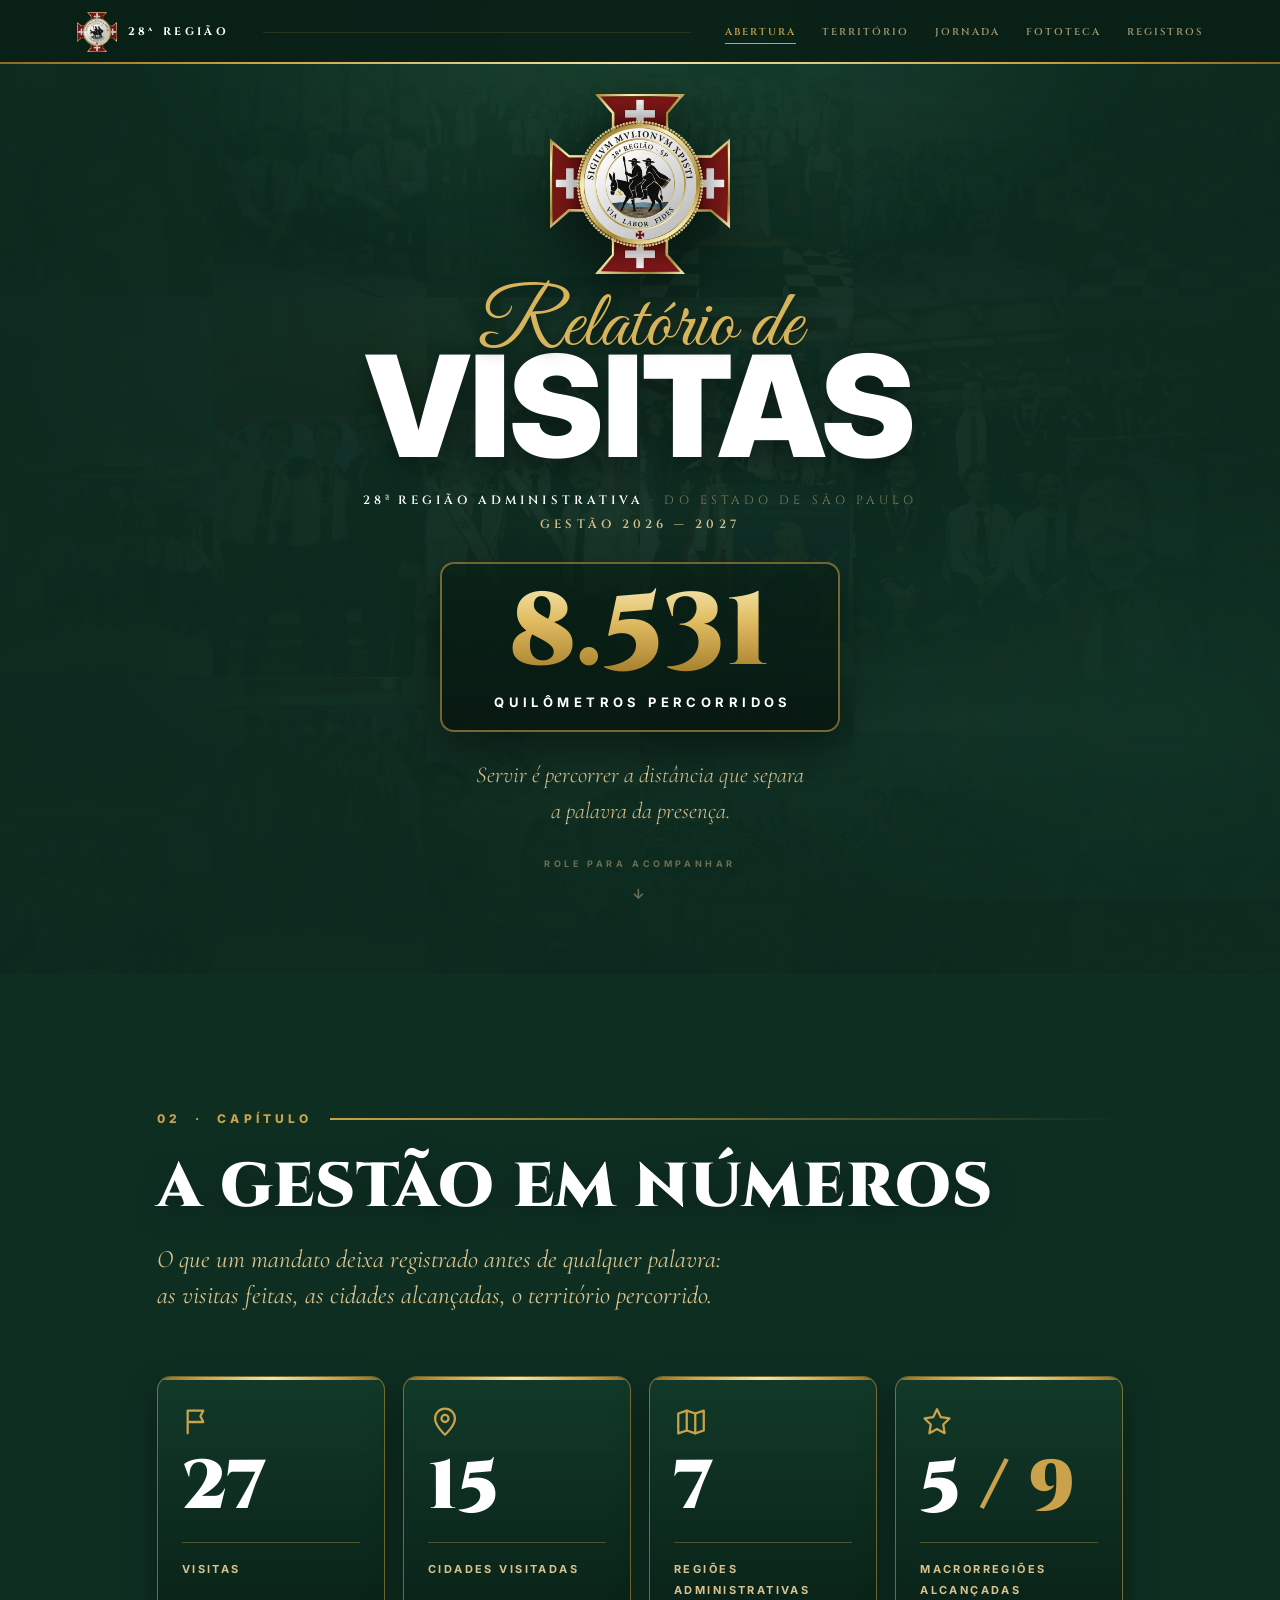
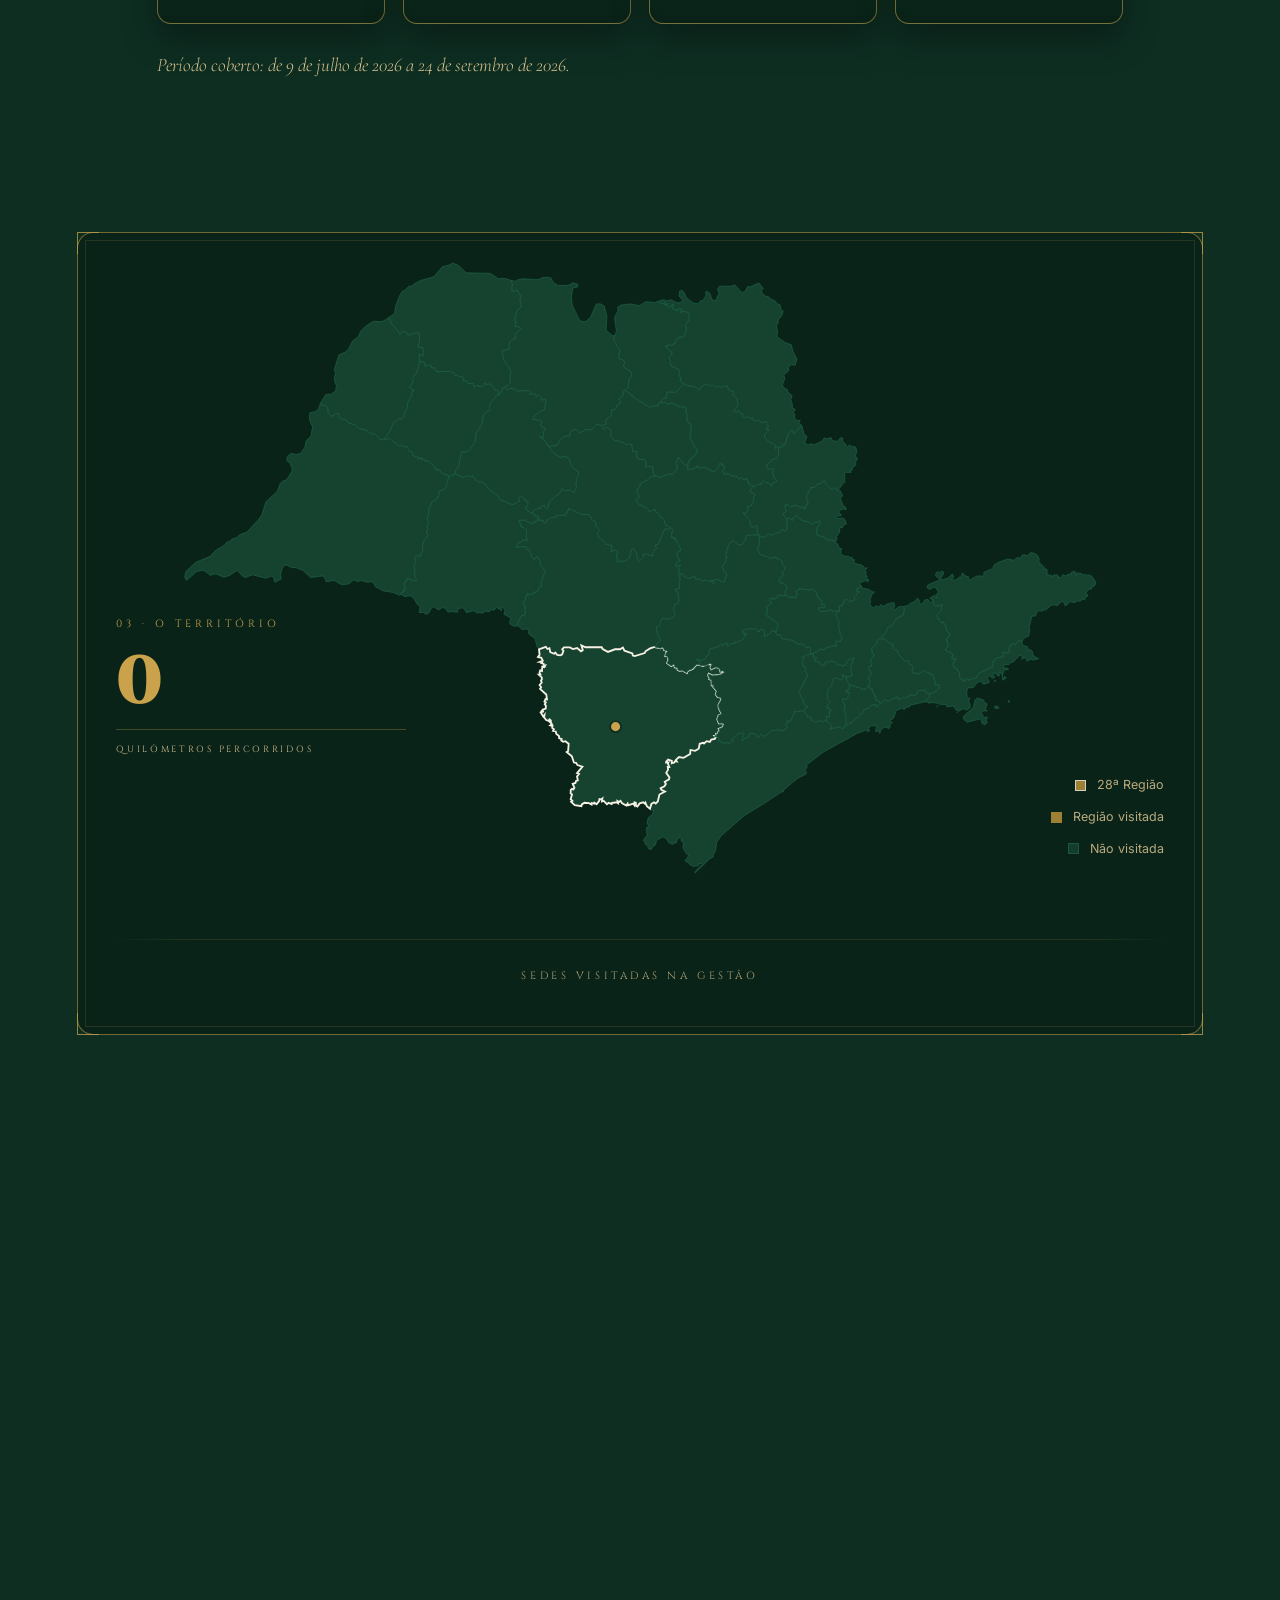
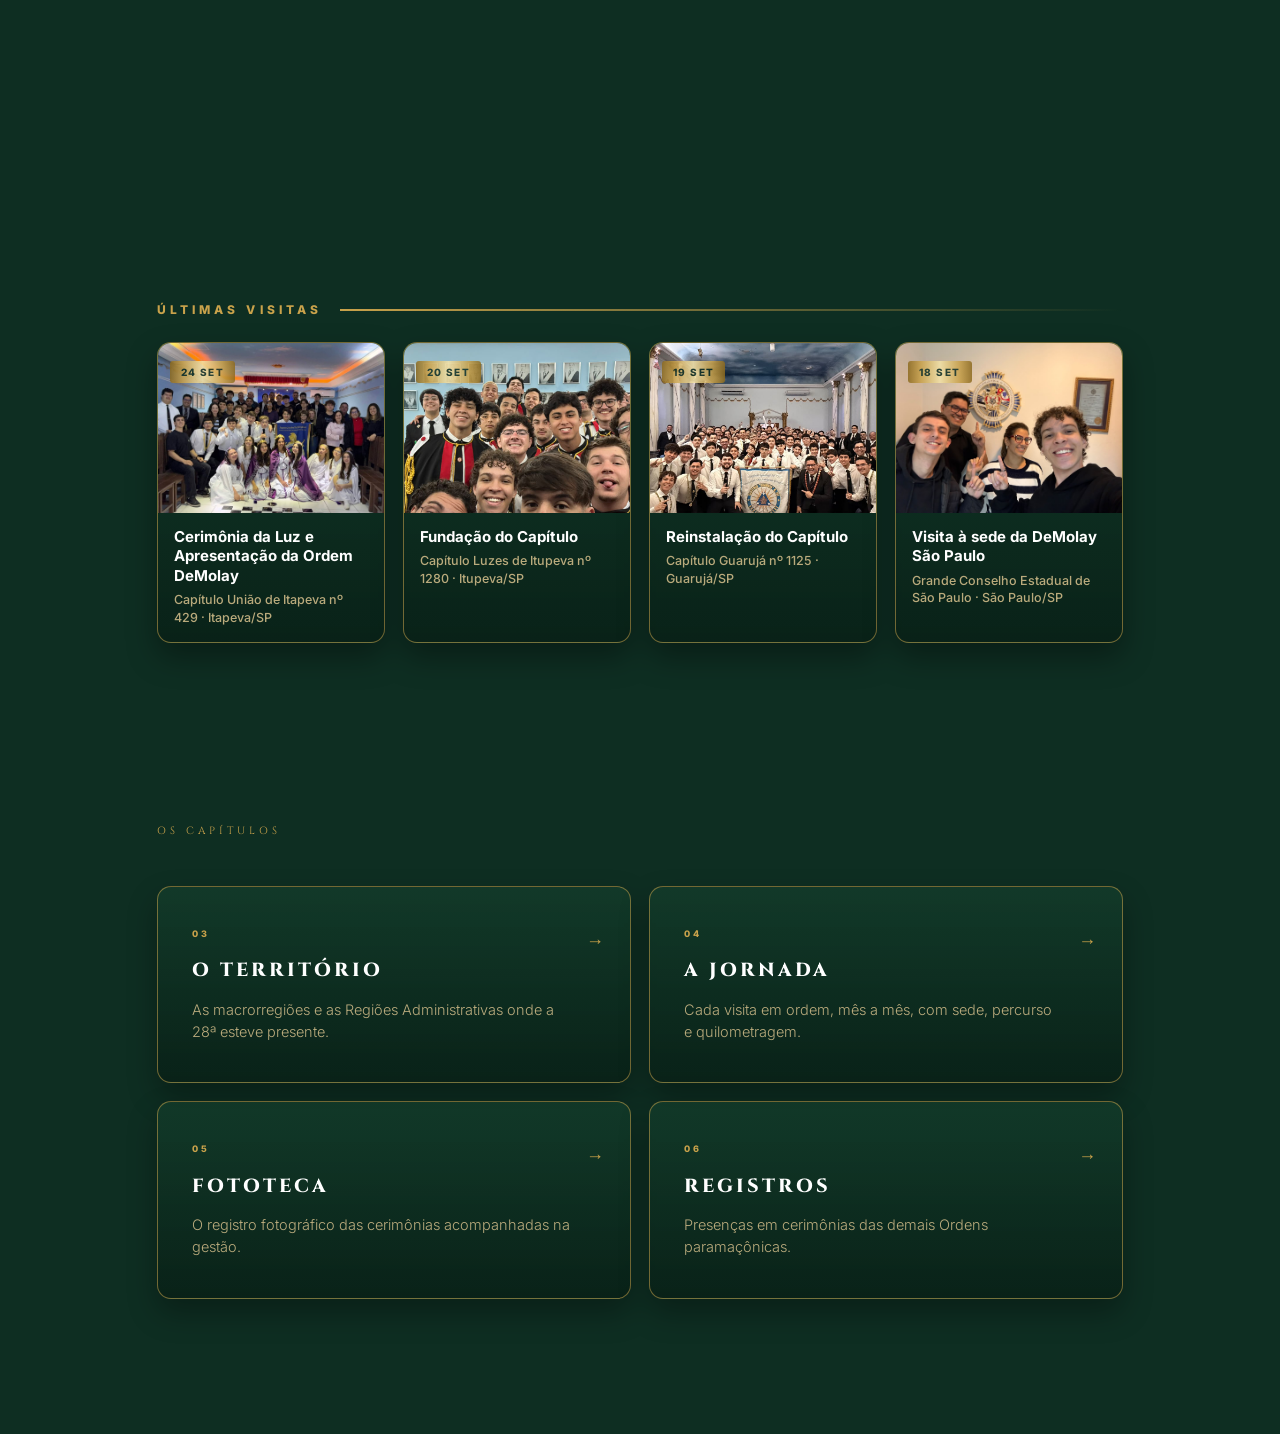
<file: index.html>
<!DOCTYPE html>
<html lang="pt-BR">
<head>
<meta charset="UTF-8">
<meta name="viewport" content="width=device-width, initial-scale=1.0">
<title>Relatório de Visitas — 28ª Região Administrativa do Estado de São Paulo</title>
<meta name="description" content="Relatório de visitas do Mestre Conselheiro Regional da 28ª Região Administrativa do Estado de São Paulo — Ordem DeMolay, gestão 2026/2027.">
<link rel="preconnect" href="https://fonts.googleapis.com">
<link rel="preconnect" href="https://fonts.gstatic.com" crossorigin>
<link href="https://fonts.googleapis.com/css2?family=Cinzel:wght@400;500;600;700;900&family=Inter:wght@400;500;600;700;800;900&family=Great+Vibes&family=Cormorant+Garamond:ital,wght@0,300;0,400;0,500;1,300;1,400&family=EB+Garamond:ital,wght@0,400;0,500;1,400&display=swap" rel="stylesheet">
<link rel="stylesheet" href="estilo.css?v=2026-09-25f">
<link rel="stylesheet" href="estilo-v2.css?v=2026-09-25f">
</head>
<body>

<main>

  <!-- 01 — ABERTURA -->
  <section class="capitulo" id="abertura">
    <div class="marca-dagua" data-marca aria-hidden="true"></div>
    <div class="mosaico" data-mosaico aria-hidden="true"></div>

    <img class="emblema-capa" src="emblema/emblema-28-regiao-640.webp" alt="Emblema da 28ª Região" width="640" height="640">
    <h1 class="titulo-capa"><span class="sc">Relatório de</span><span class="gd">VISITAS</span></h1>

    <p class="gabinete">
      <span class="gabinete-regiao">28<span class="ord">ª</span> Região Administrativa</span>
      <b>do Estado de São Paulo</b><br>
      Gestão 2026 — 2027
    </p>

    <span class="selo-fino" data-ornamento aria-hidden="true"></span>

    <div class="km-quadro">
      <p class="numeral" data-contador aria-label="quilômetros percorridos">0</p>
      <p class="unidade">quilômetros percorridos</p>
    </div>

    <p class="epigrafe">
      Servir é percorrer a distância que separa a palavra da presença.
    </p>

    <p class="desca">Role para acompanhar<em>↓</em></p>
  </section>

  <!-- 02 — A GESTÃO EM NÚMEROS -->
  <section class="capitulo" id="numeros" data-capitulo="numeros">
    <div class="painel" data-painel></div>
    <p class="nota" data-nota-periodo></p>
  </section>

  <!-- 03 — O TERRITÓRIO -->
  <section class="capitulo" id="mapa" aria-label="O território">
    <div class="palco">
      <div class="quadro">
        <svg class="mapa-svg" data-mapa role="img"
             aria-label="Mapa das Regiões Administrativas do Estado de São Paulo, com as regiões visitadas destacadas."></svg>
        <div class="hud">
          <p class="rotulo">03 · O Território</p>
          <b class="km" data-km-mapa>0</b>
          <span class="km-rot">quilômetros percorridos</span>
          <p class="marco" data-marco></p>
        </div>
        <ul class="legenda">
          <li><i class="l-propria"></i>28ª Região</li>
          <li><i class="l-acesa"></i>Região visitada</li>
          <li><i class="l-fria"></i>Não visitada</li>
        </ul>
        <div class="faixa" data-faixa>
          <p class="titulo">Sedes visitadas na gestão</p>
        </div>
      </div>
    </div>
  </section>

  <!-- Últimas visitas: depois do mapa, fecha o percurso com as visitas mais recentes -->
  <section class="capitulo" id="ultimas-visitas">
    <div class="ultimas" data-ultimas></div>
  </section>

  <section class="capitulo" id="paginas">
    <p class="rotulo">Os capítulos</p>
    <ul class="cartoes-nav" data-cartoes></ul>
  </section>

  <section class="capitulo" id="rodape" data-rodape></section>

  <!-- Existe apenas no papel. Na tela, a vitrine não carrega critérios
       de exclusão nem marcadores de conferência: ali eles leem como
       insegurança. No documento impresso, são o que dá lastro.
       Com o site em páginas, um Ctrl+P na abertura passa a render o
       documento com o anexo no fim. -->
  <section id="anexo-tecnico">
    <h2>Anexo técnico</h2>

    <h3>Definição de sede</h3>
    <p><b>Sede</b> é a organização local vinculada ao evento — Capítulo, Castelo,
    Bethel, Priorado. Nem todo evento tem uma: congressos estaduais e nacionais,
    desfiles e participações institucionais ou cívicas acontecem sem organização
    vinculada. Nesses casos o relatório não registra sede, e as páginas
    simplesmente omitem a linha — no cartão do evento, na página da região, na
    fototeca e na esteira de sedes visitadas.</p>

    <h3>Eventos locais</h3>
    <p>Evento realizado na própria cidade do MCR (Itapeva) não gera quilometragem:
    não há deslocamento a registrar. A regra vale <b>a partir de 07/09/2026</b>;
    os registros anteriores, lançados com os 10 km fixos de rodagem urbana, foram
    mantidos como estavam para não reescrever o histórico.</p>

    <h3>Quilometragem exata fornecida pelo MCR</h3>
    <p>A partir desta atualização, o MCR passou a informar a <b>quilometragem
    exata total</b> de cada viagem, que substitui o cálculo por soma de trechos
    mais taxa de rodagem urbana — regra antiga, mantida abaixo apenas para
    explicar as viagens já registradas e não revisadas.</p>
    <table>
      <thead><tr><th>Data</th><th>Trajeto</th><th>Km exato informado</th></tr></thead>
      <tbody>
        <tr><td>11/07/2026</td><td>Itapeva → Capão Bonito → Itapeva</td><td>142 km</td></tr>
        <tr><td>17/07/2026</td><td>Itapeva → São Carlos</td><td>357 km</td></tr>
        <tr><td>18/07/2026</td><td>São Carlos → Araraquara → Ilha Solteira</td><td>472 km</td></tr>
        <tr><td>19/07/2026</td><td>Ilha Solteira → Araraquara → São Carlos → Itapeva</td><td>815 km</td></tr>
        <tr><td>15/08/2026</td><td>Itapeva → Campinas → Itapeva</td><td>564 km</td></tr>
        <tr><td>21 a 23/08/2026</td><td>Itapeva → Campo Grande → Itapeva</td><td>2.146 km</td></tr>
        <tr><td>29/08/2026</td><td>Itapeva → Itararé → Itapeva</td><td>134 km (reaproveitado do trajeto de 08/08/2026)</td></tr>
        <tr><td>07/09/2026</td><td>Itapeva → São Paulo → Itapeva</td><td>480 km</td></tr>
        <tr><td>18 a 20/09/2026</td><td>Itapeva → São Paulo → Guarujá → Itupeva → Itapeva (viagem contínua)</td><td>981 km</td></tr>
      </tbody>
    </table>

    <h3>Como a quilometragem foi levantada</h3>
    <p>Para as viagens anteriores a 07/09/2026 e não revisadas, as distâncias entre
    cidades foram pesquisadas buscando a <b>rota rodoviária real</b> — não a
    distância em linha reta — para cada trecho percorrido de carro. Quando as
    fontes divergiam, adotou-se o valor mais recorrente.</p>
    <table>
      <thead><tr><th>Trecho</th><th>Km adotado</th><th>Fonte</th></tr></thead>
      <tbody>
        <tr><td>Itapeva ↔ Capão Bonito</td><td>63 km</td><td>Rota Mapas</td></tr>
        <tr><td>Itapeva ↔ São Carlos</td><td>338 km <b>[A CONFERIR]</b></td><td>Estimativa consolidada (Rome2Rio / Como Chegar)</td></tr>
        <tr><td>São Carlos ↔ Araraquara</td><td>44 km</td><td>Rota Mapas</td></tr>
        <tr><td>Araraquara ↔ Ilha Solteira</td><td>387 km</td><td>Rota Mapas</td></tr>
        <tr><td>Itapeva ↔ Mogi Mirim</td><td>346 km <b>[A CONFERIR]</b></td><td>Como Chegar, rota via Mogi Guaçu</td></tr>
        <tr><td>Itapeva ↔ Sorocaba</td><td>189 km</td><td>Rota Mapas</td></tr>
        <tr><td>Sorocaba ↔ Itapetininga</td><td>67 km</td><td>Como Chegar</td></tr>
        <tr><td>Itapetininga ↔ Itapeva</td><td>122 km</td><td>Rota Mapas</td></tr>
        <tr><td>Itapeva ↔ Itu</td><td>226 km</td><td>Rota Mapas</td></tr>
        <tr><td>Itu ↔ São Paulo</td><td>95 km</td><td>Rota Mapas</td></tr>
        <tr><td>São Paulo ↔ Itapeva</td><td>287 km</td><td>Rota Mapas</td></tr>
        <tr><td>Itapeva ↔ Tupã</td><td>375 km</td><td>Como Chegar</td></tr>
        <tr><td>Itapeva ↔ Itararé</td><td>57 km</td><td>A Distância Entre</td></tr>
      </tbody>
    </table>
    <p>Os dois trechos marcados <b>[A CONFERIR]</b> não retornaram fonte única e
    direta: os buscadores confundem "Itapeva" com "Itapevi" e "Itupeva", cidades
    diferentes na Grande São Paulo. O valor adotado é a estimativa mais consistente
    entre as fontes encontradas. O trecho Itapeva ↔ São Carlos deixou de ser
    pendência prática — os dias 17, 18 e 19/07/2026 já foram substituídos pelos
    valores exatos informados pelo MCR. O trecho Itapeva ↔ Mogi Mirim segue
    pendente de conferência em um serviço de rotas.</p>

    <h3>Trajetos compostos confirmados pelo MCR</h3>
    <p>Para trajetos de mais de um trecho ainda não revistos com valor exato, o MCR
    informou a distância real percorrida, que <b>substitui</b> a soma aproximada dos
    trechos individuais — a rota realmente percorrida pode divergir da soma ponto a
    ponto.</p>
    <table>
      <thead><tr><th>Trajeto</th><th>Km confirmado</th><th>Data</th></tr></thead>
      <tbody>
        <tr><td>Itapeva → Sorocaba → Itapetininga → Itapeva</td><td>387 km</td><td>01/08/2026</td></tr>
      </tbody>
    </table>
    <p>Os trajetos de 18/07 e 19/07/2026, antes listados aqui com 457 km e 789 km,
    saíram da tabela: foram substituídos pelos valores exatos informados pelo MCR
    em 07/09/2026 — 472 km e 815 km.</p>

    <h3>Taxa de rodagem urbana (regra legada)</h3>
    <p><b>Regra descontinuada em 07/09/2026</b>, quando o MCR passou a informar a
    quilometragem exata de cada viagem. Permanece aqui apenas para explicar os
    valores das viagens registradas antes dessa data e não revisadas: cada cidade
    em que houve evento somava <b>+10 km</b>, cobrindo os deslocamentos internos do
    dia — sede, hospedagem, alimentação, retorno ao ponto de partida. Cidade de
    mera passagem na rota não gerava taxa. Havendo evento em mais de uma cidade no
    mesmo dia, a taxa era somada para cada uma. Eventos na própria cidade do MCR
    não geram mais essa taxa.</p>

    <h3>Critério de contagem por dia</h3>
    <p>A quilometragem pertence ao <b>dia de deslocamento</b>, não a cada evento
    isoladamente. Em dias com mais de uma sede, o km é lançado uma única vez; as
    demais sedes compartilham o mesmo deslocamento. Eventos de vários dias na mesma
    cidade somam ida, volta e rodagem urbana uma única vez.</p>
    <p>Viagem contínua de vários dias, passando por cidades diferentes, tem o km
    total lançado no <b>primeiro dia</b>; os dias seguintes aparecem como "mesma
    viagem", sem quilometragem própria. É o caso de 18 a 20/09/2026 (São Paulo,
    Guarujá e Itupeva, 981 km).</p>

    <h3>Regiões Administrativas visitadas</h3>
    <table>
      <thead><tr><th>Região</th><th>Cidades com evento DeMolay</th><th>Evento</th><th>Datas</th></tr></thead>
      <tbody>
        <tr><td>1ª</td><td>Guarujá</td><td>Reinstalação do Capítulo Guarujá nº 1125</td><td>19/09/2026</td></tr>
        <tr><td>3ª</td><td>Campinas · Itupeva</td><td>Cerimônia de Cavaleiro Ex-Templário e Convocação; Fundação do Capítulo Luzes de Itupeva nº 1280</td><td>15/08 e 20/09/2026</td></tr>
        <tr><td>17ª</td><td>Tupã</td><td>Instalação dos Oficiais e Investidura à Legião de Honra</td><td>07/08/2026</td></tr>
        <tr><td>27ª</td><td>Mogi Mirim</td><td>45º CONAMESCO</td><td>24 a 26/07/2026</td></tr>
        <tr><td><b>28ª</b> (própria)</td><td>Itapeva · Capão Bonito · Itapetininga · Itararé</td><td>Instalações de Oficiais, Iniciação, Investidura à Legião de Honra, Cerimônia de Investidura, Cerimônia de Setembro Amarelo, Cerimônia de Admissão, Reunião Ritualística e Cerimônia da Luz e Apresentação da Ordem DeMolay</td><td>09/07, 11/07, 08/08, 16/08, 29/08, 05/09, 12/09 e 24/09/2026</td></tr>
        <tr><td>32ª</td><td>Sorocaba · Itu</td><td>Instalações de Oficiais</td><td>01/08 e 02/08/2026</td></tr>
        <tr><td>36ª</td><td>Ilha Solteira</td><td>Investidura do Grau Chevalier</td><td>18/07/2026</td></tr>
        <tr><td><i>Fora de SP — evento nacional</i></td><td>Campo Grande/MS</td><td>CNOD — Congresso Nacional da Ordem DeMolay</td><td>21 a 23/08/2026</td></tr>
      </tbody>
    </table>
    <p>São <b>sete</b> Regiões Administrativas visitadas dentro de São Paulo,
    incluída a 28ª, própria. O CNOD é evento oficial da Ordem DeMolay, mas fica
    fora desse total por não pertencer à divisão administrativa do GCESP — daí a
    última linha, registrada à parte.</p>

    <h3>Visitas que não contam para o total de regiões</h3>
    <table>
      <thead><tr><th>Cidade</th><th>Região</th><th>Motivo</th><th>Data</th></tr></thead>
      <tbody>
        <tr><td>São Carlos</td><td>14ª</td><td>Evento da Ordem das Filhas de Jó, não da Ordem DeMolay</td><td>17 e 19/07/2026</td></tr>
        <tr><td>Araraquara</td><td>14ª</td><td>Cidade de passagem na rota, sem evento</td><td>18 e 19/07/2026</td></tr>
        <tr><td>São Paulo</td><td>2ª</td><td>Visita institucional à sede do Grande Conselho Estadual</td><td>03/08 e 18/09/2026</td></tr>
        <tr><td>São Paulo (Sambódromo do Anhembi)</td><td>2ª</td><td>Desfile cívico da Independência do Brasil — participação institucional, sem vínculo com capítulo, Priorado ou Castelo</td><td>07/09/2026</td></tr>
      </tbody>
    </table>

    <h3>Pendências</h3>
    <table>
      <thead><tr><th>Item</th><th>Onde afeta</th></tr></thead>
      <tbody>
        <tr><td>Distância Itapeva ↔ Mogi Mirim (346 km)</td><td>45º CONAMESCO, 24 a 26/07/2026</td></tr>
      </tbody>
    </table>

    <h3>Fontes</h3>
    <p>Divisão administrativa oficial do Grande Conselho Estadual da Ordem DeMolay
    do Estado de São Paulo — Ato nº 001-2022-2024, de 04/08/2022. Geometria das
    Regiões Administrativas e nomes de sede extraídos dos mapas oficiais do GCESP
    ("01 — Capítulos DeMolay São Paulo" e "04 — Castelos DeMolay São Paulo").</p>
  </section>

</main>

<script src="cartografia.js?v=2026-09-25f"></script>
<script src="assinatura.js?v=2026-09-25f"></script>
<script src="dados.js?v=2026-09-25f"></script>
<script src="comum.js?v=2026-09-25f"></script>
<script>
montarMoldura('inicio');

document.querySelector('[data-marca]').innerHTML = MARCA_DAGUA;
document.querySelector('[data-ornamento]').innerHTML = LOSANGO;

/* 02 — A gestão em números.
   Apresentação editorial: número grande, fio, versalete. Sem caixas.
   A quilometragem não entra aqui: ela é a abertura inteira, e
   repeti-la logo abaixo esvaziaria o efeito. */
const secNumeros = document.getElementById('numeros');
secNumeros.insertAdjacentHTML('afterbegin',
  abreCapitulo('numeros',
    'O que um mandato deixa registrado antes de qualquer palavra: ' +
    'as visitas feitas, as cidades alcançadas, o território percorrido.'));

/* Quatro indicadores, do mais concreto ao mais amplo: o que se fez,
   onde, e até onde isso chegou no mapa. "Dias de atividade" e "sedes
   distintas" saíram: o primeiro media o calendário, não o trabalho, e
   o segundo deixou de ser somável quando passaram a existir eventos
   sem organização vinculada — congressos, desfiles, participações
   institucionais. */
const INDICADORES = [
  { valor: DIAG.eventos,  rotulo:'Visitas' },
  { valor: DIAG.cidades,  rotulo:'cidades visitadas' },
  { valor: DIAG.regioesVisitadas.length, rotulo:'Regiões Administrativas' },
  { valor: DIAG.macros + '<span> / ' + DIAG.macrosTotal + '</span>',
    rotulo:'macrorregiões alcançadas' }
];
/* v2: um ícone por indicador (traço dourado, sem preenchimento). */
const ICONES = [
  '<path d="M4 20V4m0 0h11l-2 4 2 4H4"/>',                                   // bandeira: visitas
  '<path d="M12 21s-7-6.2-7-11.5A7 7 0 0 1 19 9.5C19 14.8 12 21 12 21z"/><circle cx="12" cy="9.5" r="2.5"/>', // pino: cidades
  '<path d="M3 6l6-2 6 2 6-2v14l-6 2-6-2-6 2z"/><path d="M9 4v14M15 6v14"/>', // mapa: regiões
  '<path d="M12 3l2.7 5.6 6.1.9-4.4 4.3 1 6.1L12 17l-5.4 2.9 1-6.1L3.2 9.5l6.1-.9z"/>' // estrela: macros
];
INDICADORES.forEach((ind, k) => ind.ico = '<svg class="ico" viewBox="0 0 24 24" fill="none" ' +
  'stroke="currentColor" stroke-width="1.6" stroke-linejoin="round" stroke-linecap="round">' + ICONES[k] + '</svg>');
document.querySelector('[data-painel]').innerHTML = INDICADORES.map(i =>
  '<div class="indicador" data-indicador>' + i.ico +
    '<b class="valor">' + i.valor + '</b>' +
    '<span class="rotulo-i">' + i.rotulo + '</span>' +
  '</div>').join('');

document.querySelector('[data-nota-periodo]').textContent =
  'Período coberto: de ' + porExtenso(DIAG.primeiraData) +
  ' a ' + porExtenso(DIAG.ultimaData) + '.';

/* Menu em cartões — mesma fonte da barra do topo, menos a própria home. */
document.querySelector('[data-cartoes]').innerHTML = NAVEGACAO
  .filter(p => p.id !== 'inicio')
  .map(p =>
    '<li><a class="cartao-nav" href="' + p.arquivo + '" data-cartao>' +
      '<span class="cartao-num">' + p.num + '</span>' +
      '<span class="cartao-titulo">' + p.titulo + '</span>' +
      '<span class="cartao-resumo">' + p.resumo + '</span>' +
      '<span class="cartao-seta">→</span>' +
    '</a></li>').join('');

/* v2 — mosaico de capas atrás da abertura e as quatro últimas visitas. */
const comFoto = EVENTOS.filter(e => e.fotos && e.fotos.length);
const capaDe = e => (e.fotos.find(f => f.capa) || e.fotos[0]).arquivo;
document.querySelector('[data-mosaico]').innerHTML = comFoto.slice(-18)
  .map(e => '<img src="' + escapar(capaDe(e)) + '" alt="" loading="lazy">').join('');

const ultimas = [...EVENTOS].sort((a, b) => b.data.localeCompare(a.data)).slice(0, 4);
const MESES_CURTOS = ['jan','fev','mar','abr','mai','jun','jul','ago','set','out','nov','dez'];
document.querySelector('[data-ultimas]').innerHTML =
  '<h2>Últimas visitas</h2><ul>' + ultimas.map(e => {
    const [, m, d] = e.data.split('-');
    const ft = (e.fotos && e.fotos.length)
      ? '<div class="ft" style="background-image:url(&quot;' + escapar(capaDe(e)) + '&quot;)">'
      : '<div class="ft sem">' + SELO;
    return '<li class="ult"><a href="timeline.html" style="text-decoration:none;color:inherit">' + ft +
             '<span class="dt">' + Number(d) + ' ' + MESES_CURTOS[Number(m) - 1] + '</span></div>' +
             '<div class="tx"><b>' + escapar(e.evento) + '</b>' +
             '<span>' + escapar(e.sede || e.cidade) + ' · ' + escapar(e.cidade) + '/' + uf(e) + '</span></div>' +
           '</a></li>';
  }).join('') + '</ul>';

montarRodape(document.querySelector('[data-rodape]'));

/* O contador da abertura dispara ao entrar em cena. */
new IntersectionObserver((ent, obs) => {
  ent.forEach(en => {
    if (!en.isIntersecting) return;
    contarAte(en.target, DIAG.kmTotal, 2600);
    obs.unobserve(en.target);
  });
}, { threshold:.3 }).observe(document.querySelector('[data-contador]'));

revelar('[data-indicador],[data-cartao]');
</script>
<script src="mapa.js?v=2026-09-25f"></script>
</body>
</html>
</file>
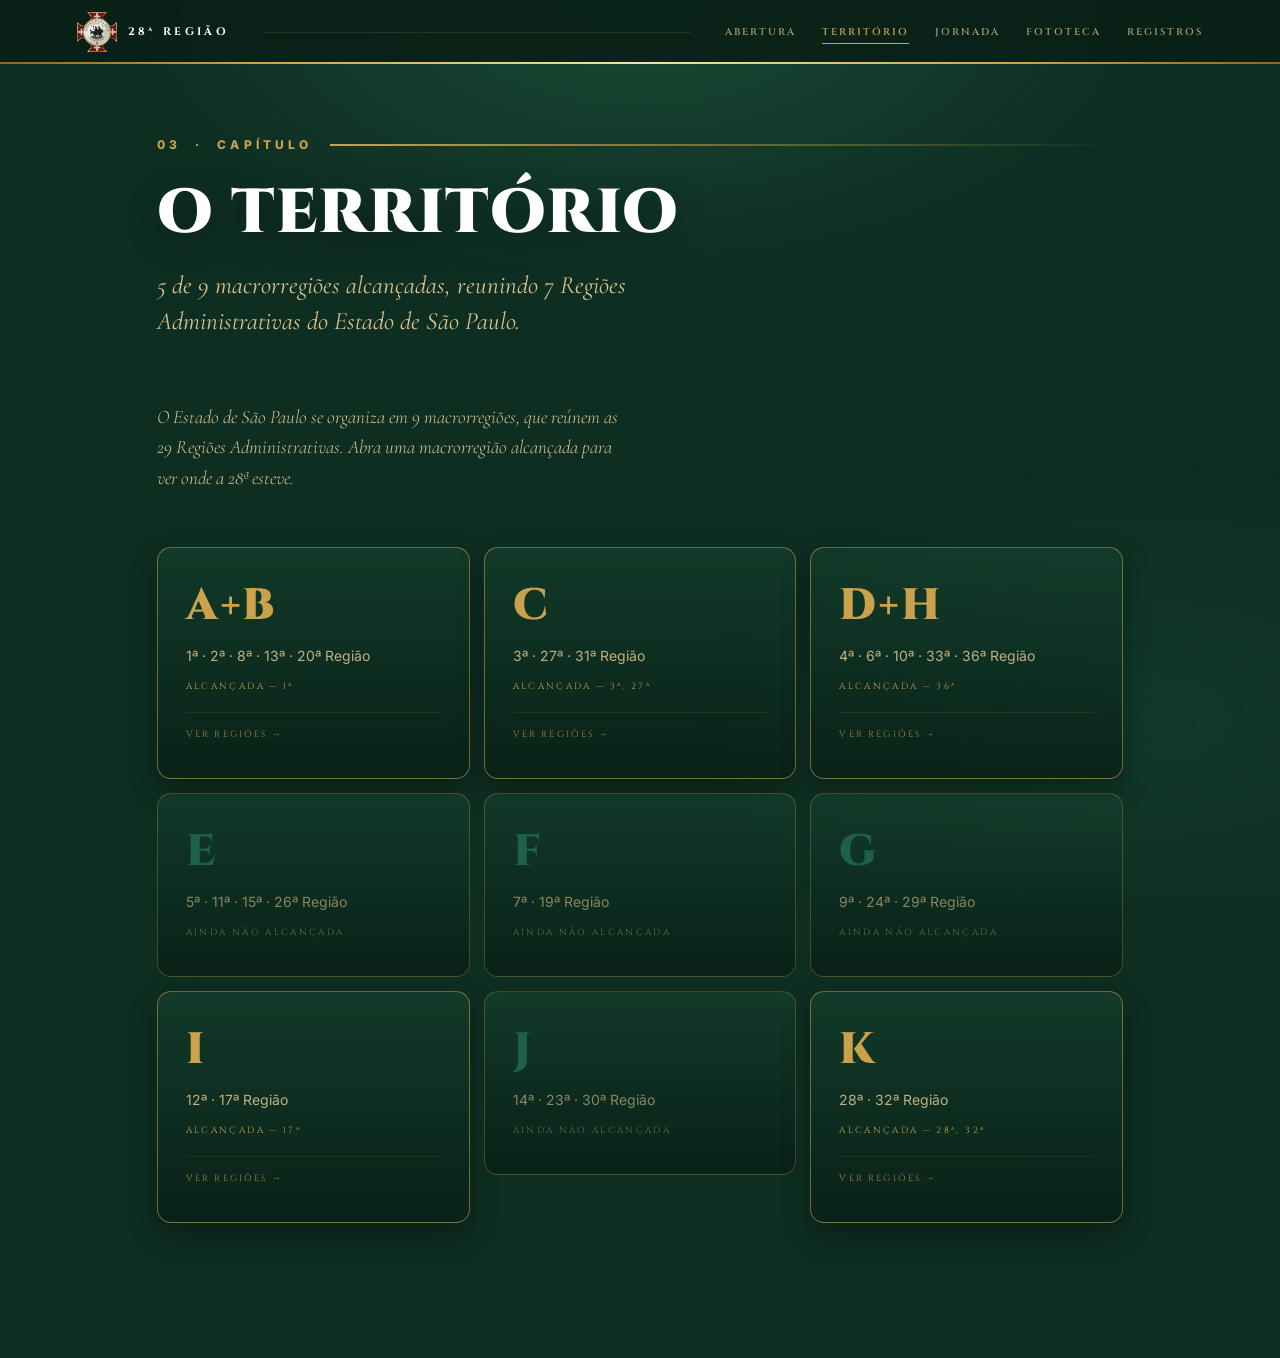
<file: alcance.html>
<!DOCTYPE html>
<html lang="pt-BR">
<head>
<meta charset="UTF-8">
<meta name="viewport" content="width=device-width, initial-scale=1.0">
<title>O Território — MCR 28ª Região Administrativa</title>
<meta name="description" content="As macrorregiões e as Regiões Administrativas do Estado de São Paulo onde a 28ª Região esteve presente na gestão 2026/2027.">
<link rel="preconnect" href="https://fonts.googleapis.com">
<link rel="preconnect" href="https://fonts.gstatic.com" crossorigin>
<link href="https://fonts.googleapis.com/css2?family=Cinzel:wght@400;500;600;700;900&family=Inter:wght@400;500;600;700;800;900&family=Great+Vibes&family=Cormorant+Garamond:ital,wght@0,300;0,400;0,500;1,400&family=EB+Garamond:ital,wght@0,400;0,500;1,400&display=swap" rel="stylesheet">
<link rel="stylesheet" href="estilo.css?v=2026-09-25f">
<link rel="stylesheet" href="estilo-v2.css?v=2026-09-25f">
</head>
<body>

<main>
  <section class="capitulo" id="territorio">
    <p class="nota" data-nota-macros></p>
    <ul class="macros" data-macros></ul>
    <div class="detalhe" data-detalhe aria-live="polite"></div>
  </section>

  <section class="capitulo" id="rodape" data-rodape></section>
</main>

<script src="dados.js?v=2026-09-25f"></script>
<script src="comum.js?v=2026-09-25f"></script>
<script>
montarMoldura('territorio');

document.getElementById('territorio').insertAdjacentHTML('afterbegin',
  abreCapitulo('territorio',
    DIAG.macros + ' de ' + DIAG.macrosTotal + ' macrorregiões alcançadas, ' +
    'reunindo ' + DIAG.regioesVisitadas.length +
    ' Regiões Administrativas do Estado de São Paulo.'));

document.querySelector('[data-nota-macros]').textContent =
  'O Estado de São Paulo se organiza em ' + DIAG.macrosTotal +
  ' macrorregiões, que reúnem as ' +
  Object.values(MACROS).reduce((t, g) => t + g.length, 0) +
  ' Regiões Administrativas. Abra uma macrorregião alcançada para ver onde a 28ª esteve.';

const listaMacros = document.querySelector('[data-macros]');
const detalheEl = document.querySelector('[data-detalhe]');

/* Só as macrorregiões alcançadas viram botão: clicar numa que não foi
   visitada não teria o que abrir, e um botão que não faz nada é pior
   que nenhum botão. */
listaMacros.innerHTML = Object.keys(MACROS).map(g => {
  const acesa = DIAG.macrosAcesas.includes(g);
  const regioes = MACROS[g].map(r => r + 'ª').join(' · ');
  const visitadas = MACROS[g].filter(r => DIAG.regioesVisitadas.includes(r));
  const miolo =
    '<b class="letra">' + g + '</b>' +
    '<p class="regioes">' + regioes + ' Região</p>' +
    '<p class="estado">' + (acesa
       ? 'Alcançada — ' + visitadas.map(r => r + 'ª').join(', ')
       : 'Ainda não alcançada') + '</p>' +
    (acesa ? '<span class="abrir">Ver regiões →</span>' : '');
  return '<li>' + (acesa
    ? '<button class="macro acesa" data-macro data-g="' + g +
      '" aria-expanded="false" aria-controls="detalhe-territorio">' + miolo + '</button>'
    : '<div class="macro" data-macro>' + miolo + '</div>') + '</li>';
}).join('');

let macroAberta = null;

function visitasDaRegiao(ra){
  return EVENTOS.filter(e => e.ra === ra);
}

function desenharDetalhe(){
  if (!macroAberta){ detalheEl.innerHTML = ''; return; }
  const visitadas = MACROS[macroAberta].filter(r => DIAG.regioesVisitadas.includes(r));

  /* Cada região é um link de verdade, não um painel que abre: a página
     da região tem endereço próprio e pode ser compartilhada sozinha. */
  const links = visitadas.map(ra => {
    const lista = visitasDaRegiao(ra);
    const km = lista.reduce((t, e) => t + e.km, 0);
    const cidades = [...new Set(lista.map(e => e.cidade))];
    return '<li><a class="regiao-cartao" href="regiao.html?ra=' + ra + '">' +
             '<span class="regiao-nome">' + ra + 'ª Região Administrativa</span>' +
             '<span class="regiao-meta">' + lista.length +
               (lista.length > 1 ? ' visitas' : ' visita') +
               ' · ' + cidades.length + (cidades.length > 1 ? ' cidades' : ' cidade') +
               (km ? ' · ' + nf.format(km) + ' km' : '') + '</span>' +
             '<span class="regiao-cidades">' + escapar(cidades.join(' · ')) + '</span>' +
             '<span class="cartao-seta">→</span>' +
           '</a></li>';
  }).join('');

  /* O painel abre DENTRO da grade, logo abaixo da linha da caixa clicada
     (ocupando a largura toda), em vez de ir para o fim da lista. */
  const linha = document.createElement('li');
  linha.className = 'detalhe-linha';
  linha.style.gridColumn = '1 / -1';
  linha.innerHTML =
    '<div class="painel-detalhe" id="detalhe-territorio">' +
      '<p class="detalhe-titulo">Macrorregião ' + macroAberta + '</p>' +
      '<p class="detalhe-sub">Escolha uma Região Administrativa para ver as visitas e o registro fotográfico</p>' +
      '<ul class="regioes-cartoes">' + links + '</ul>' +
    '</div>';
  const itens = [...listaMacros.children].filter(li => !li.classList.contains('detalhe-linha'));
  const idx = itens.findIndex(li => li.querySelector('[data-g="' + macroAberta + '"]'));
  const colunas = getComputedStyle(listaMacros).gridTemplateColumns.split(' ').length || 1;
  const fimDaLinha = Math.min(itens.length - 1, Math.floor(idx / colunas) * colunas + colunas - 1);
  itens[fimDaLinha].after(linha);
  linha.scrollIntoView({ behavior: calmo ? 'auto' : 'smooth', block: 'nearest' });
}

listaMacros.addEventListener('click', e => {
  const b = e.target.closest('button.macro');
  if (!b) return;
  const g = b.dataset.g;
  macroAberta = (macroAberta === g) ? null : g;   // clicar de novo fecha
  listaMacros.querySelectorAll('button.macro').forEach(x =>
    x.setAttribute('aria-expanded', String(x.dataset.g === macroAberta)));
  listaMacros.querySelectorAll('.detalhe-linha').forEach(li => li.remove());
  desenharDetalhe();
});

montarRodape(document.querySelector('[data-rodape]'));
revelar('[data-macro]');
</script>
</body>
</html>
</file>
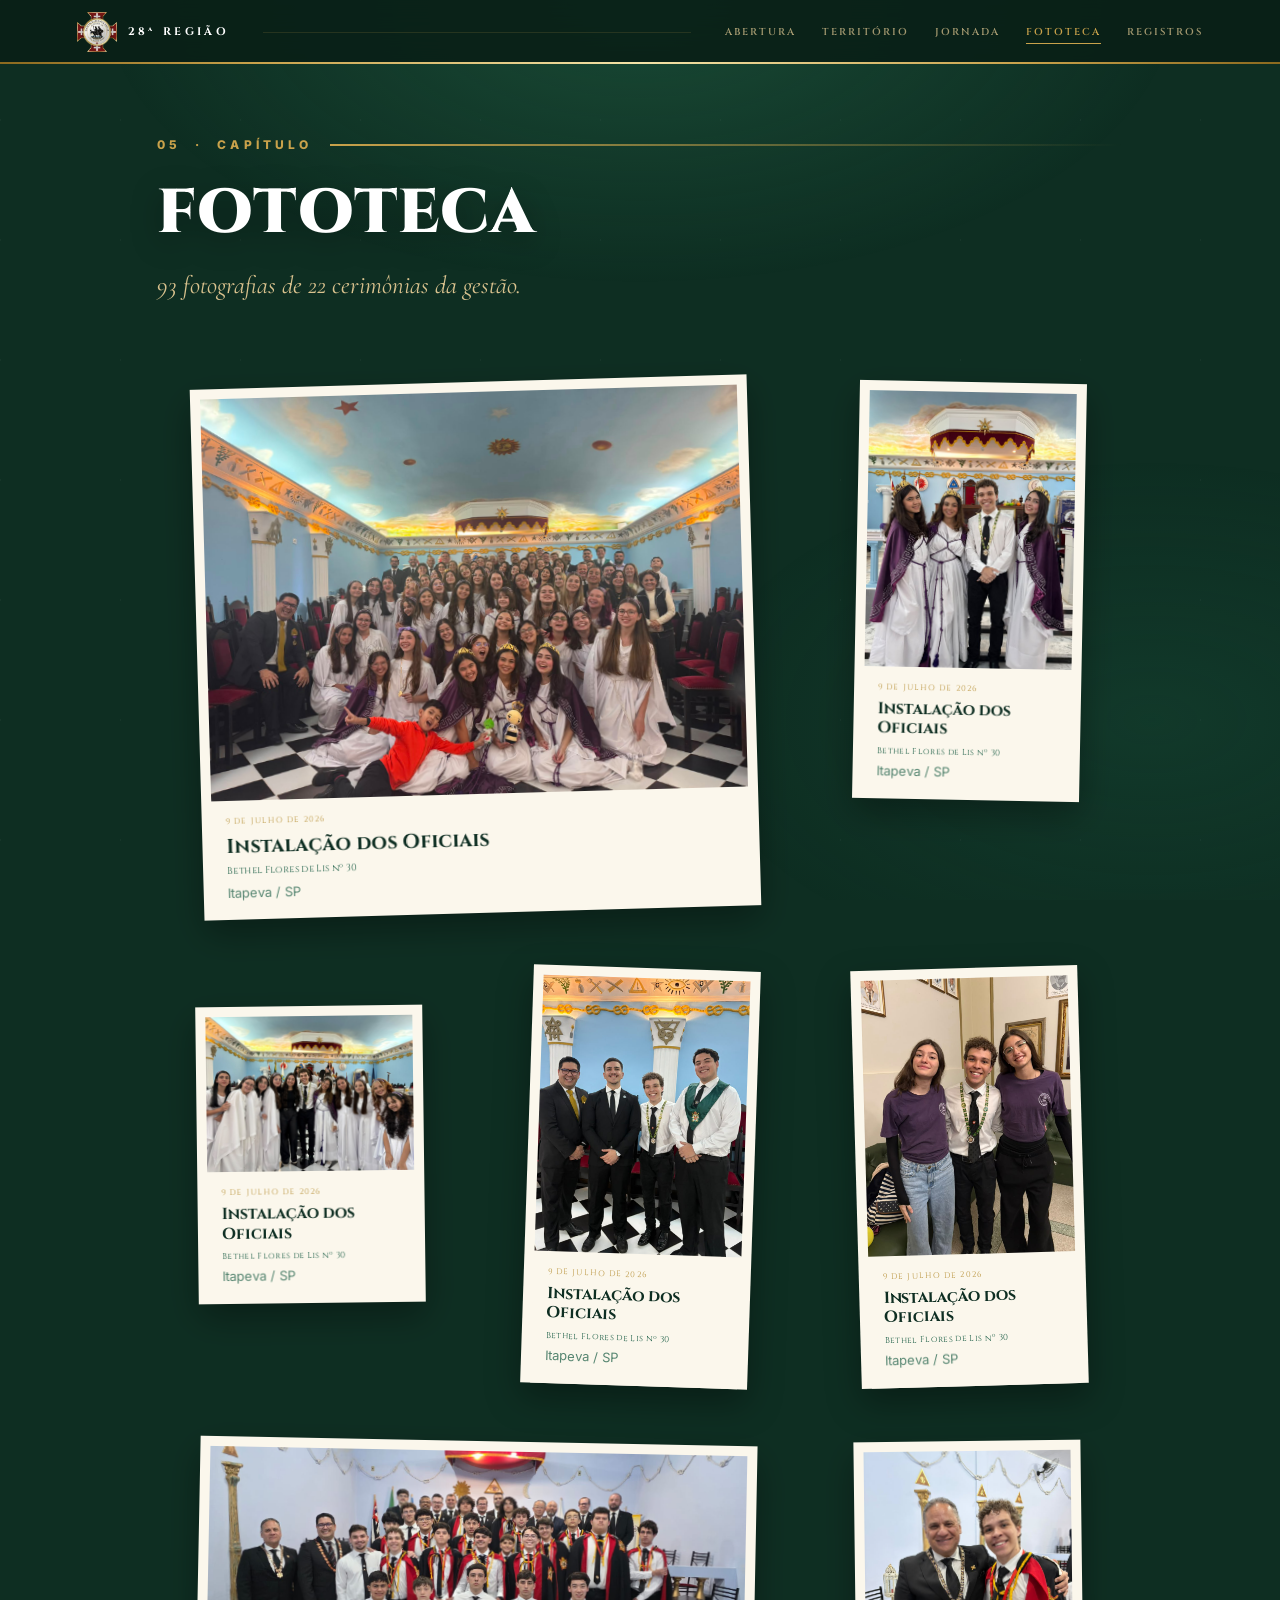
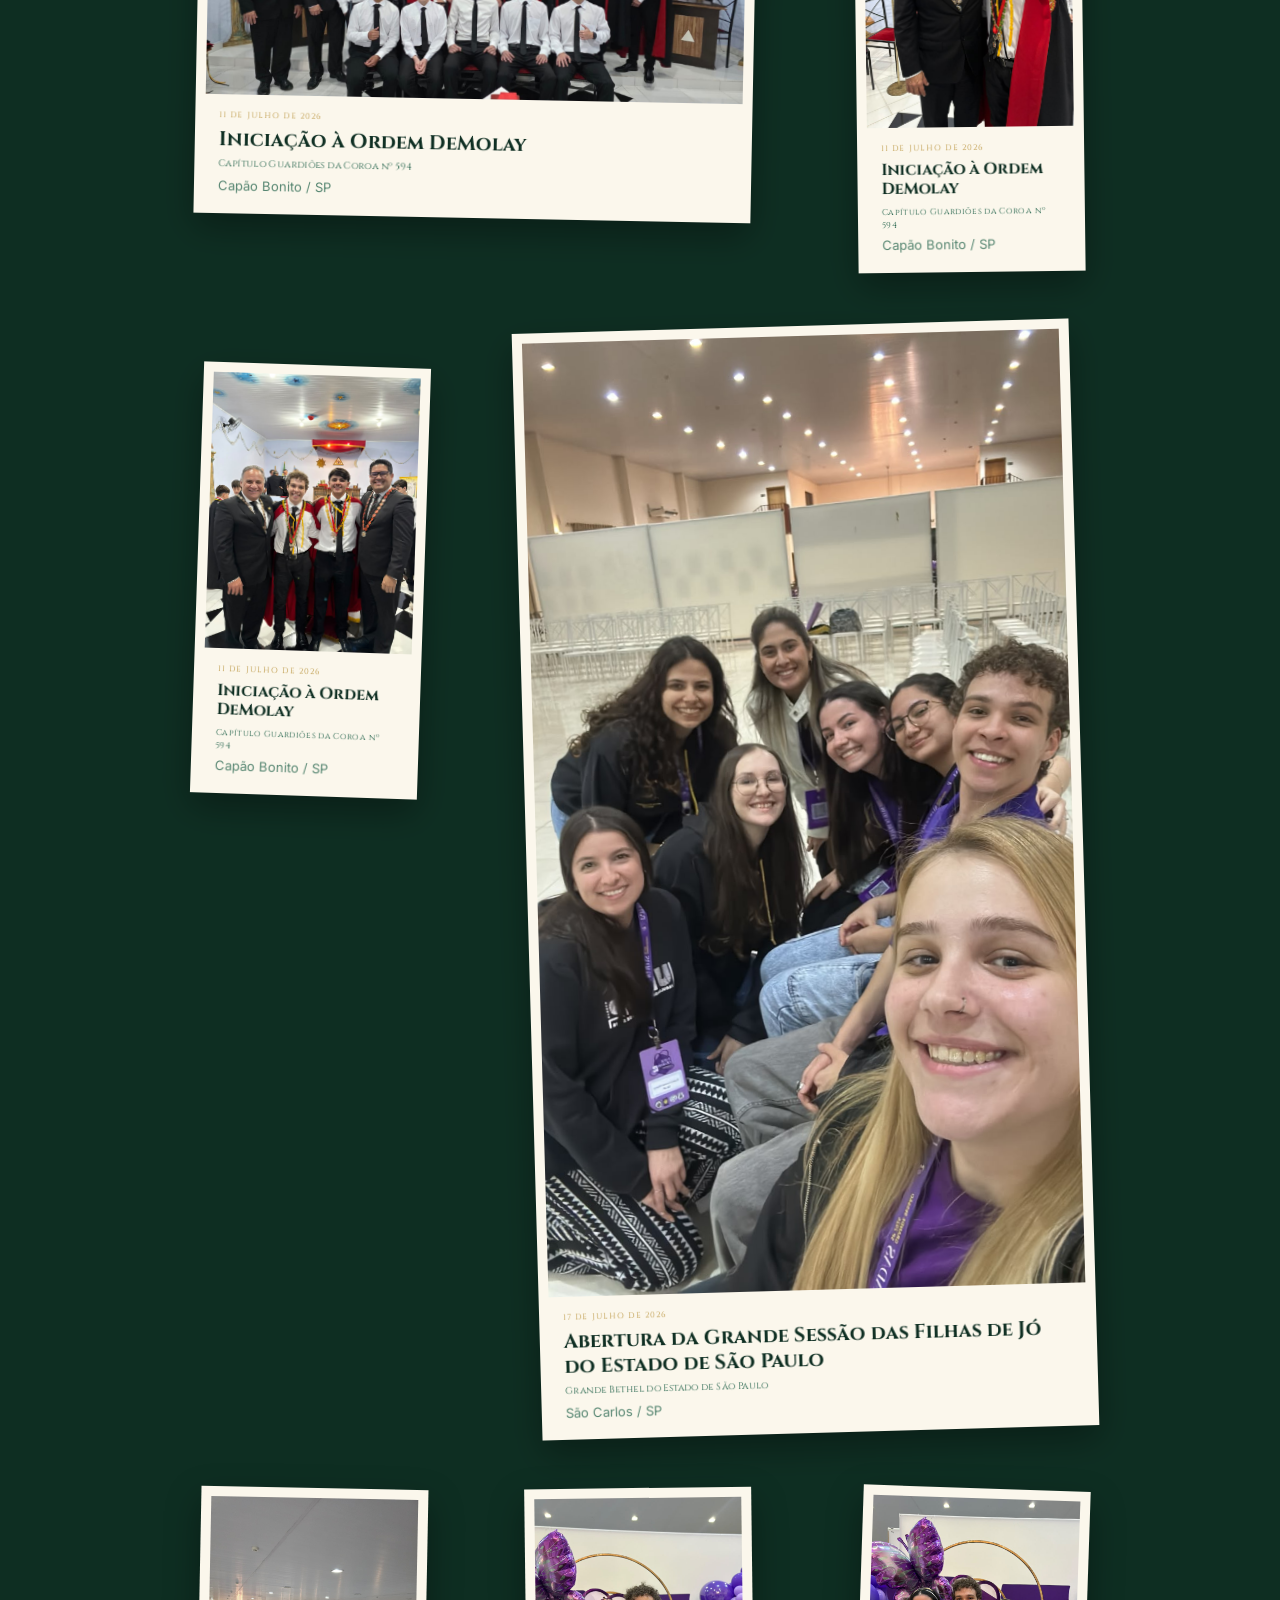
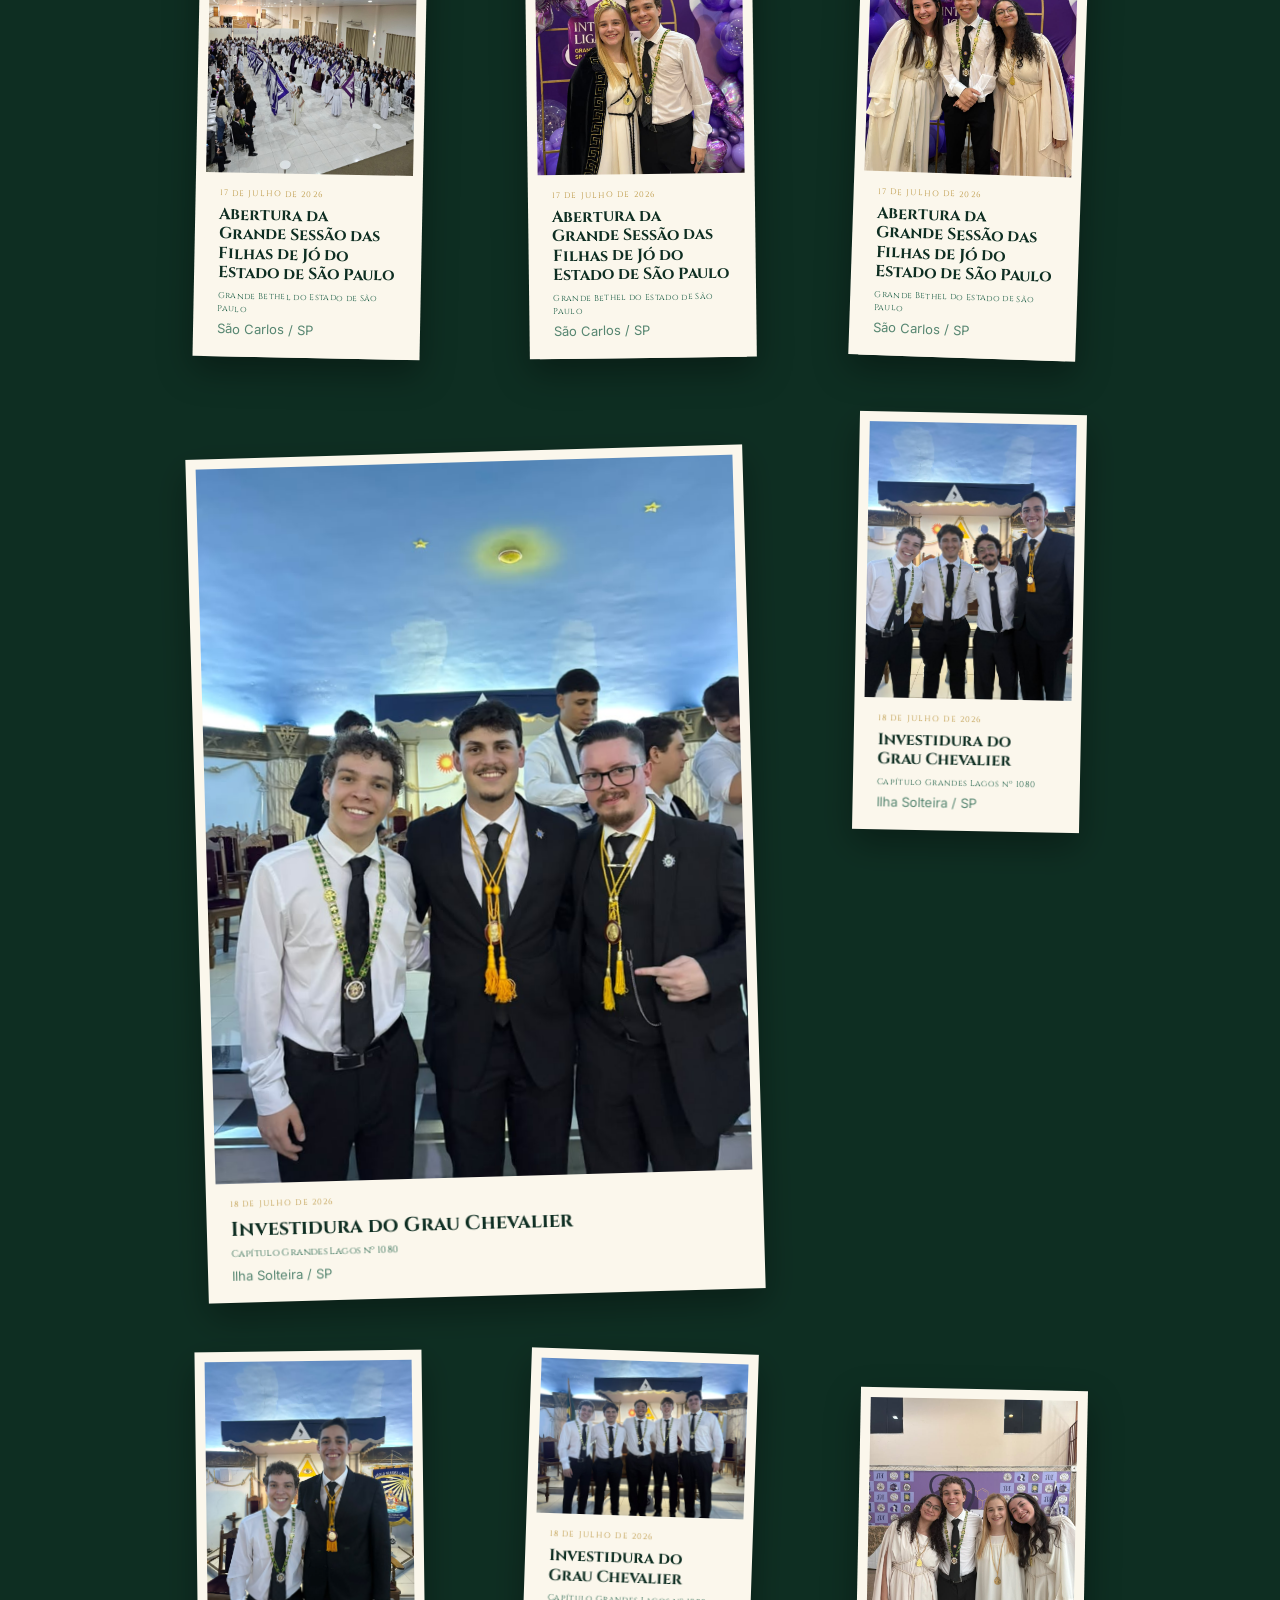
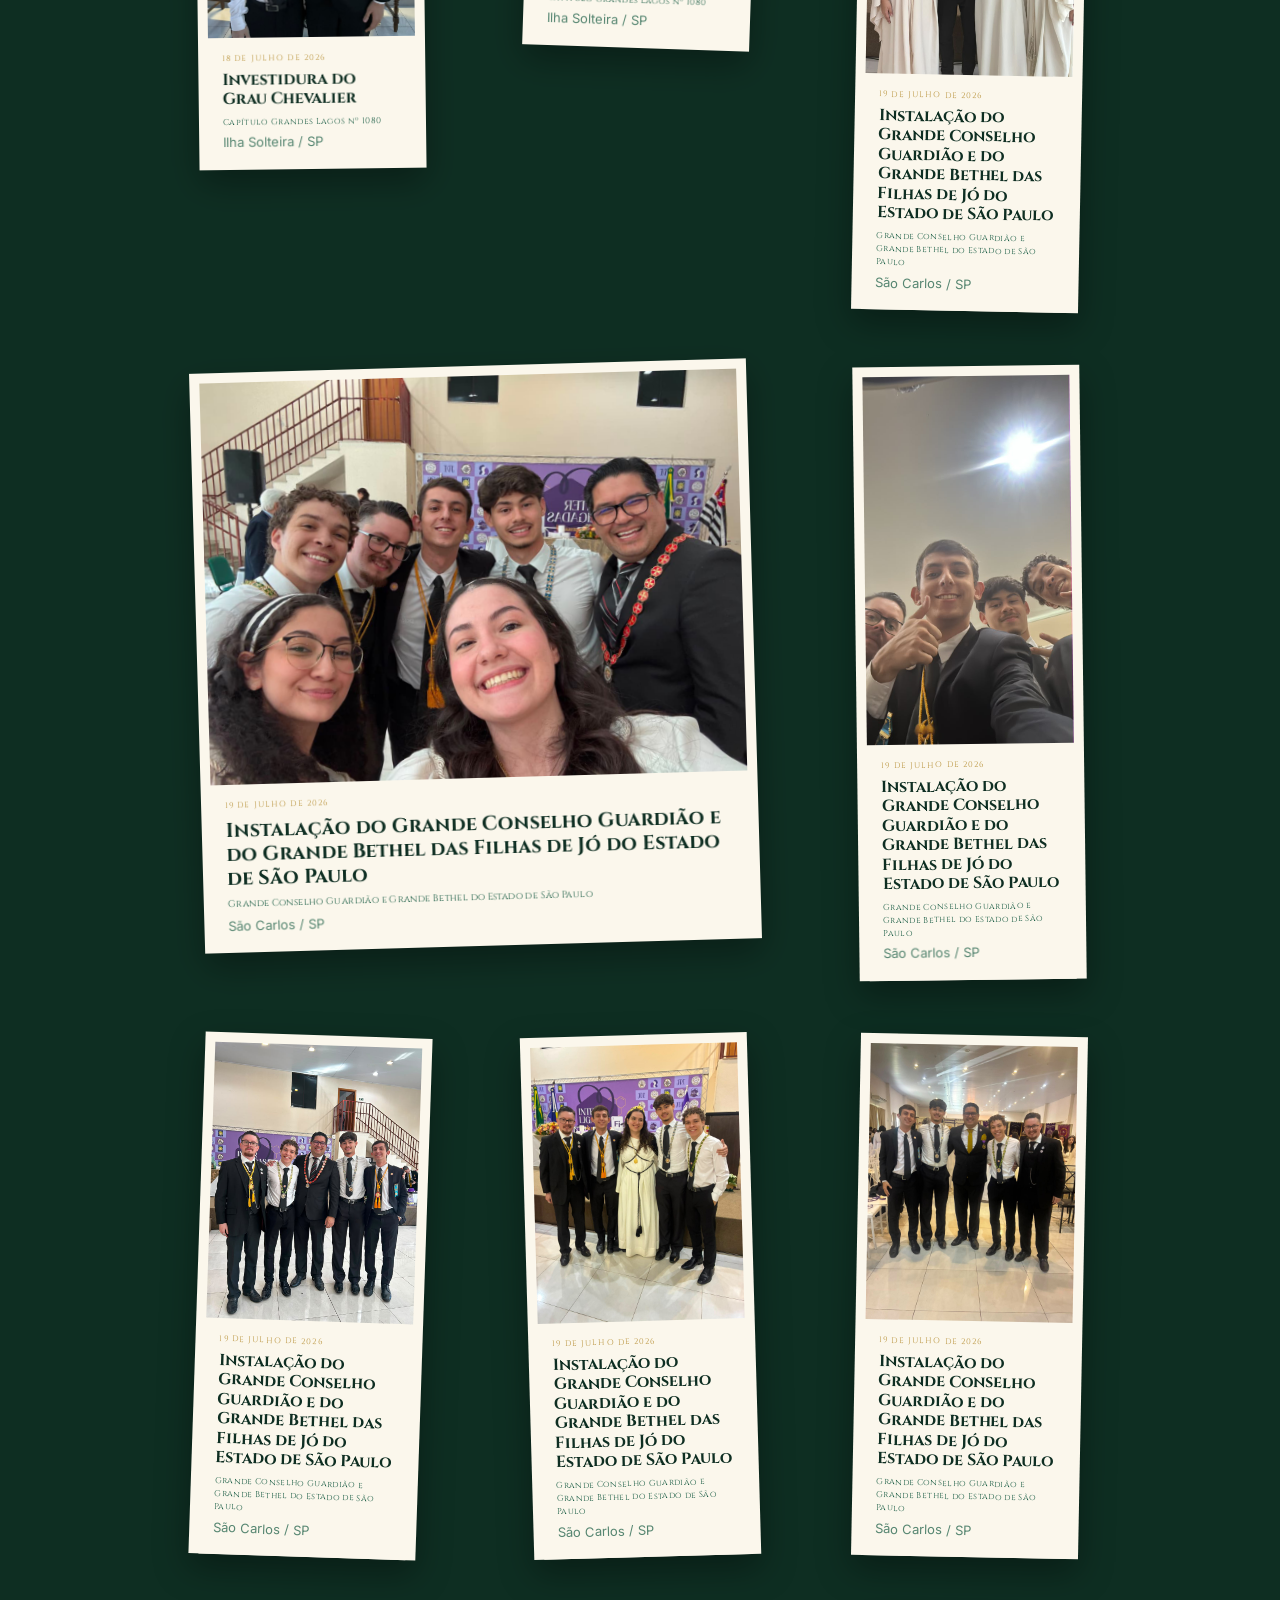
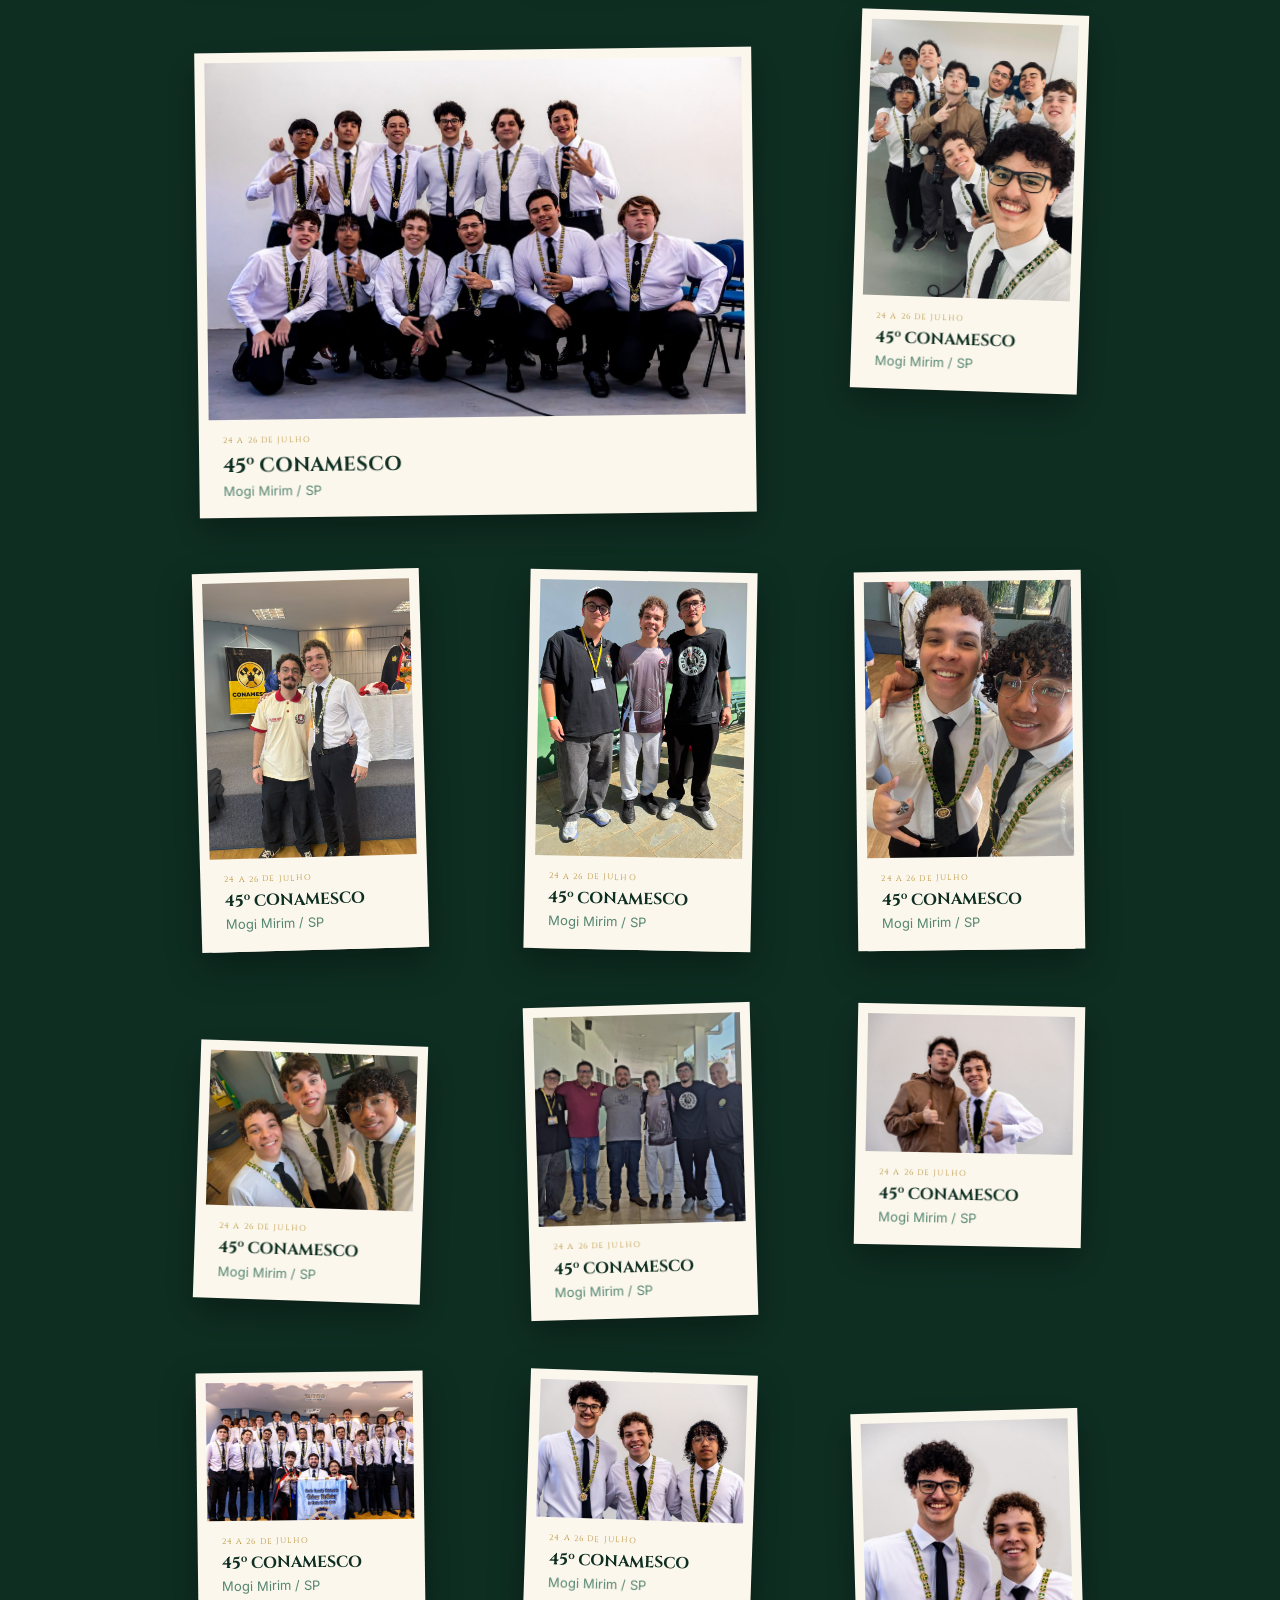
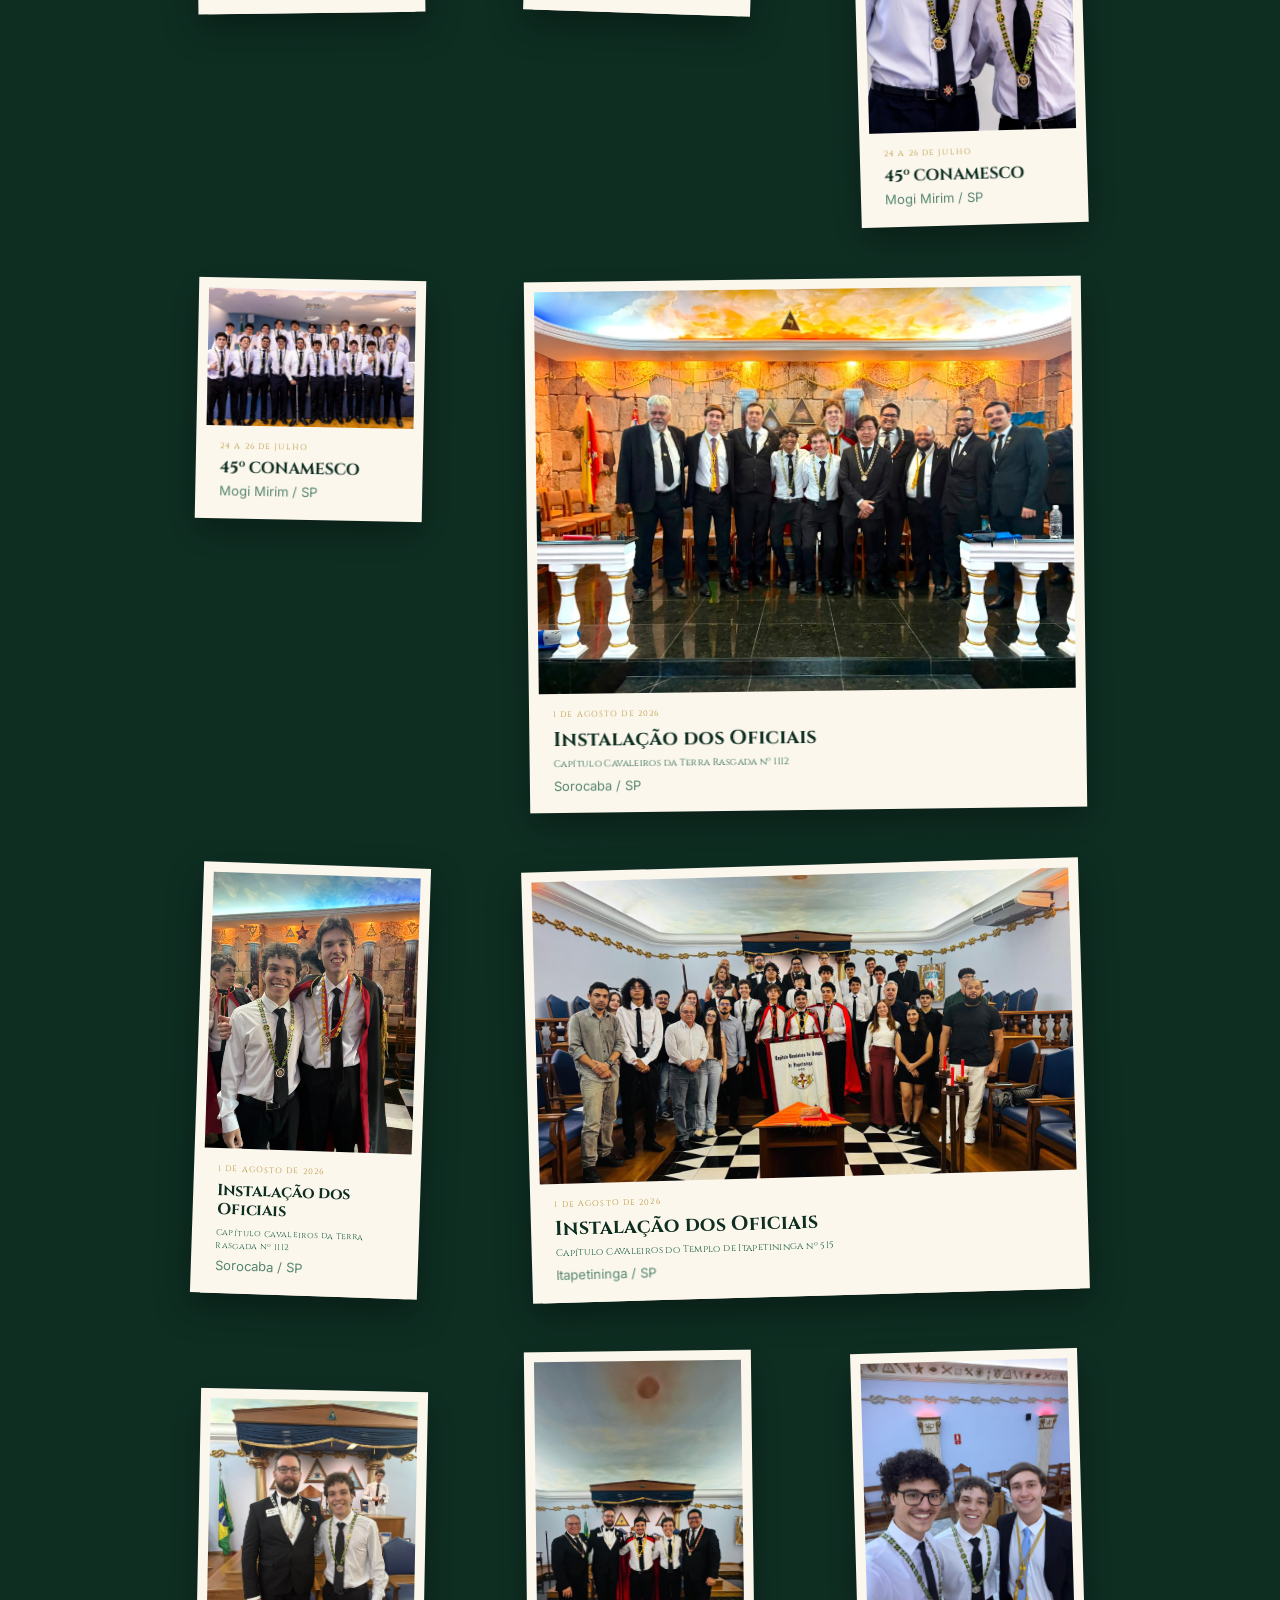
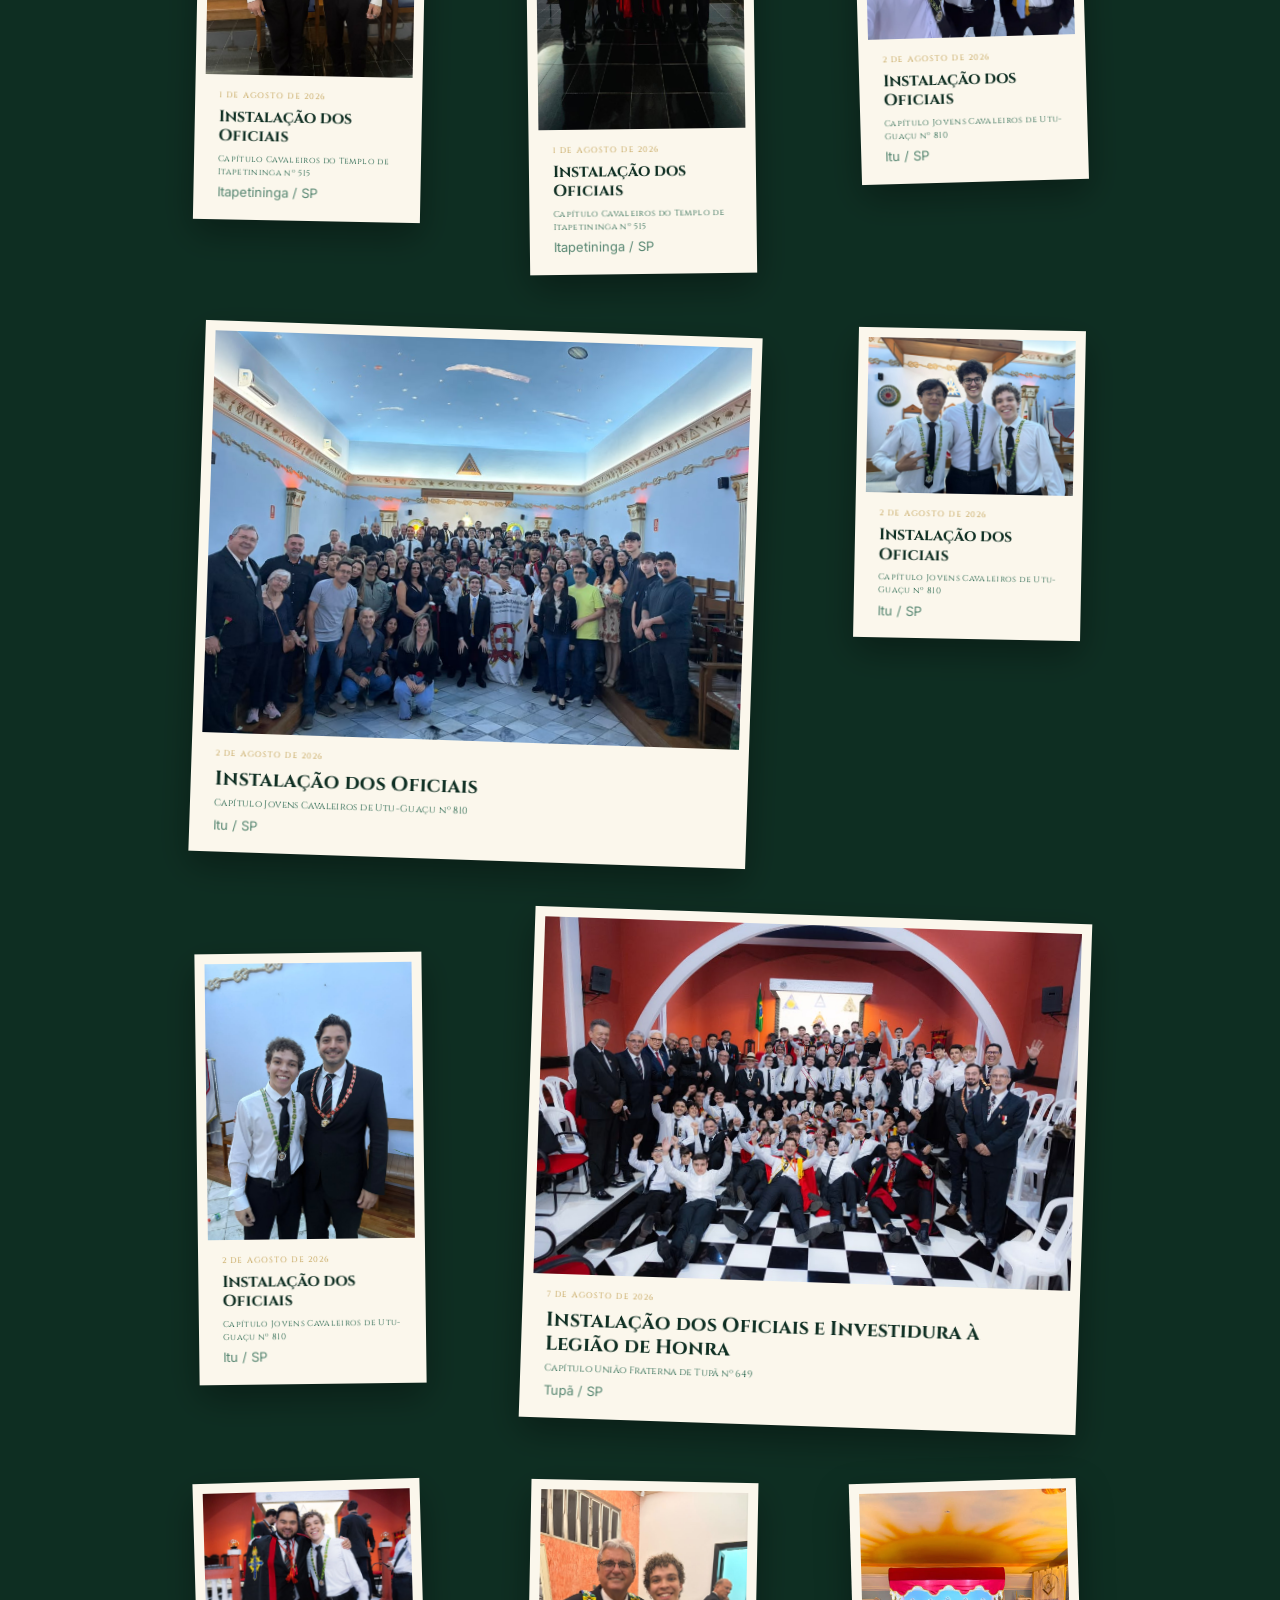
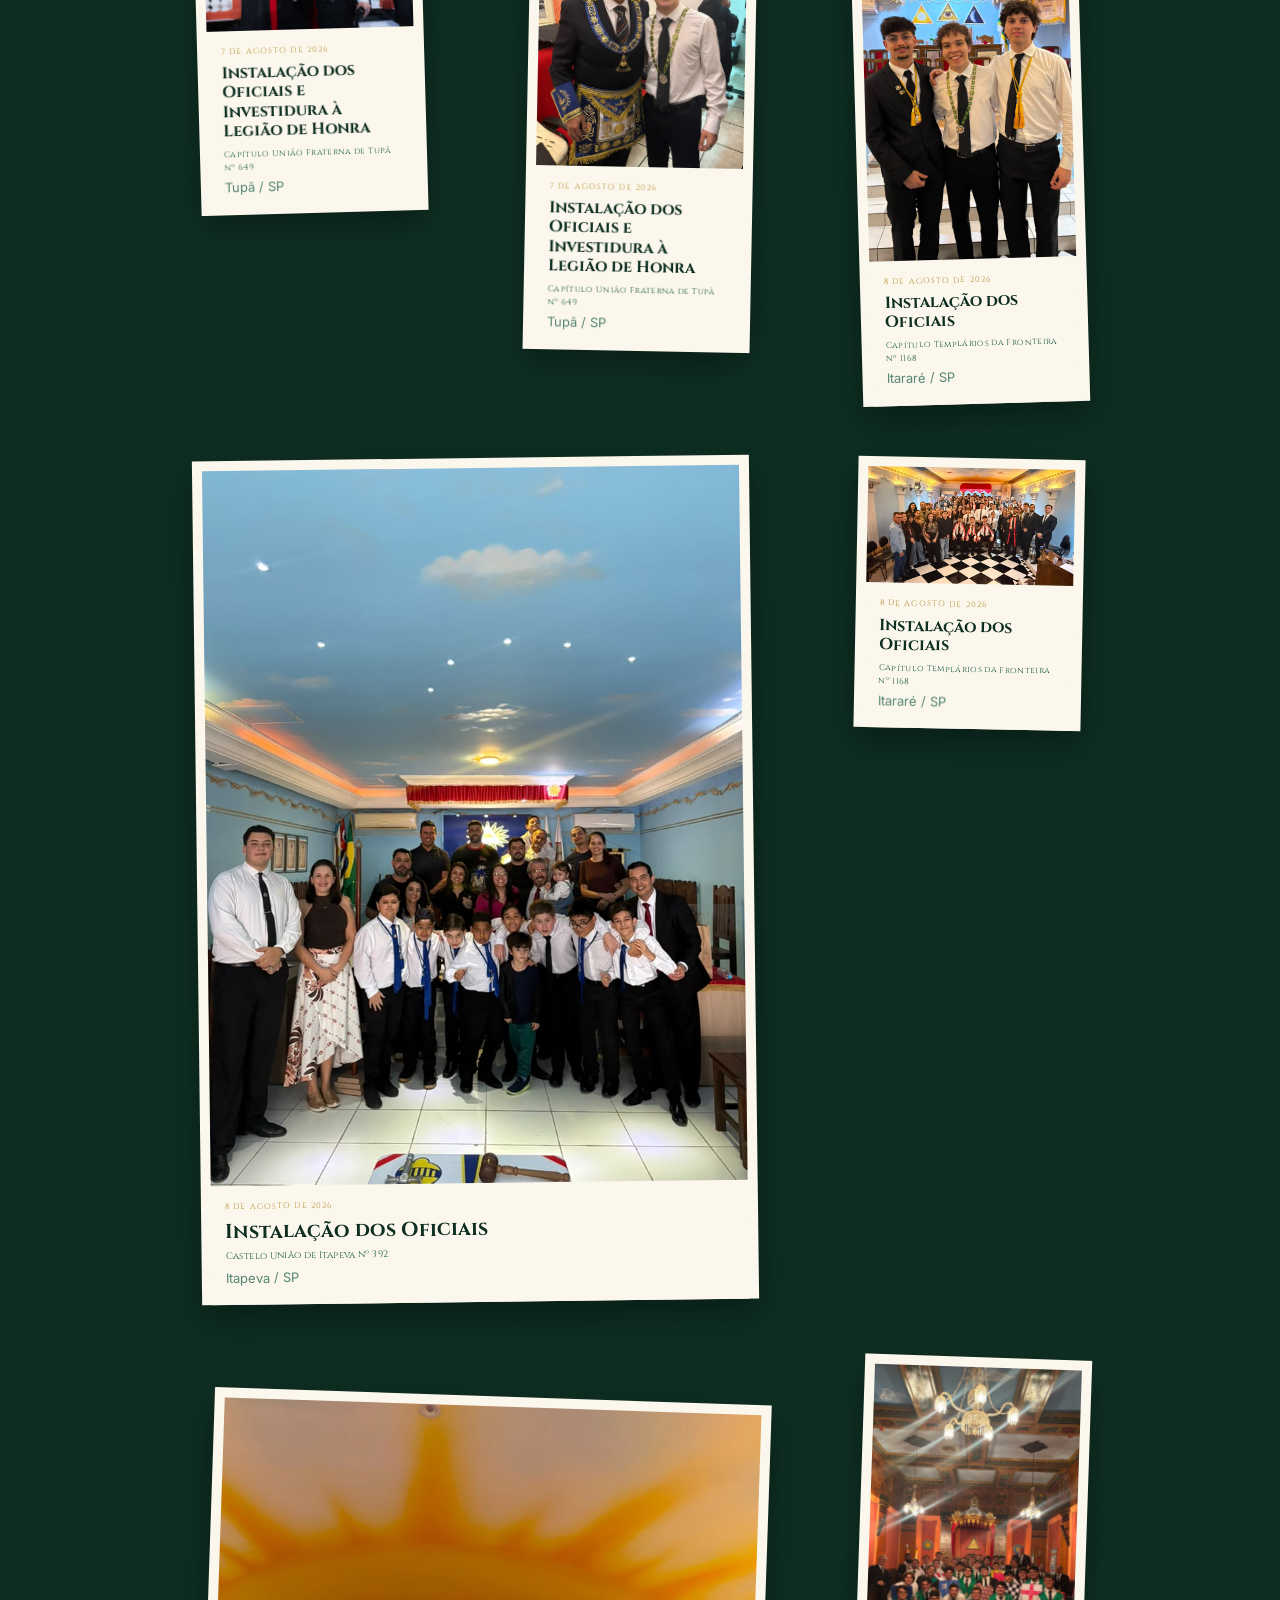
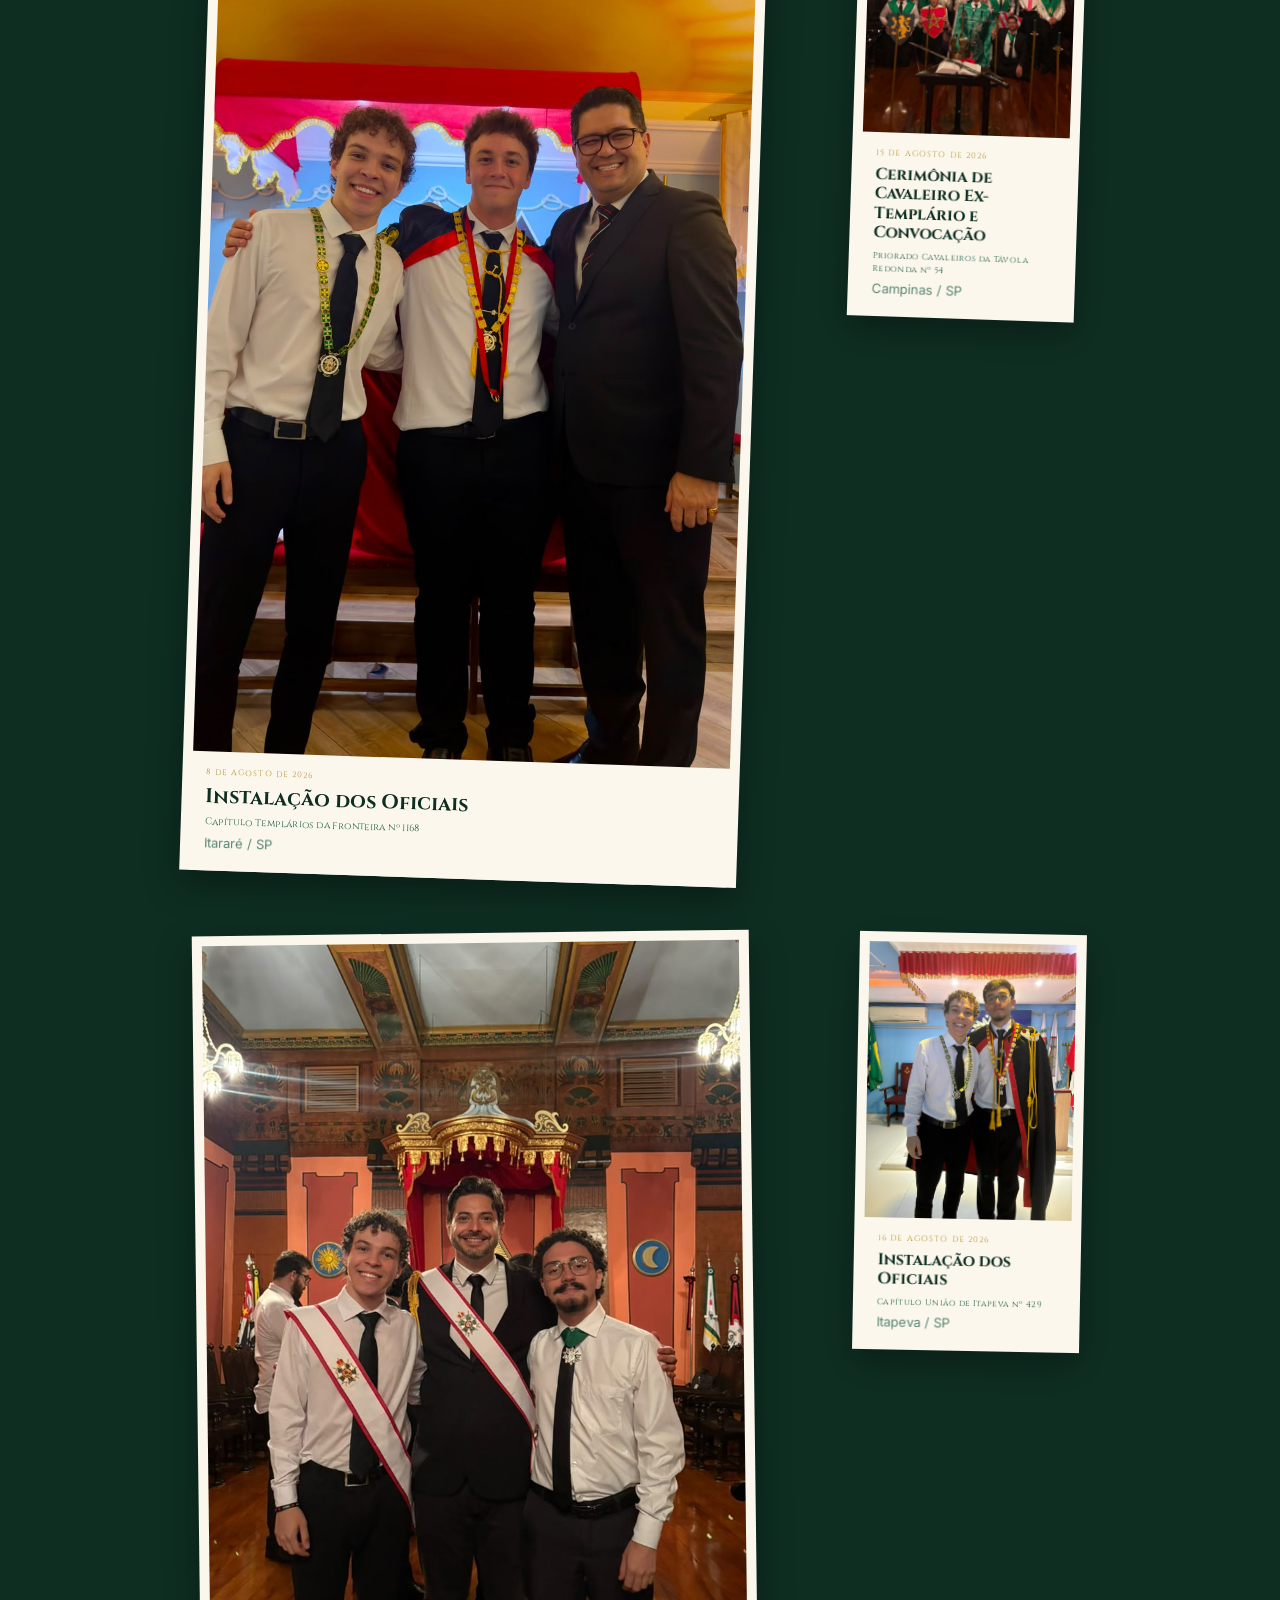
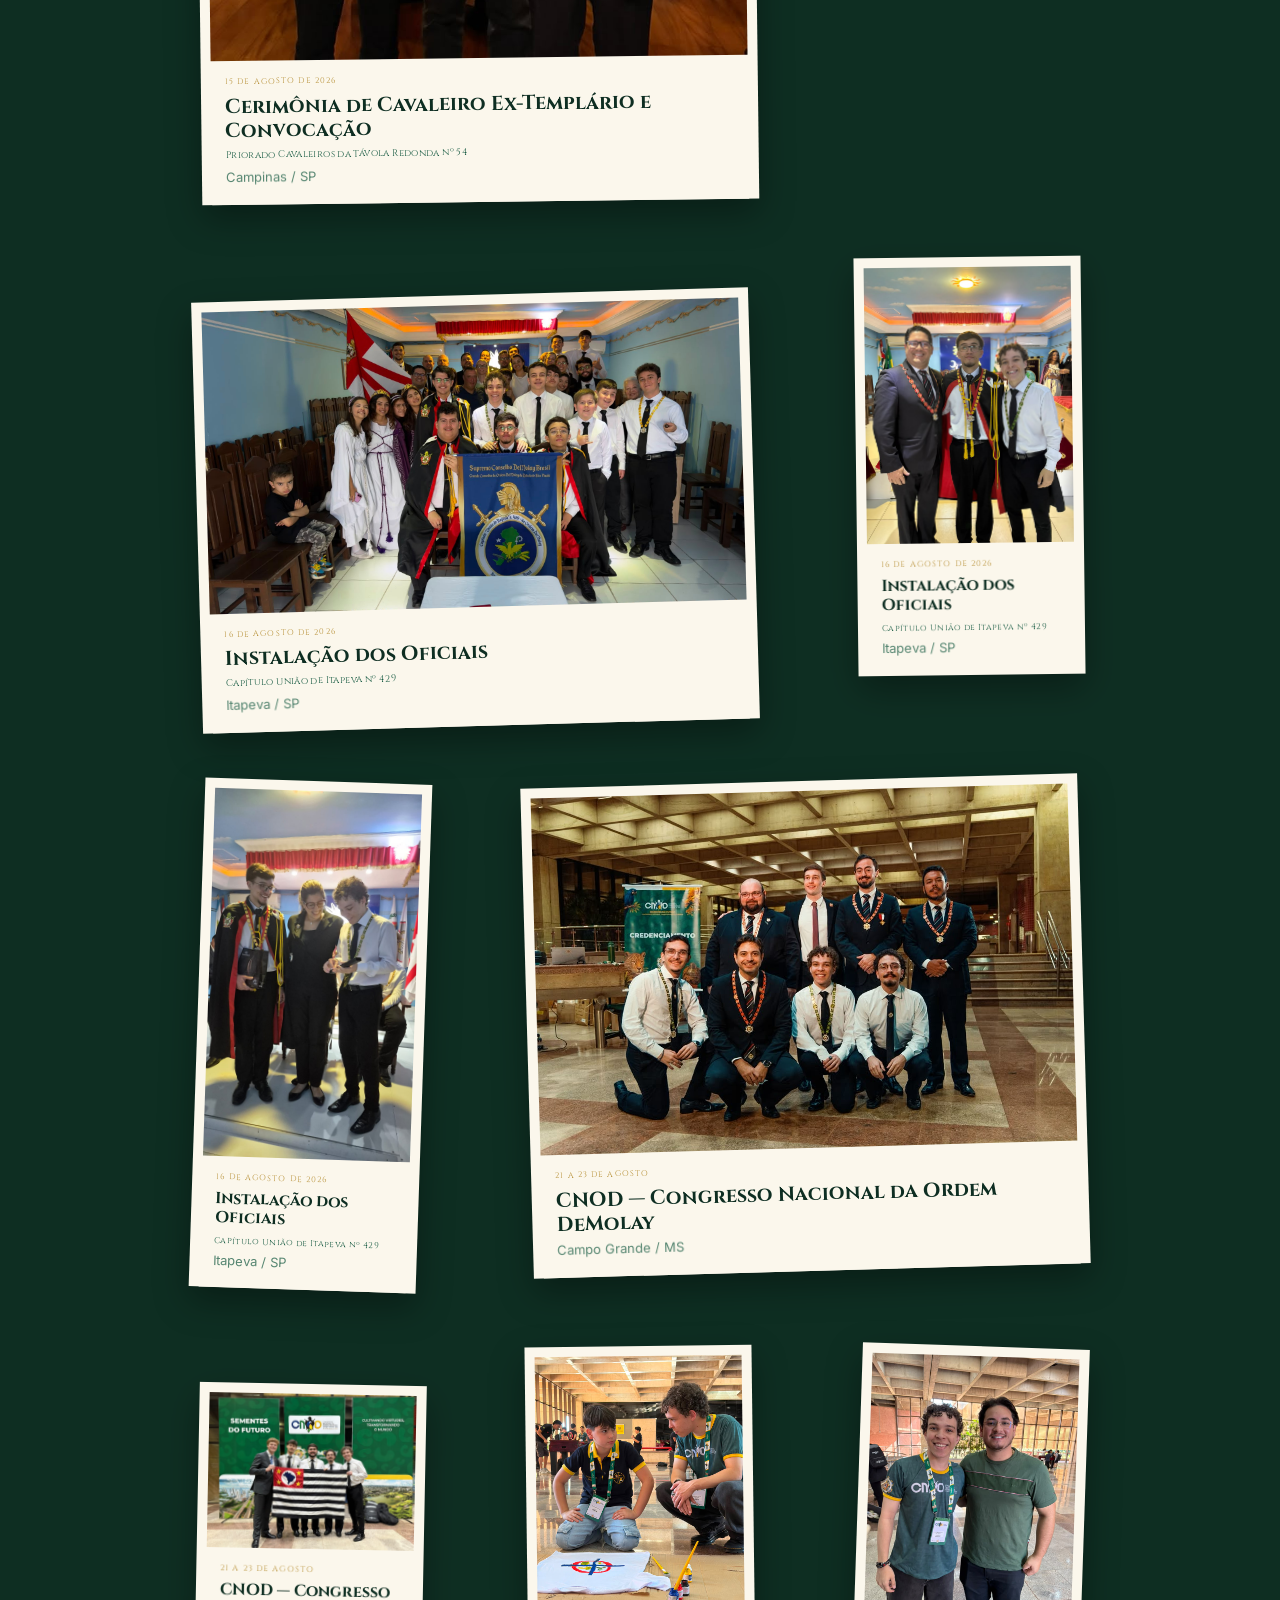
<file: fototeca.html>
<!DOCTYPE html>
<html lang="pt-BR">
<head>
<meta charset="UTF-8">
<meta name="viewport" content="width=device-width, initial-scale=1.0">
<title>Fototeca — MCR 28ª Região Administrativa</title>
<meta name="description" content="O mural fotográfico da gestão 2026/2027 do Mestre Conselheiro Regional da 28ª Região Administrativa do Estado de São Paulo.">
<link rel="preconnect" href="https://fonts.googleapis.com">
<link rel="preconnect" href="https://fonts.gstatic.com" crossorigin>
<link href="https://fonts.googleapis.com/css2?family=Cinzel:wght@400;500;600;700;900&family=Inter:wght@400;500;600;700;800;900&family=Great+Vibes&family=Cormorant+Garamond:ital,wght@0,300;0,400;0,500;1,300;1,400&family=EB+Garamond:ital,wght@0,400;0,500;1,400&display=swap" rel="stylesheet">
<link rel="stylesheet" href="estilo.css?v=2026-09-25f">
<link rel="stylesheet" href="estilo-v2.css?v=2026-09-25f">
</head>
<body>

<main>
  <section class="capitulo" id="fototeca">
    <div data-conteudo></div>
  </section>

  <section class="capitulo" id="rodape" data-rodape></section>
</main>

<script src="dados.js?v=2026-09-25f"></script>
<script src="comum.js?v=2026-09-25f"></script>
<script>
montarMoldura('fototeca');

const cronologia = [...EVENTOS].sort((a, b) => a.data.localeCompare(b.data));
const comFoto = cronologia.filter(e => e.fotos && e.fotos.length);
const semFoto = cronologia.filter(e => !e.fotos || !e.fotos.length);
const alvo = document.querySelector('[data-conteudo]');

/* Cada FOTOGRAFIA é uma peça do mural — não cada evento. Um evento com
   quatro fotos entra como quatro peças, que é o que faz uma colagem
   parecer colagem em vez de uma grade de fichas. */
/* Filtros vindos dos links "+N fotos" (?evento=) e da página da região
   (?ra=): mostram só aquele compilado, com saída para o mural inteiro. */
const params = new URLSearchParams(location.search);
const filtroEvento = params.get('evento');
const filtroRa = params.get('ra') ? Number(params.get('ra')) : null;
const filtrados = comFoto.filter(e =>
  (!filtroEvento || chaveEvento(e) === filtroEvento) &&
  (!filtroRa || e.ra === filtroRa));
const filtrando = !!(filtroEvento || filtroRa) && filtrados.length > 0;
const base = filtrando ? filtrados : comFoto;

const pecas = [];
base.forEach(e => (e.fotos || []).forEach(f => pecas.push({ e:e, f:f })));

let subtitulo;
if (filtrando && filtroEvento){
  const e = filtrados[0];
  subtitulo = escapar(e.evento) + (e.sede ? ' · ' + escapar(e.sede) : '') + ' · ' +
    escapar(e.rotulo || porExtenso(e.data)) + ' — ' + pecas.length +
    (pecas.length > 1 ? ' fotografias.' : ' fotografia.');
} else if (filtrando){
  subtitulo = filtroRa + 'ª Região Administrativa — ' + pecas.length +
    (pecas.length > 1 ? ' fotografias' : ' fotografia') + ' de ' + filtrados.length +
    (filtrados.length > 1 ? ' cerimônias.' : ' cerimônia.');
} else {
  subtitulo = pecas.length
    ? pecas.length + (pecas.length > 1 ? ' fotografias' : ' fotografia') +
      ' de ' + comFoto.length +
      (comFoto.length > 1 ? ' cerimônias' : ' cerimônia') + ' da gestão.'
    : 'O mural da gestão, ainda em branco — cada cerimônia reservando o seu lugar.';
}
document.getElementById('fototeca').insertAdjacentHTML('afterbegin',
  abreCapitulo('fototeca', subtitulo) +
  (filtrando ? '<a class="voltar" href="fototeca.html">← Ver toda a fototeca</a>' : ''));

function peca(p){
  const e = p.e, f = p.f;
  return '<li class="peca' + (f.capa ? ' capa' : '') + '" data-peca>' +
    '<figure class="revelacao">' +
      '<img src="' + escapar(f.arquivo) + '" alt="' +
        escapar(f.legenda || e.evento) + '" loading="lazy" decoding="async">' +
      '<figcaption class="legenda-peca">' +
        '<span class="p-data">' + escapar(e.rotulo || porExtenso(e.data)) + '</span>' +
        '<span class="p-evento">' + escapar(f.legenda || e.evento) + '</span>' +
        (e.sede ? '<span class="p-sede">' + escapar(e.sede) + '</span>' : '') +
        '<span class="p-cidade">' + escapar(e.cidade) + ' / ' + uf(e) + '</span>' +
      '</figcaption>' +
    '</figure>' +
  '</li>';
}

/* Cerimônias sem foto entram numa lista discreta, nunca como peças
   vazias: um mural de espaços reservados não é uma colagem. */
function pendentes(lista){
  if (!lista.length) return '';
  return '<section class="aguardando">' +
    '<h2>' + lista.length +
      (lista.length > 1 ? ' cerimônias aguardando registro' : ' cerimônia aguardando registro') +
    '</h2><ul>' + lista.map(e =>
      '<li><b>' + escapar(e.rotulo || porExtenso(e.data)) + '</b>' +
        escapar(e.evento) +
        (e.sede ? ' · ' + escapar(e.sede) : '') + ' · ' +
        escapar(e.cidade) + '/' + uf(e) + '</li>').join('') +
    '</ul></section>';
}

if (!pecas.length){
  /* Sem nenhuma fotografia, o capítulo assume o estado em vez de
     simular um mural. */
  alvo.innerHTML =
    '<div class="mural-vazio">' +
      '<div class="selo-grande">' + SELO + '</div>' +
      '<p>As fotografias das cerimônias vão compor este mural ao longo ' +
        'da gestão. Até lá, o registro está guardado nas páginas.</p>' +
    '</div>' + pendentes(semFoto);
} else {
  alvo.innerHTML =
    '<ul class="mural">' + pecas.map(peca).join('') + '</ul>' +
    (filtrando ? '' : pendentes(semFoto));
}

montarRodape(document.querySelector('[data-rodape]'));
revelar('[data-peca]');
</script>
</body>
</html>
</file>
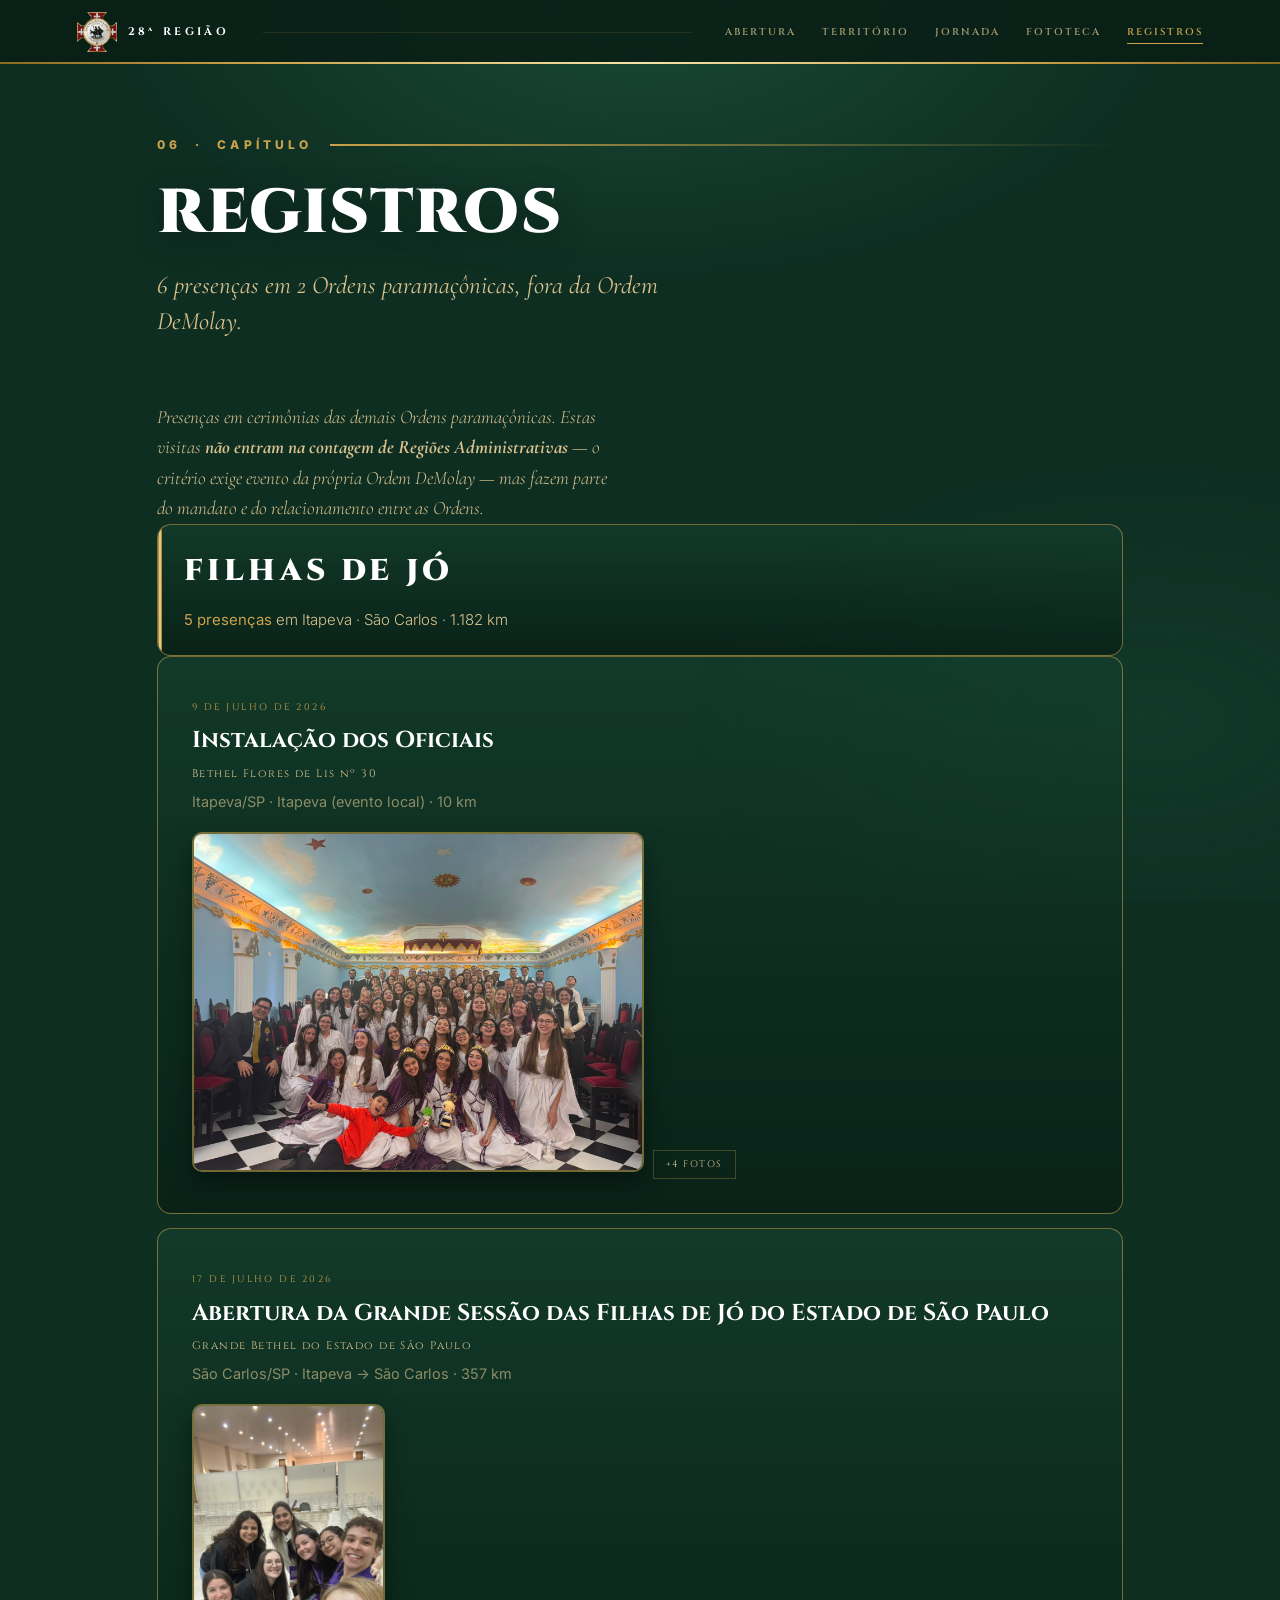
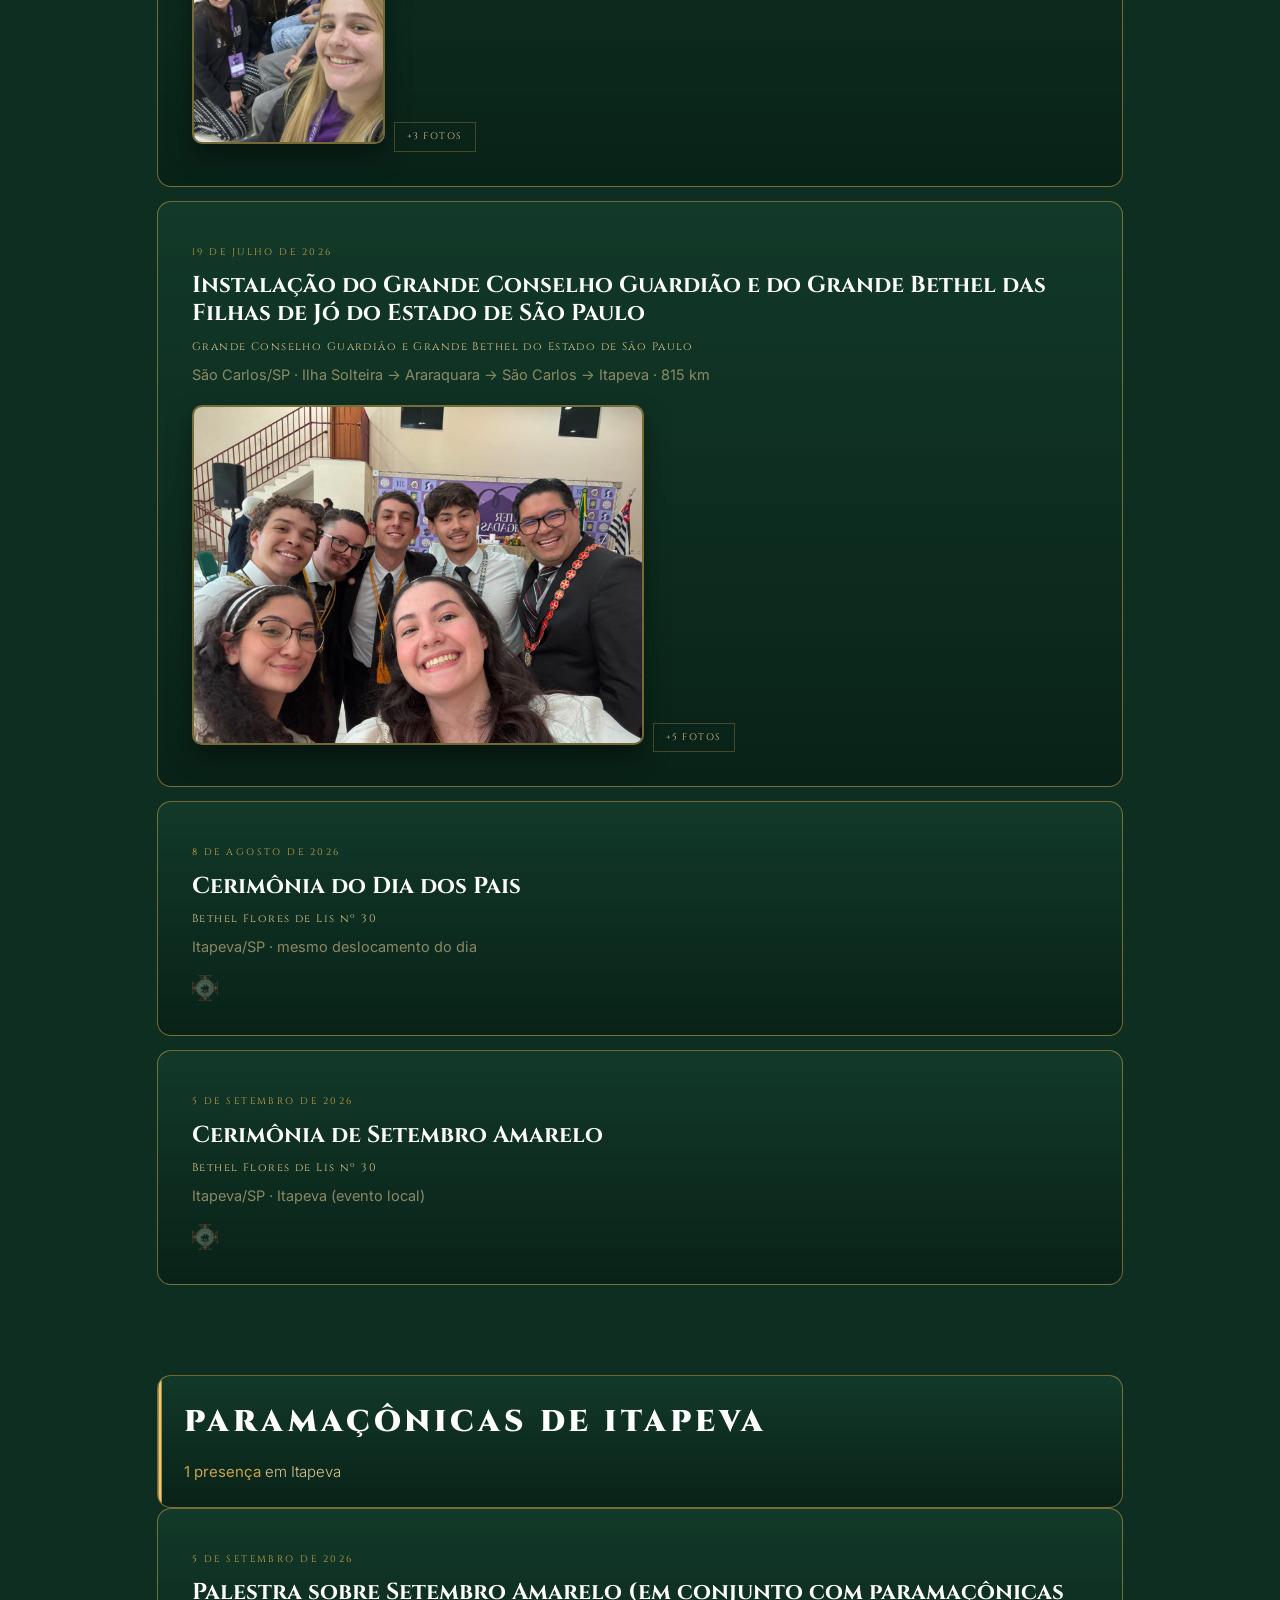
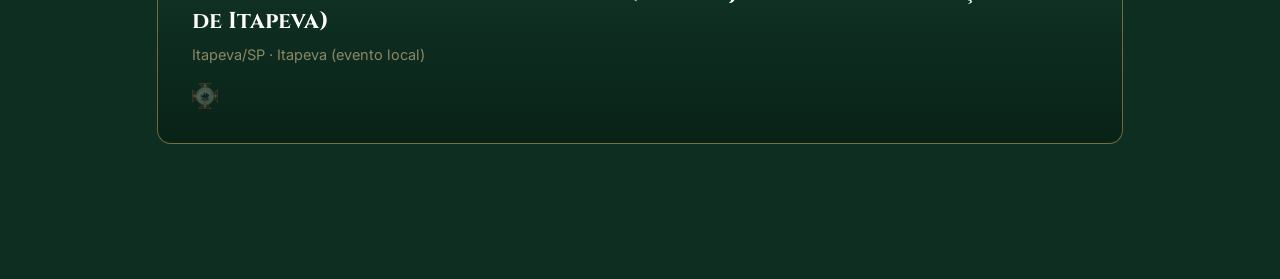
<file: paramaconicas.html>
<!DOCTYPE html>
<html lang="pt-BR">
<head>
<meta charset="UTF-8">
<meta name="viewport" content="width=device-width, initial-scale=1.0">
<title>Registros — MCR 28ª Região Administrativa</title>
<meta name="description" content="Presenças do Mestre Conselheiro Regional da 28ª Região Administrativa em cerimônias das demais Ordens paramaçônicas.">
<link rel="preconnect" href="https://fonts.googleapis.com">
<link rel="preconnect" href="https://fonts.gstatic.com" crossorigin>
<link href="https://fonts.googleapis.com/css2?family=Cinzel:wght@400;500;600;700;900&family=Inter:wght@400;500;600;700;800;900&family=Great+Vibes&family=Cormorant+Garamond:ital,wght@0,300;0,400;0,500;1,400&family=EB+Garamond:ital,wght@0,400;0,500;1,400&display=swap" rel="stylesheet">
<link rel="stylesheet" href="estilo.css?v=2026-09-25f">
<link rel="stylesheet" href="estilo-v2.css?v=2026-09-25f">
</head>
<body>

<main>
  <section class="capitulo" id="paramaconicas">
    <p class="nota">
      Presenças em cerimônias das demais Ordens paramaçônicas. Estas visitas
      <b>não entram na contagem de Regiões Administrativas</b> — o critério exige
      evento da própria Ordem DeMolay — mas fazem parte do mandato e do
      relacionamento entre as Ordens.
    </p>
    <div data-conteudo></div>
  </section>

  <section class="capitulo" id="rodape" data-rodape></section>
</main>

<script src="dados.js?v=2026-09-25f"></script>
<script src="comum.js?v=2026-09-25f"></script>
<script>
montarMoldura('registros');

const deOutras = EVENTOS.filter(e => e.ordem !== 'DeMolay')
                        .sort((a, b) => a.data.localeCompare(b.data));
const alvo = document.querySelector('[data-conteudo]');

/* Agrupado por Ordem, não por data: quem abre esta página quer saber
   com quais Ordens houve convivência, e só depois quando. */
const porOrdem = new Map();
deOutras.forEach(e => {
  if (!porOrdem.has(e.ordem)) porOrdem.set(e.ordem, []);
  porOrdem.get(e.ordem).push(e);
});

document.getElementById('paramaconicas').insertAdjacentHTML('afterbegin',
  abreCapitulo('registros', deOutras.length
    ? deOutras.length + (deOutras.length > 1 ? ' presenças' : ' presença') +
      ' em ' + porOrdem.size +
      (porOrdem.size > 1 ? ' Ordens paramaçônicas' : ' Ordem paramaçônica') +
      ', fora da Ordem DeMolay.'
    : 'As presenças em cerimônias de outras Ordens aparecerão aqui.'));

if (!deOutras.length){
  alvo.innerHTML =
    '<p class="nota">As presenças em cerimônias de outras Ordens aparecerão aqui ' +
    'conforme forem registradas.</p>';
} else {
  alvo.innerHTML = [...porOrdem.entries()].map(([ordem, lista]) => {
    const km = lista.reduce((t, e) => t + e.km, 0);
    const cidades = [...new Set(lista.map(e => e.cidade))];
    const itens = lista.map(e =>
      '<li class="visita">' +
        '<span class="v-data">' + escapar(e.rotulo || porExtenso(e.data)) + '</span>' +
        '<p class="v-evento">' + escapar(e.evento) + '</p>' +
        (e.sede ? '<p class="v-sede">' + escapar(e.sede) + '</p>' : '') +
        '<p class="v-meta">' + escapar(e.cidade) + '/' + uf(e) + ' · ' + escapar(e.percurso) +
          (e.km ? ' · ' + nf.format(e.km) + ' km' : '') + '</p>' +
        blocoFotos(e) +
      '</li>').join('');
    return '<div class="grupo-ordem">' +
      '<div class="capa-mes">' +
        '<p class="nome-mes">' + escapar(ordem) + '</p>' +
        '<p class="saldo-mes"><b>' + lista.length +
          (lista.length > 1 ? ' presenças' : ' presença') + '</b> em ' +
          escapar(cidades.join(' · ')) +
          (km ? ' · ' + nf.format(km) + ' km' : '') + '</p>' +
      '</div>' +
      '<ul class="visitas">' + itens + '</ul>' +
    '</div>';
  }).join('');
}

montarRodape(document.querySelector('[data-rodape]'));
</script>
</body>
</html>
</file>
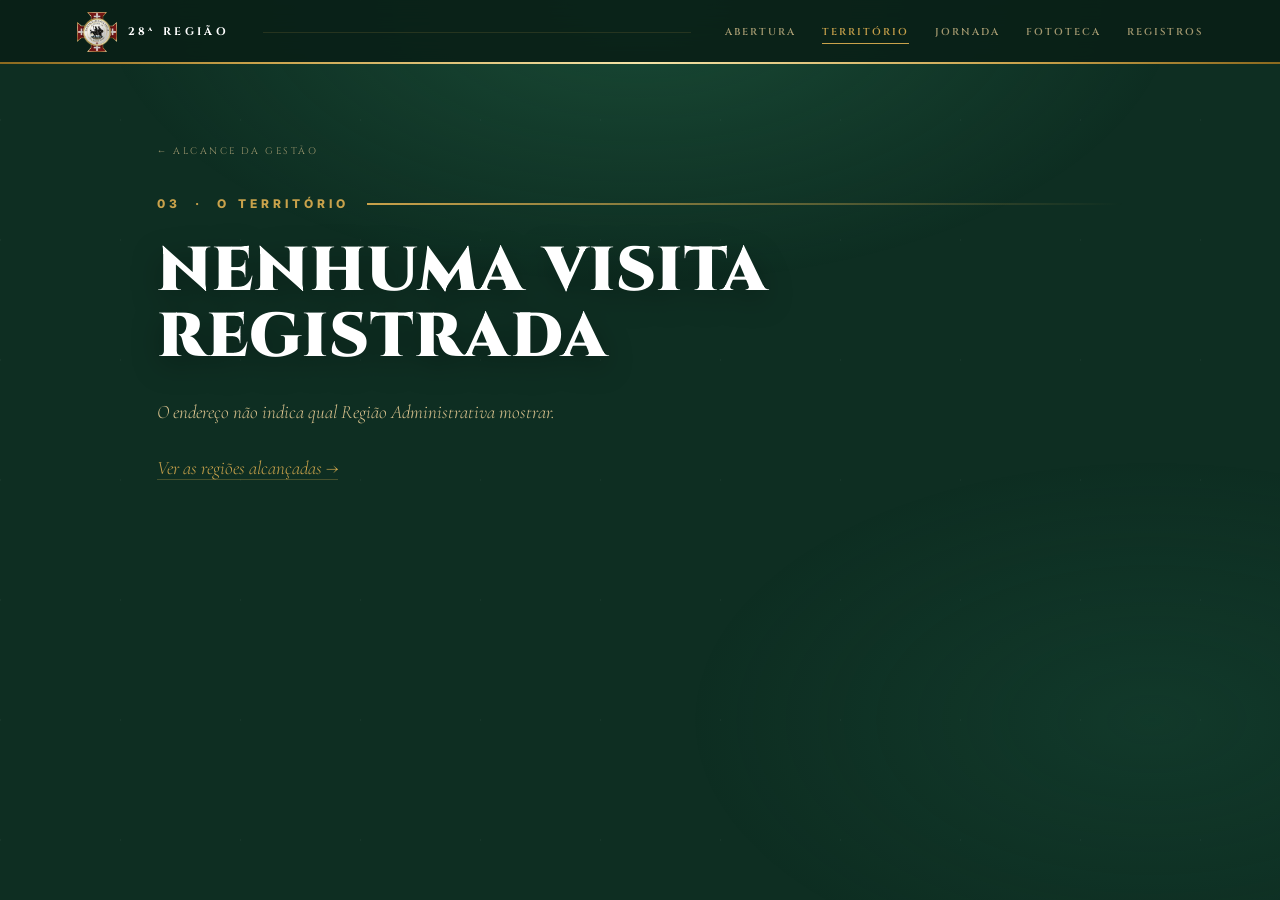
<file: regiao.html>
<!DOCTYPE html>
<html lang="pt-BR">
<head>
<meta charset="UTF-8">
<meta name="viewport" content="width=device-width, initial-scale=1.0">
<title>Região Administrativa — MCR 28ª Região</title>
<meta name="description" content="Visitas oficiais e registro fotográfico do Mestre Conselheiro Regional da 28ª Região Administrativa em cada Região Administrativa do Estado de São Paulo.">
<link rel="preconnect" href="https://fonts.googleapis.com">
<link rel="preconnect" href="https://fonts.gstatic.com" crossorigin>
<link href="https://fonts.googleapis.com/css2?family=Cinzel:wght@400;500;600;700;900&family=Inter:wght@400;500;600;700;800;900&family=Great+Vibes&family=Cormorant+Garamond:ital,wght@0,300;0,400;0,500;1,400&family=EB+Garamond:ital,wght@0,400;0,500;1,400&display=swap" rel="stylesheet">
<link rel="stylesheet" href="estilo.css?v=2026-09-25f">
<link rel="stylesheet" href="estilo-v2.css?v=2026-09-25f">
</head>
<body>

<main>
  <section class="capitulo" id="regiao">
    <a class="voltar" href="alcance.html">← Alcance da gestão</a>
    <div data-conteudo></div>
  </section>

  <section class="capitulo" id="rodape" data-rodape></section>
</main>

<script src="dados.js?v=2026-09-25f"></script>
<script src="comum.js?v=2026-09-25f"></script>
<script>
montarMoldura('territorio');

/* Uma página só serve todas as regiões: o número vem do endereço.
   Região nova acende sozinha, sem criar arquivo. */
const ra = Number(new URLSearchParams(location.search).get('ra'));
const alvo = document.querySelector('[data-conteudo]');
const visitas = EVENTOS.filter(e => e.ra === ra)
                       .sort((a, b) => a.data.localeCompare(b.data));

function macroDa(ra){
  return Object.keys(MACROS).find(g => MACROS[g].includes(ra));
}

if (!ra || !visitas.length){
  /* Endereço inválido ou região sem visita: dizer o que houve, e oferecer
     saída. Uma página em branco faria o leitor achar que o site quebrou. */
  alvo.innerHTML =
    '<p class="capitulo-num">03 &nbsp;·&nbsp; O Território</p>' +
    '<h1 class="titulo-capitulo">Nenhuma visita registrada</h1>' +
    '<p class="nota">' + (ra
      ? 'A ' + ra + 'ª Região Administrativa ainda não recebeu visita nesta gestão.'
      : 'O endereço não indica qual Região Administrativa mostrar.') +
    '</p>' +
    '<p class="nota"><a class="ligacao" href="alcance.html">Ver as regiões alcançadas →</a></p>';
} else {
  document.title = ra + 'ª Região Administrativa — MCR 28ª Região';

  const km = visitas.reduce((t, e) => t + e.km, 0);
  const cidades = [...new Set(visitas.map(e => e.cidade))];
  // Evento sem organização vinculada não entra na contagem de sedes.
  const sedes = [...new Set(visitas.filter(e => e.sede).map(e => e.sede))];
  const macro = macroDa(ra);
  const propria = ra === 28;
  const comFoto = visitas.filter(e => e.fotos && e.fotos.length).length;

  const resumo = [
    { valor: visitas.length, rotulo: visitas.length > 1 ? 'visitas' : 'visita' },
    { valor: sedes.length,   rotulo: sedes.length > 1 ? 'sedes distintas' : 'sede' },
    { valor: cidades.length, rotulo: cidades.length > 1 ? 'cidades' : 'cidade' },
    // Região alcançada no meio de uma viagem contínua: o km foi lançado
    // no primeiro dia, em outra região. "0 km" leria como se não houvesse
    // estrada; o indicador aponta a viagem.
    (km === 0 && visitas.some(e => e.viagem))
      ? { valor: '—', rotulo: 'km na viagem de ' + escapar(visitas.find(e => e.viagem).viagem) }
      : { valor: nf.format(km) + ' <span style="opacity:.55">km</span>',
          rotulo: 'em deslocamentos' }
  ];

  const lista = visitas.map(e => {
    const fotos = blocoFotos(e);
    return '<li class="visita">' +
      '<span class="v-data">' + escapar(e.rotulo || porExtenso(e.data)) + '</span>' +
      '<p class="v-evento">' + escapar(e.evento) + '</p>' +
      (e.sede ? '<p class="v-sede">' + escapar(e.sede) + '</p>' : '') +
      '<p class="v-meta">' + escapar(e.cidade) + '/' + uf(e) + ' · ' + escapar(e.percurso) +
        (e.km ? ' · ' + nf.format(e.km) + ' km' : '') + '</p>' +
      (e.conta ? '' :
        '<span class="v-naoconta">Não conta para a contagem de regiões</span>') +
      fotos +
    '</li>';
  }).join('');

  alvo.innerHTML =
    '<p class="capitulo-num">03 &nbsp;·&nbsp; ' + (propria ? 'A própria região' : 'Macrorregião ' + macro) + '</p>' +
    '<h1 class="titulo-capitulo">' + ra + 'ª Região Administrativa</h1>' +
    '<p class="nota">' + escapar(cidades.join(' · ')) + '</p>' +
    (comFoto ? '<p class="nota"><a class="ligacao" href="fototeca.html?ra=' + ra +
      '">Ver as fotos desta região →</a></p>' : '') +
    '<div class="painel" data-painel-regiao>' +
      resumo.map(i => '<div class="indicador visivel">' +
        '<b class="valor">' + i.valor + '</b>' +
        '<span class="rotulo-i">' + i.rotulo + '</span></div>').join('') +
    '</div>' +
    (comFoto ? '' :
      '<p class="nota">O registro fotográfico desta região entra à medida que as ' +
      'imagens das cerimônias forem reunidas.</p>') +
    '<ul class="visitas">' + lista + '</ul>';
}

montarRodape(document.querySelector('[data-rodape]'));
</script>
</body>
</html>
</file>
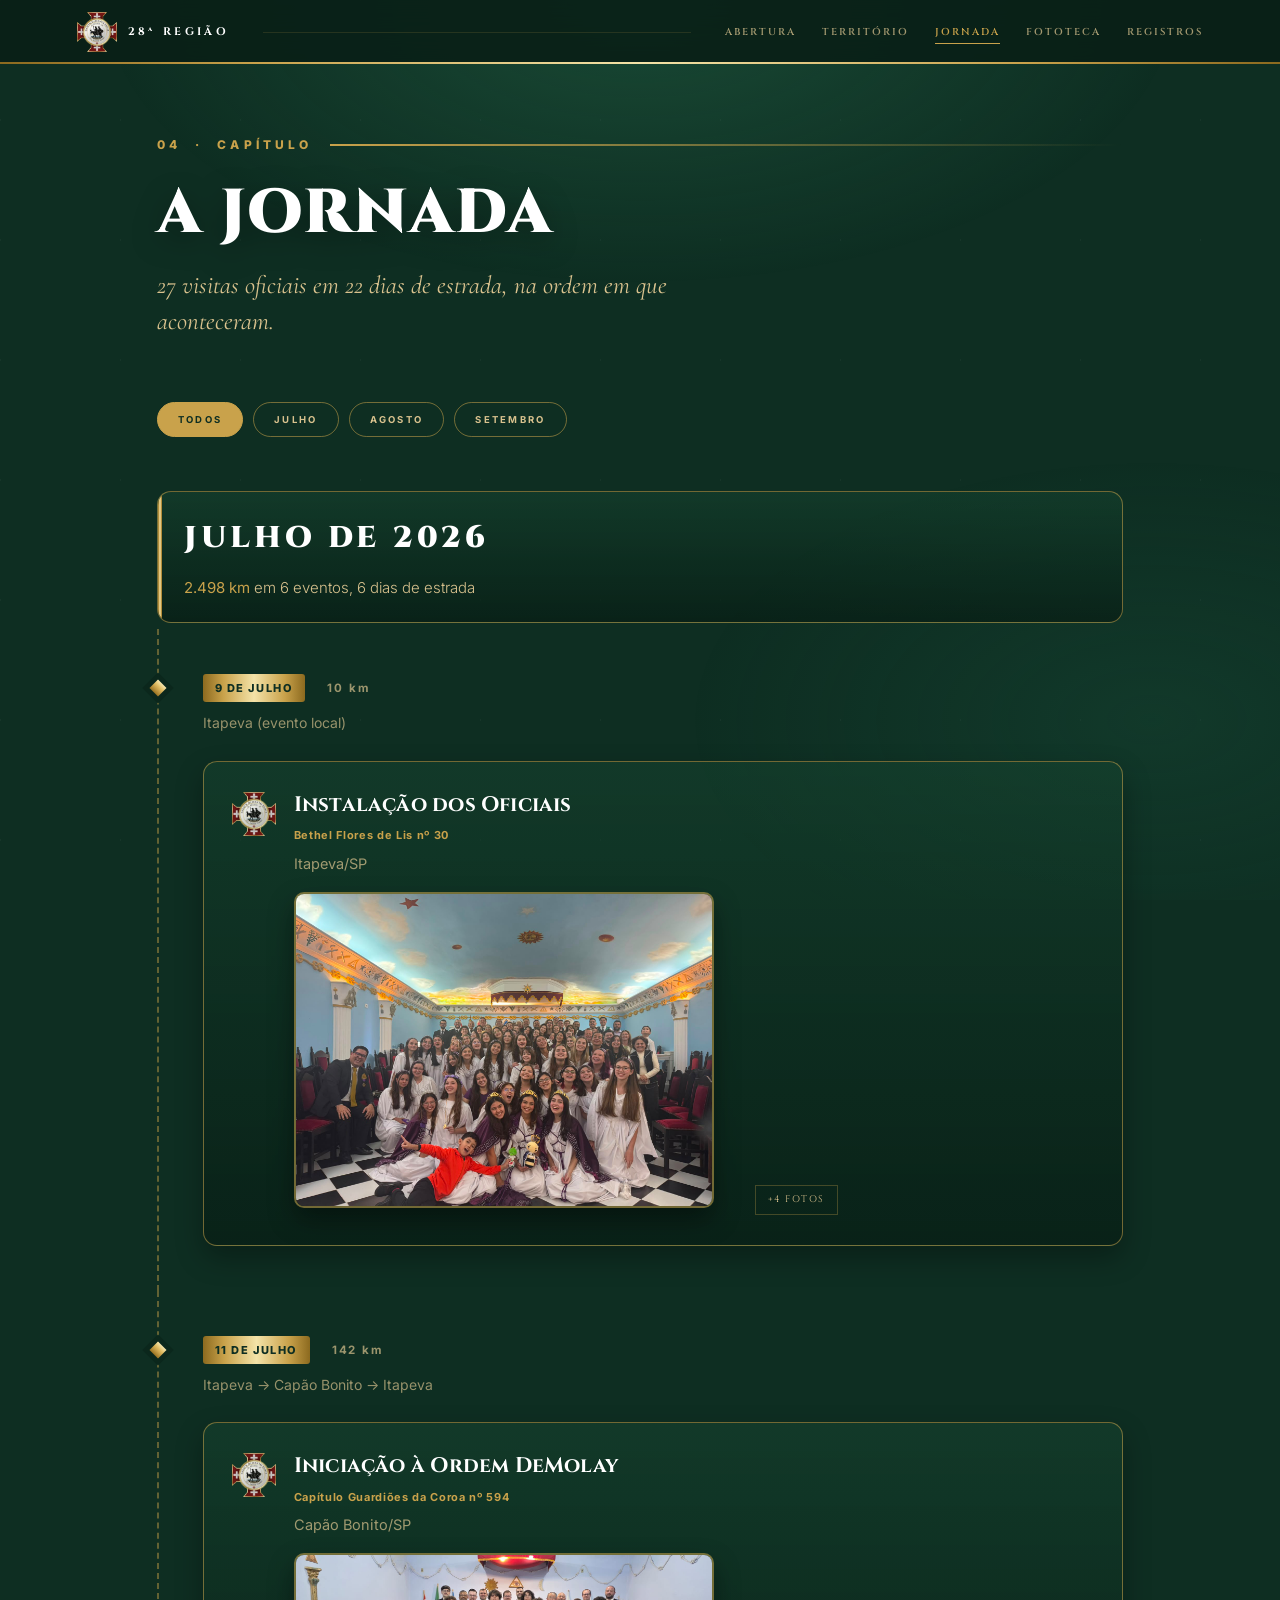
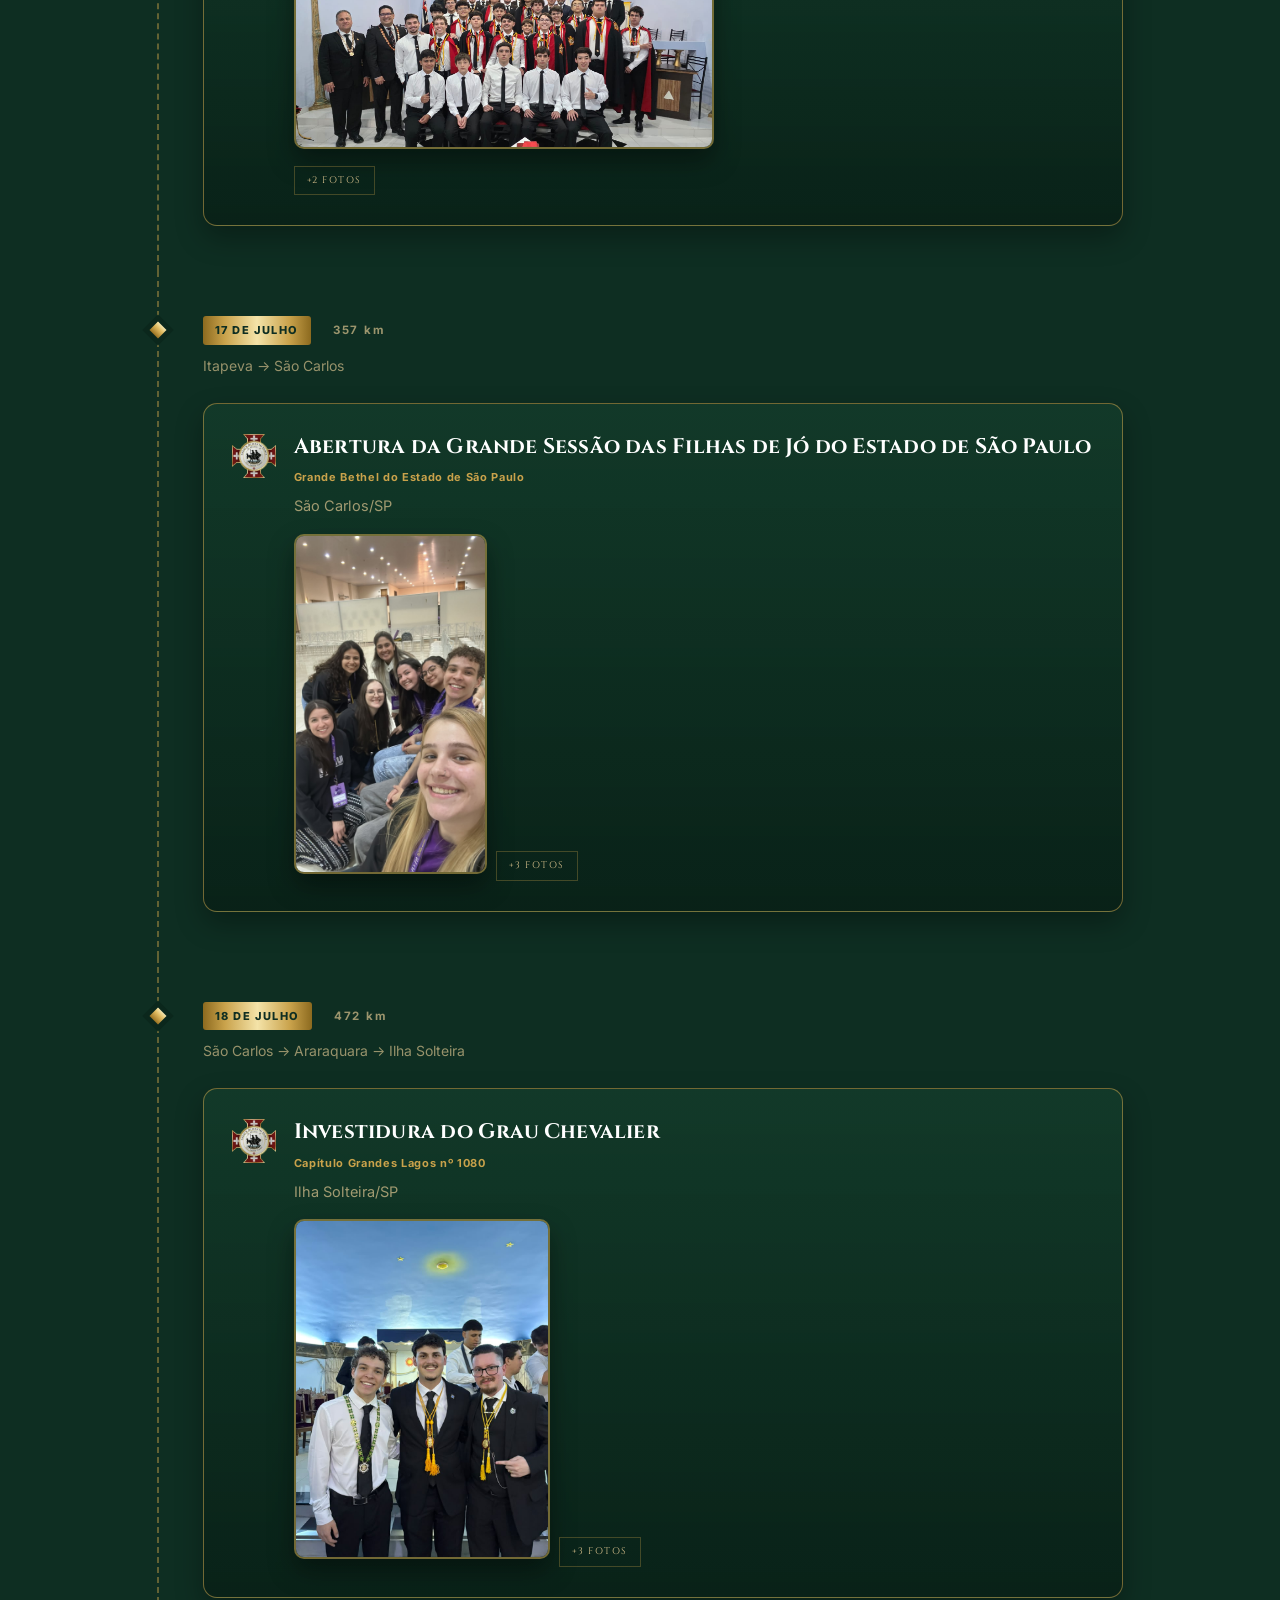
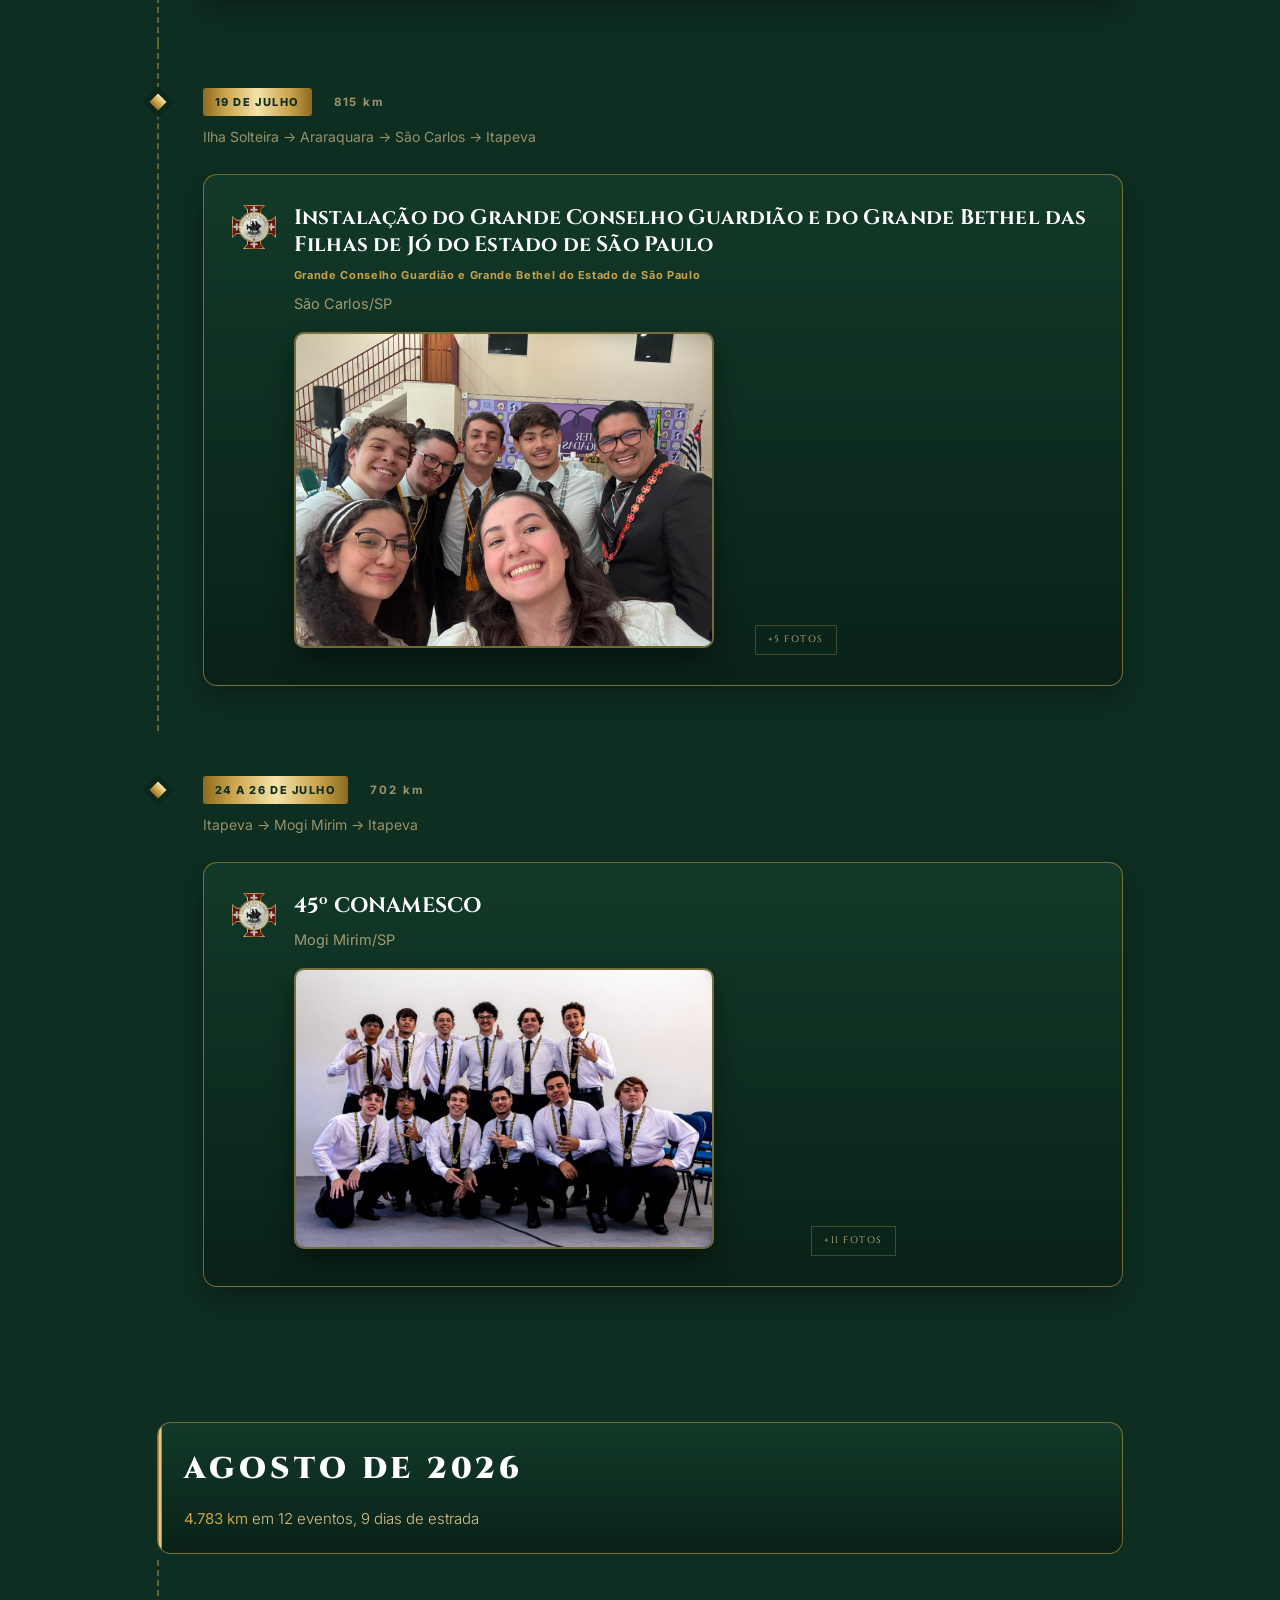
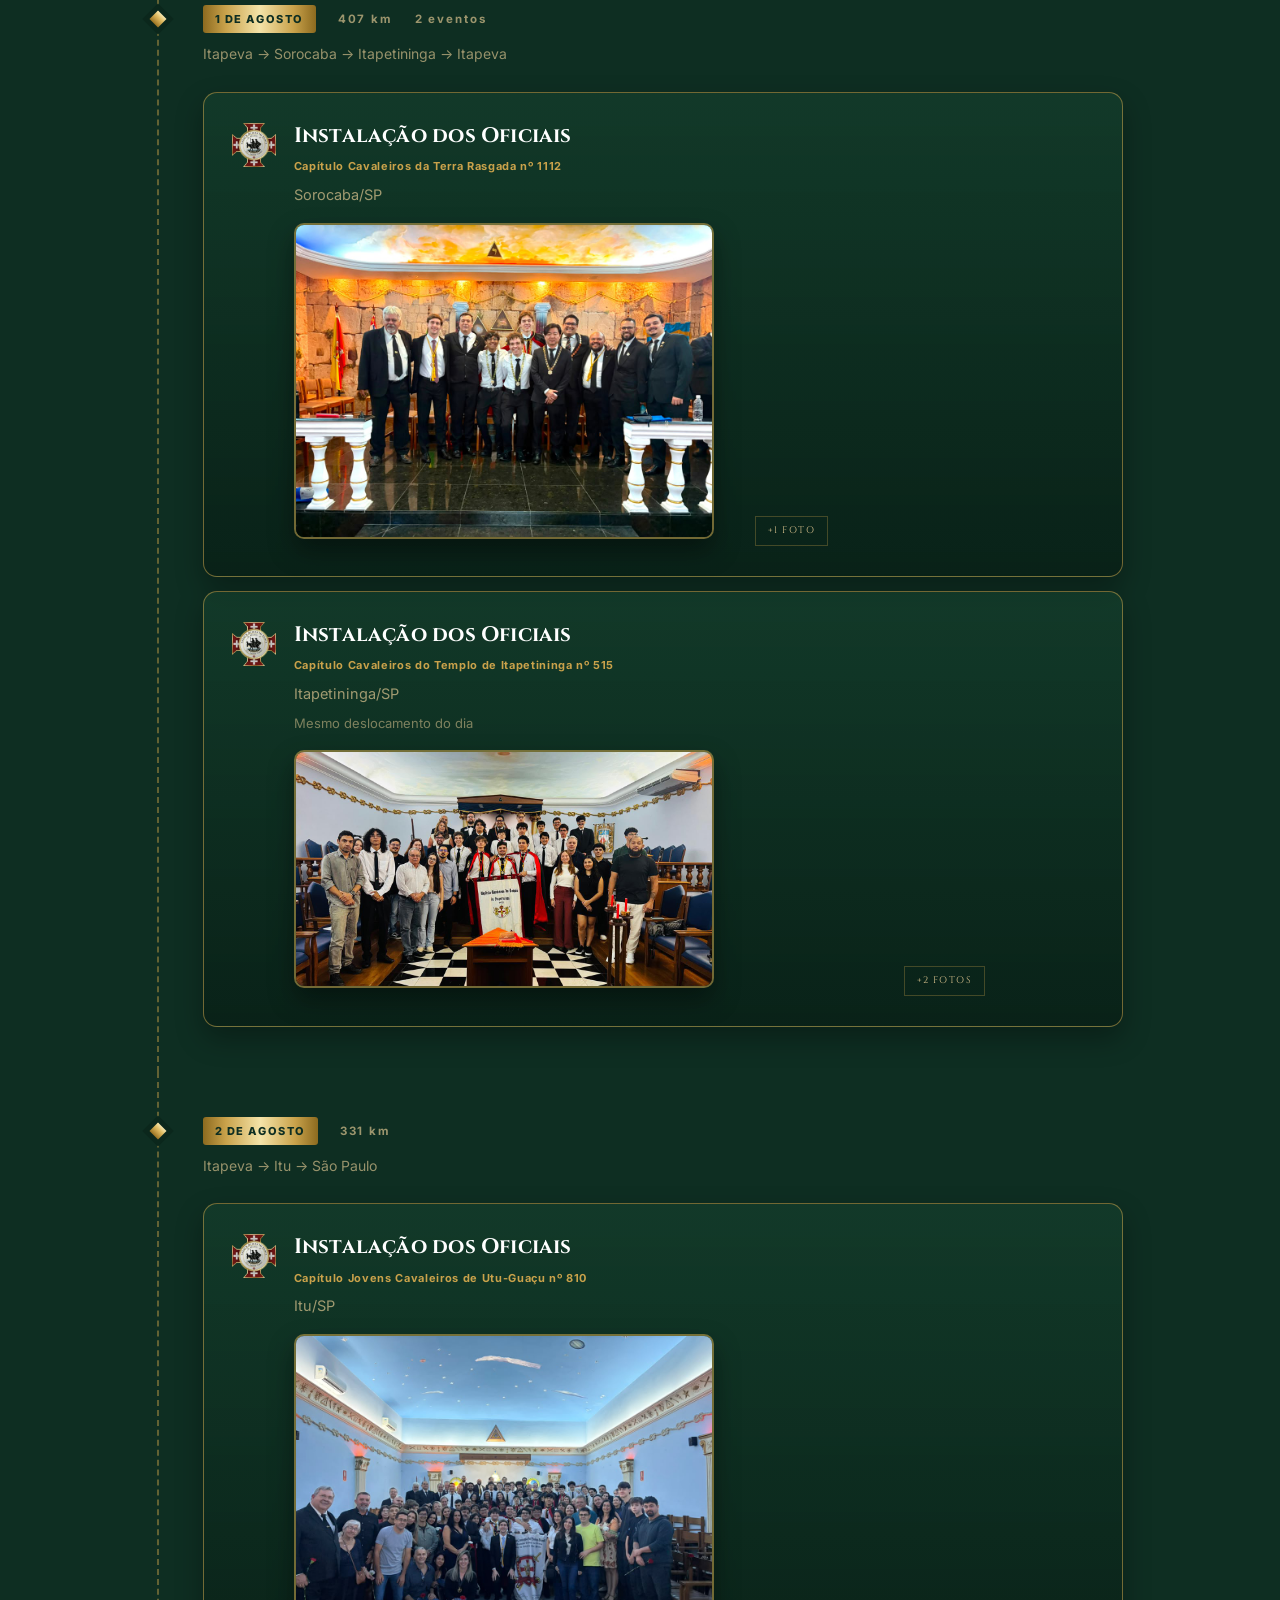
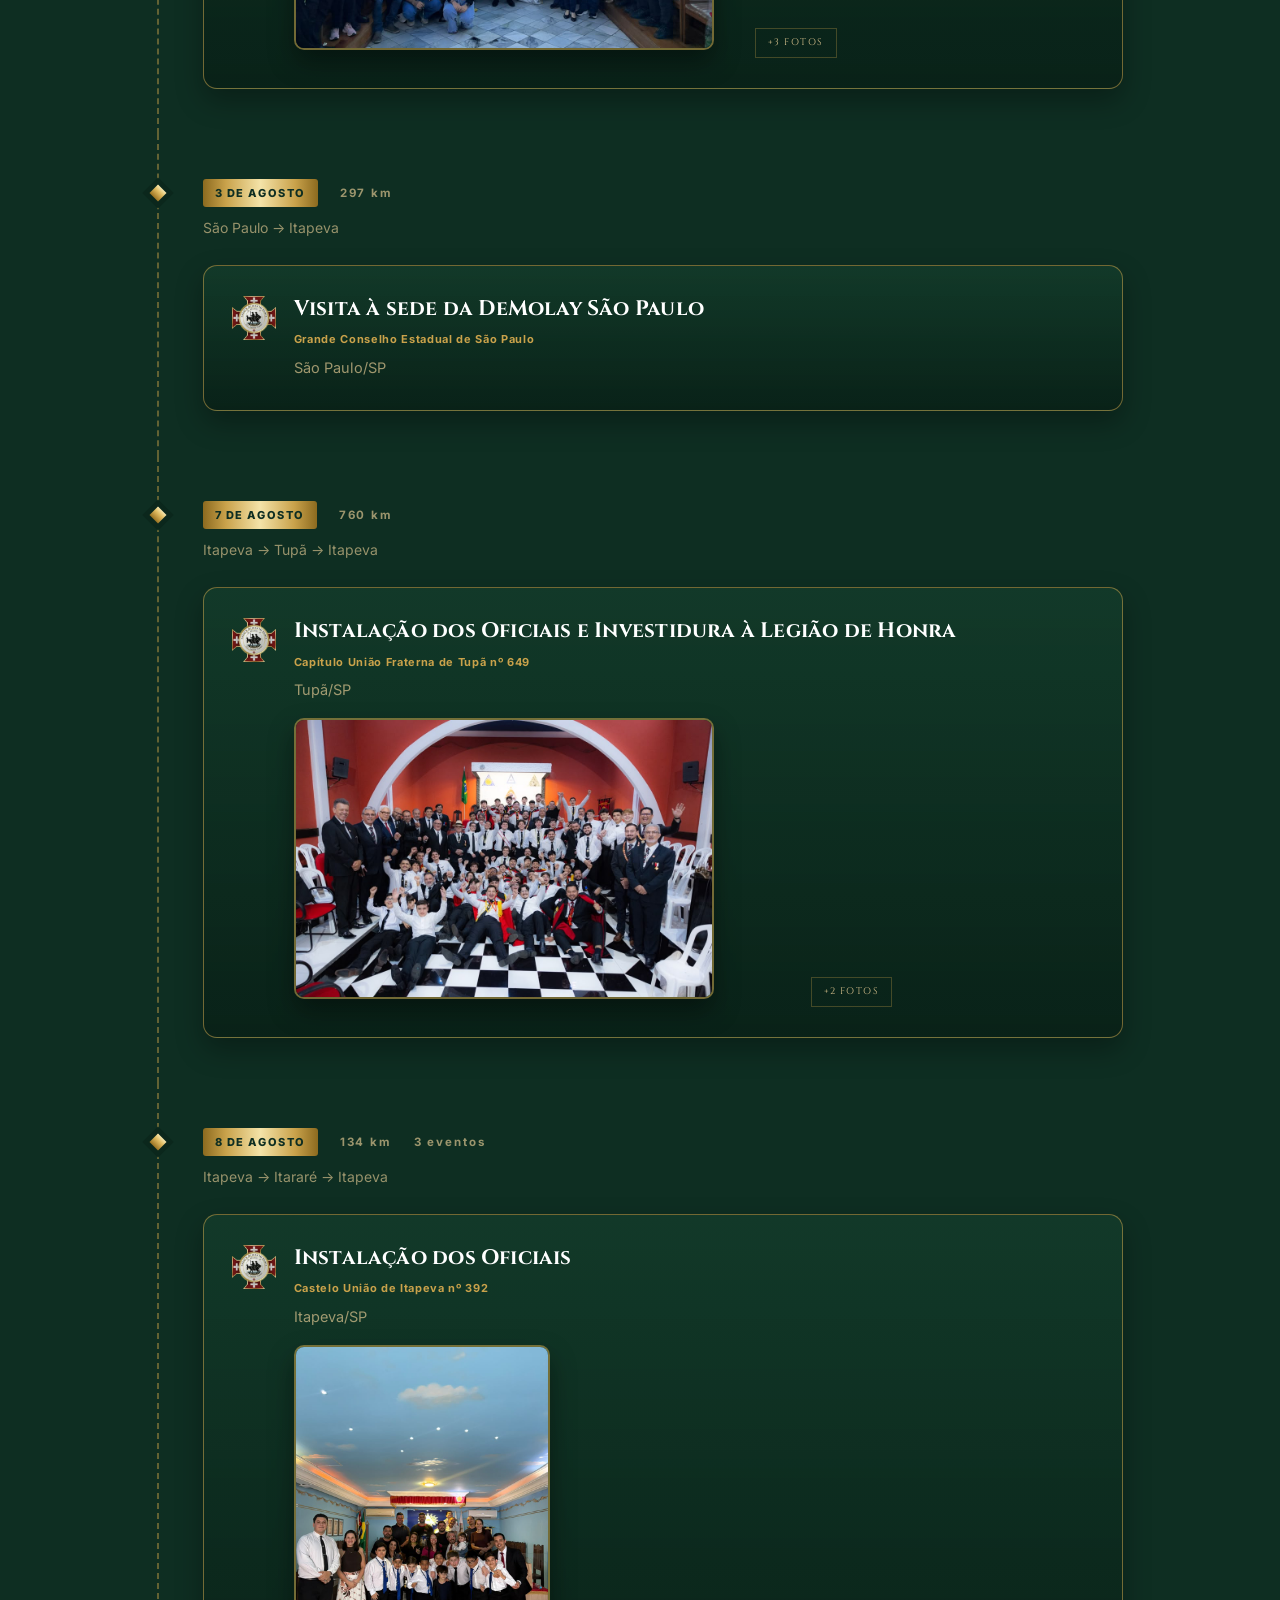
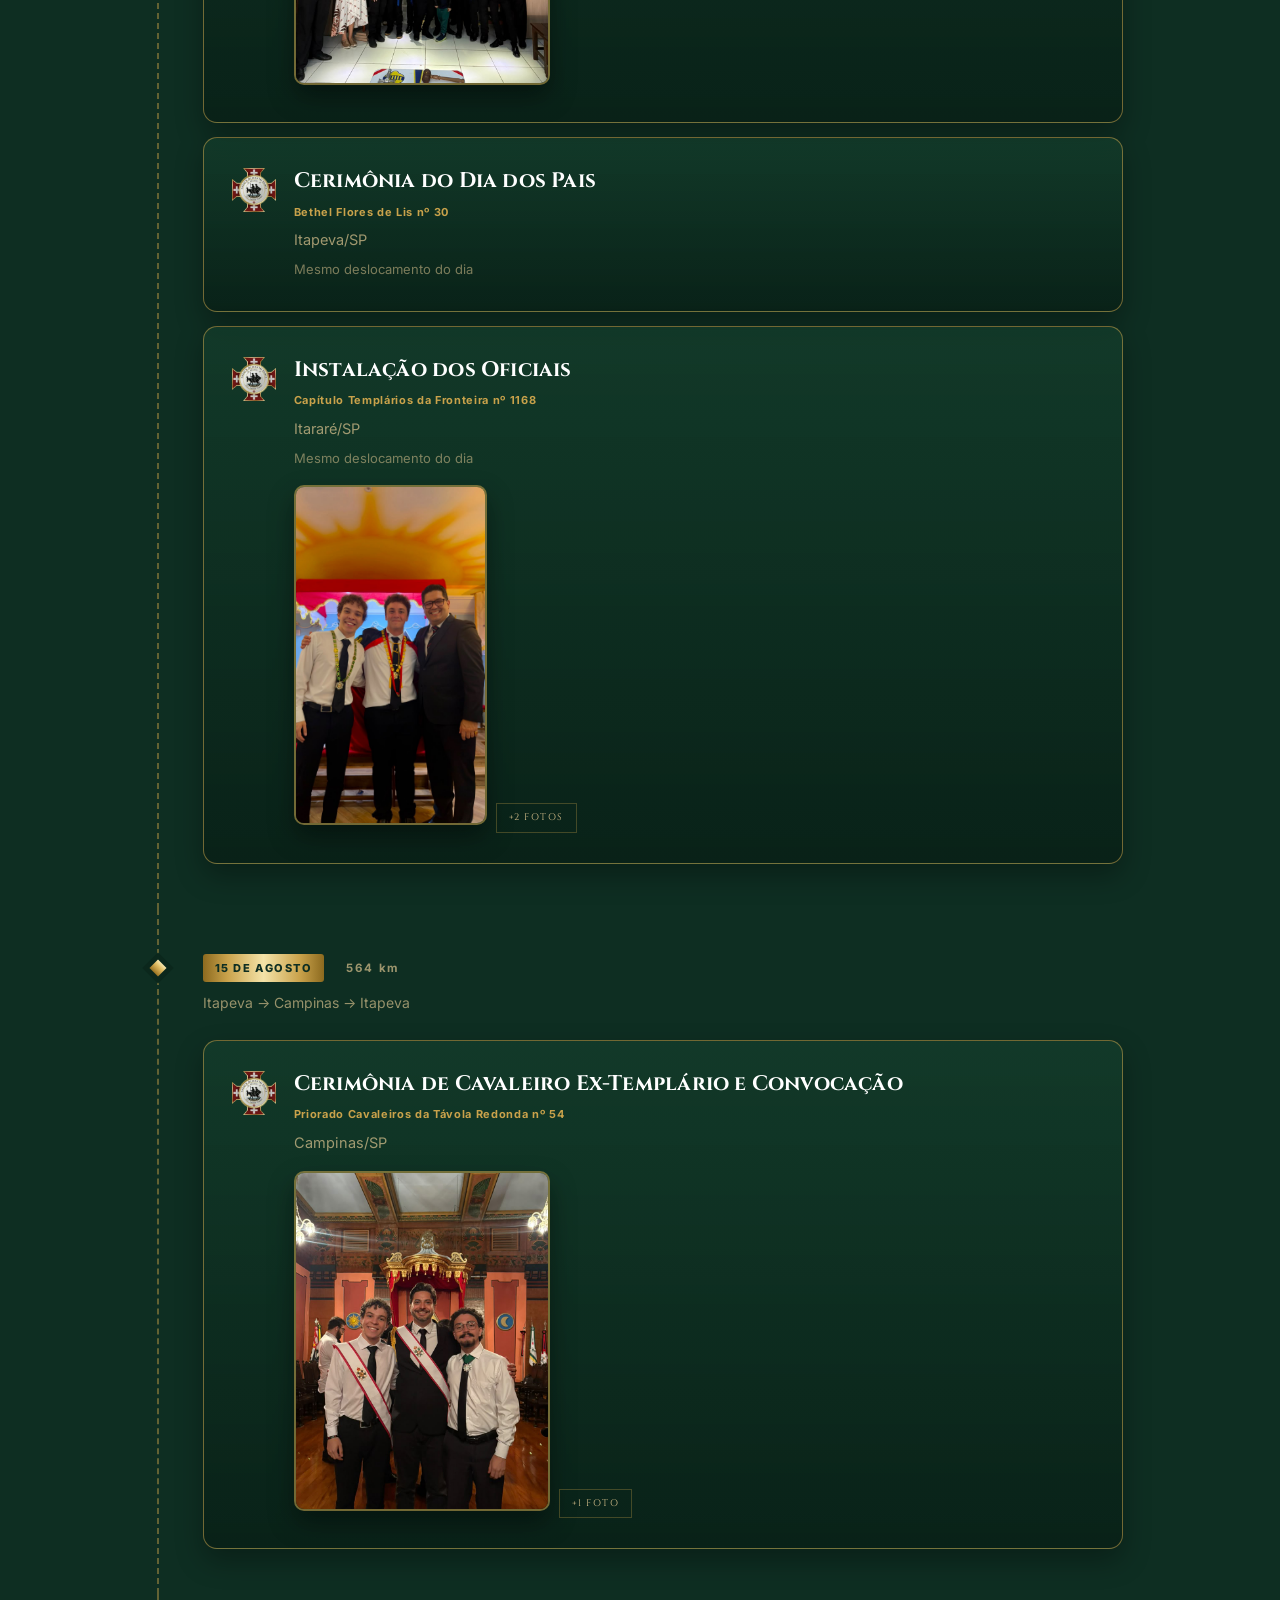
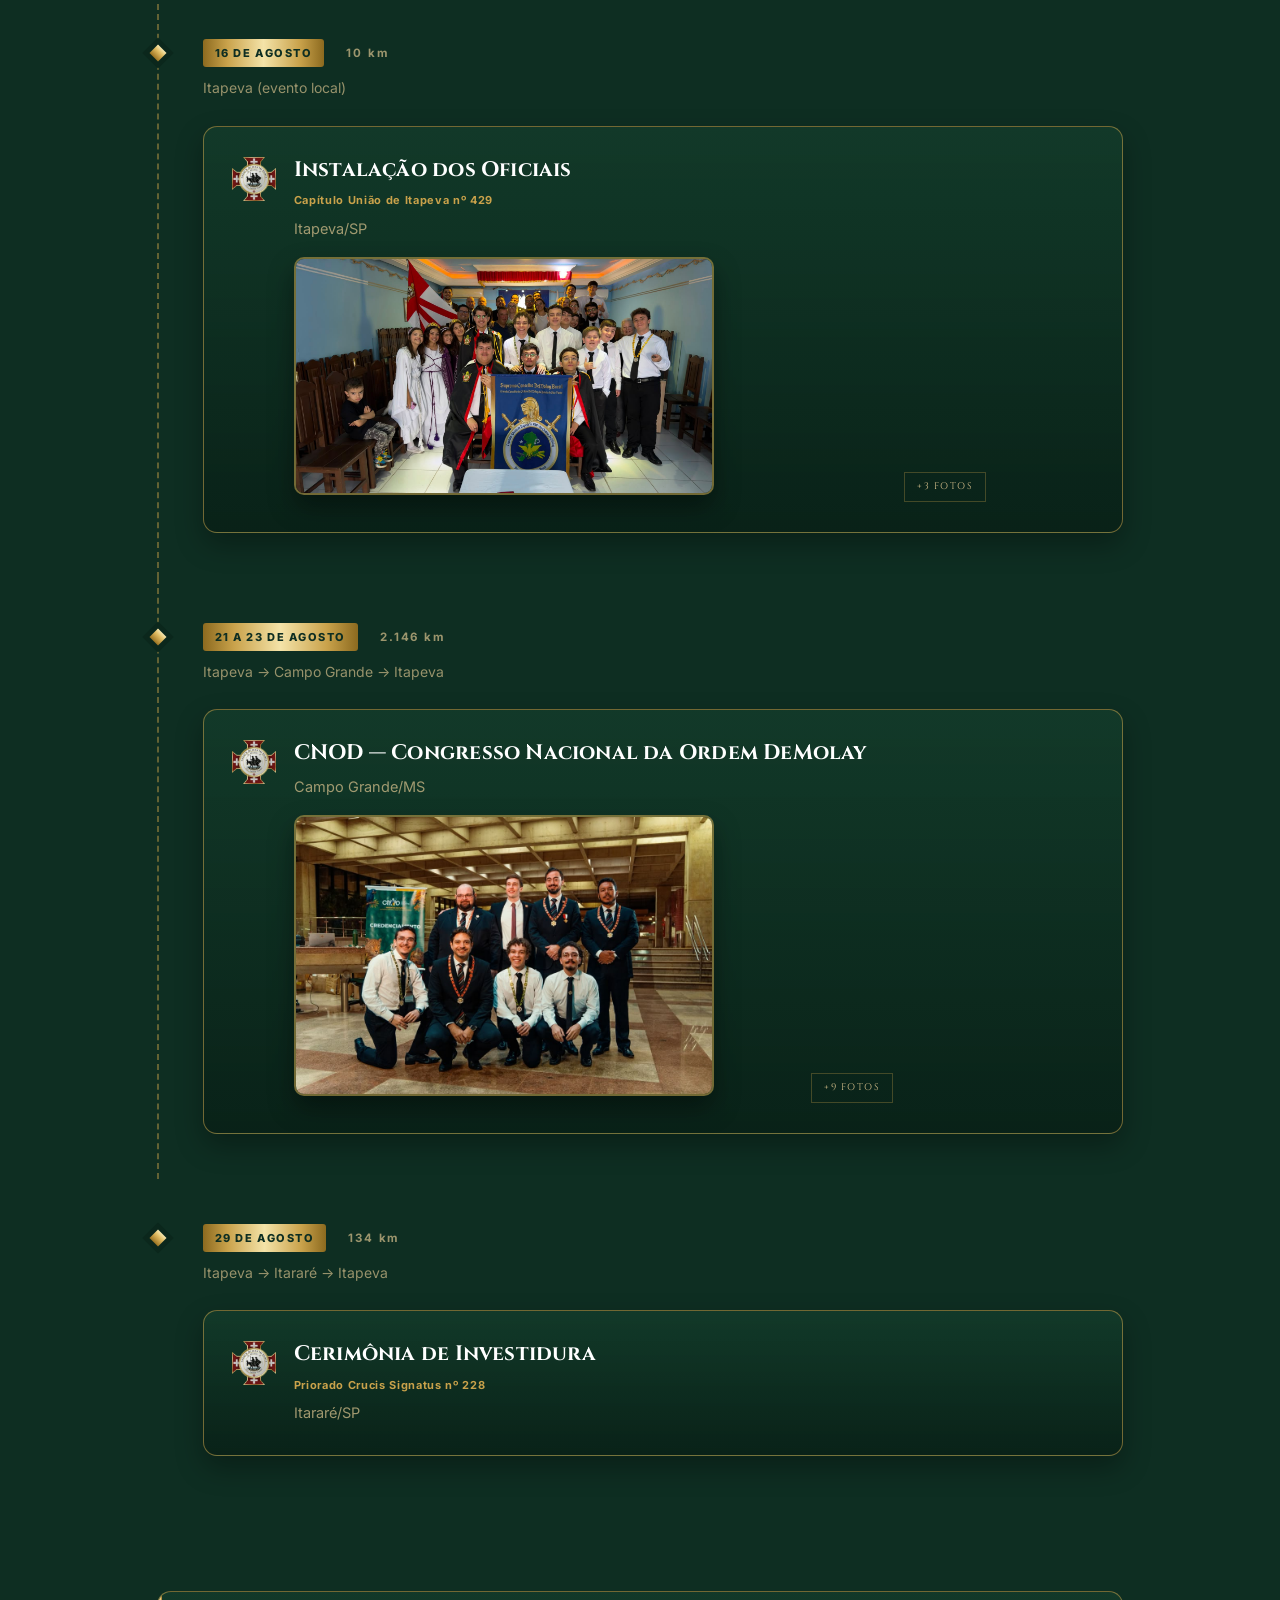
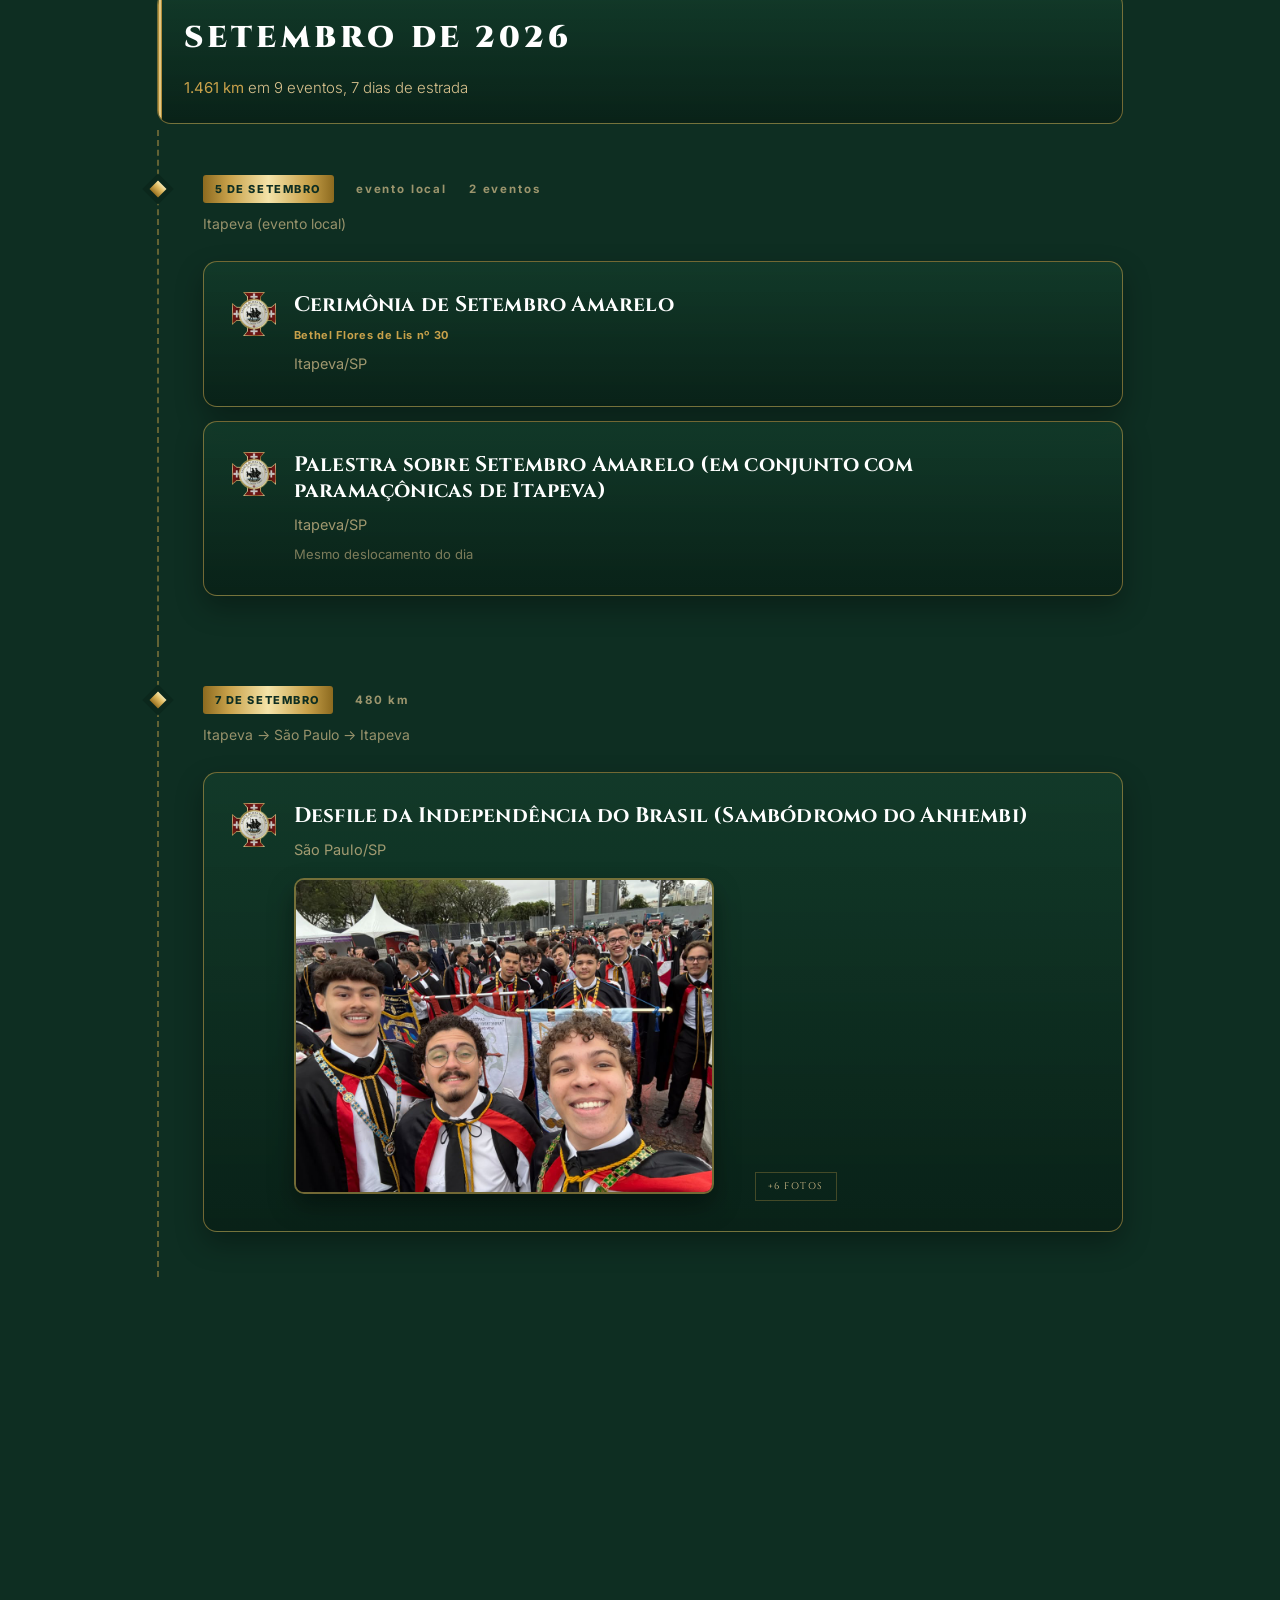
<file: timeline.html>
<!DOCTYPE html>
<html lang="pt-BR">
<head>
<meta charset="UTF-8">
<meta name="viewport" content="width=device-width, initial-scale=1.0">
<title>A Jornada — MCR 28ª Região Administrativa</title>
<meta name="description" content="Cada visita oficial do Mestre Conselheiro Regional da 28ª Região Administrativa, em ordem cronológica, com sede, percurso e quilometragem.">
<link rel="preconnect" href="https://fonts.googleapis.com">
<link rel="preconnect" href="https://fonts.gstatic.com" crossorigin>
<link href="https://fonts.googleapis.com/css2?family=Cinzel:wght@400;500;600;700;900&family=Inter:wght@400;500;600;700;800;900&family=Great+Vibes&family=Cormorant+Garamond:ital,wght@0,300;0,400;0,500;1,400&family=EB+Garamond:ital,wght@0,400;0,500;1,400&display=swap" rel="stylesheet">
<link rel="stylesheet" href="estilo.css?v=2026-09-25f">
<link rel="stylesheet" href="estilo-v2.css?v=2026-09-25f">
</head>
<body>

<main>
  <section class="capitulo" id="timeline">
    <ul class="pilulas" data-pilulas role="tablist" aria-label="Filtrar por mês"></ul>
    <div data-meses></div>
  </section>

  <section class="capitulo" id="rodape" data-rodape></section>
</main>

<script src="dados.js?v=2026-09-25f"></script>
<script src="comum.js?v=2026-09-25f"></script>
<script src="meses.js?v=2026-09-25f"></script>
<script>
montarMoldura('jornada');

document.getElementById('timeline').insertAdjacentHTML('afterbegin',
  abreCapitulo('jornada',
    DIAG.eventos + ' visitas oficiais em ' + DIAG.dias +
    ' dias de estrada, na ordem em que aconteceram.'));

const mesesPresentes = [...new Set(EVENTOS.map(e => e.data.slice(0, 7)))].sort();
const anosDistintos = new Set(mesesPresentes.map(c => c.slice(0, 4))).size;
const recipiente = document.querySelector('[data-meses]');
const pilulasEl = document.querySelector('[data-pilulas]');

function rotuloMes(chave){
  const [ano, mes] = chave.split('-');
  const nome = MESES[Number(mes) - 1];
  // O mandato atravessa dois anos: havendo mais de um, o mês precisa
  // dizer de qual ano está falando.
  return nome[0].toUpperCase() + nome.slice(1) +
         (anosDistintos > 1 ? ' ' + ano.slice(2) : '');
}

mesesPresentes.forEach(chave => {
  const bloco = document.createElement('div');
  bloco.className = 'mes-bloco';
  bloco.dataset.mes = chave;
  recipiente.appendChild(bloco);
  montarMes(bloco);
});

/* Filtro por mês. "Todos" é o padrão: a vitrine é para quem chega de
   fora e precisa ver a gestão inteira sem descobrir um controle. */
const FILTROS = [{ chave:'todos', rotulo:'Todos' }]
  .concat(mesesPresentes.map(c => ({ chave:c, rotulo:rotuloMes(c) })));

pilulasEl.innerHTML = FILTROS.map(f =>
  '<li role="presentation"><button class="pilula" role="tab" data-filtro="' + f.chave +
  '" aria-selected="false">' + f.rotulo + '</button></li>').join('');

function filtrar(chave){
  pilulasEl.querySelectorAll('[data-filtro]').forEach(b =>
    b.setAttribute('aria-selected', String(b.dataset.filtro === chave)));
  recipiente.querySelectorAll('.mes-bloco').forEach(b =>
    b.classList.toggle('oculto', chave !== 'todos' && b.dataset.mes !== chave));
}
pilulasEl.addEventListener('click', e => {
  const b = e.target.closest('[data-filtro]');
  if (b) filtrar(b.dataset.filtro);
});
filtrar('todos');

montarRodape(document.querySelector('[data-rodape]'));
revelar('[data-dia]');
</script>
</body>
</html>
</file>
<file: estilo.css>
/* ============================================================
   RELATÓRIO DE VISITAS — 28ª REGIÃO ADMINISTRATIVA
   Sistema visual: livro de gestão do século XXI.
   70% editorial clássico · 15% heráldica · 10% documental
   · 5% movimento.
   Paleta conforme o manual de Identidade Visual da 28ª Região.
   ============================================================ */

:root{
  /* Paleta heráldica — manual de marca, inalterada */
  --verde-profundo:#0E2E22;
  --verde-institucional:#16432F;
  --verde-medio:#1F6048;
  --verde-suave:#E8F0EB;
  --dourado:#C9A24B;
  --dourado-chapado:#B8923A;
  --champanhe:#D9C28E;
  --creme:#F6F1E4;
  --vinho:#5B1A1F;

  /* Tintas derivadas, para linhas e véus */
  --fio:rgba(201,162,75,.30);
  --fio-fraco:rgba(201,162,75,.15);
  --tinta:rgba(246,241,228,.72);
  --tinta-fraca:rgba(217,194,142,.55);

  --display:'Cinzel','Times New Roman',Georgia,serif;
  --editorial:'Cormorant Garamond','Palatino Linotype',Georgia,serif;
  --corpo:'EB Garamond','Palatino Linotype',Georgia,serif;

  --barra:64px;
  --margem:clamp(22px,6vw,92px);
  --coluna:min(1120px, 100%);
  --lento:cubic-bezier(.22,.61,.36,1);
}

*{box-sizing:border-box;}
html{scroll-behavior:smooth; scroll-padding-top:var(--barra);}

body{
  margin:0;
  background:var(--verde-profundo);
  color:var(--tinta);
  font-family:var(--corpo);
  font-size:17px;
  line-height:1.7;
  overflow-x:hidden;
  -webkit-font-smoothing:antialiased;
  text-rendering:optimizeLegibility;
}

/* Granulação de papel — quase imperceptível, mas tira o digital puro
   da tela. Uma textura que se nota é uma textura errada. */
body::before{
  content:""; position:fixed; inset:0; z-index:0; pointer-events:none;
  opacity:.5;
  background:
    radial-gradient(58% 44% at 12% 4%, rgba(31,96,72,.26), transparent 72%),
    radial-gradient(50% 40% at 90% 78%, rgba(31,96,72,.18), transparent 72%),
    url("data:image/svg+xml;charset=utf-8,%3Csvg xmlns='http://www.w3.org/2000/svg' width='180' height='180'%3E%3Cfilter id='g'%3E%3CfeTurbulence type='fractalNoise' baseFrequency='.85' numOctaves='3'/%3E%3CfeColorMatrix type='saturate' values='0'/%3E%3C/filter%3E%3Crect width='180' height='180' filter='url(%23g)' opacity='.045'/%3E%3C/svg%3E");
}
main{position:relative; z-index:1;}

::selection{background:var(--dourado); color:var(--verde-profundo);}

/* ── Moldura ──────────────────────────────────────────────── */
.moldura{
  position:fixed; top:0; left:0; right:0; z-index:50;
  height:var(--barra);
  display:flex; align-items:center; gap:clamp(14px,3vw,34px);
  padding:0 var(--margem);
  background:rgba(14,46,34,.86);
  backdrop-filter:blur(14px); -webkit-backdrop-filter:blur(14px);
  border-bottom:1px solid var(--fio-fraco);
}
.brasao{display:flex; align-items:center; gap:11px; flex:0 0 auto; text-decoration:none;}
.brasao .emblema{width:36px; height:36px; display:block;}
.brasao span{
  font-family:var(--display); font-size:11px; letter-spacing:.3em;
  color:var(--champanhe); white-space:nowrap;
}
.trilho{
  flex:1 1 auto; height:1px; min-width:24px;
  background:var(--fio-fraco); position:relative; overflow:hidden;
}
.trilho i{
  position:absolute; inset:0; display:block;
  background:linear-gradient(90deg,var(--dourado-chapado),var(--dourado));
  transform:scaleX(0); transform-origin:left center;
}
.capitulos{display:flex; gap:26px; flex:0 0 auto;}
.capitulos a{
  position:relative; padding:4px 0;
  font-family:var(--display); font-size:10px; letter-spacing:.2em;
  text-transform:uppercase; color:var(--champanhe); text-decoration:none;
  opacity:.6; transition:opacity .5s var(--lento), color .5s var(--lento);
}
/* O fio dourado nasce do centro no hover — o gesto é o ornamento. */
.capitulos a::after{
  content:""; position:absolute; left:50%; right:50%; bottom:0; height:1px;
  background:var(--dourado);
  transition:left .5s var(--lento), right .5s var(--lento);
}
.capitulos a:hover, .capitulos a:focus-visible,
.capitulos a[aria-current="page"]{opacity:1; color:var(--dourado);}
.capitulos a:hover::after, .capitulos a[aria-current="page"]::after{left:0; right:0;}

.gaveta-btn{
  display:none; flex:0 0 auto; background:none; border:0; cursor:pointer;
  color:var(--champanhe); padding:8px; margin-right:-8px;
}
.gaveta-btn svg{width:20px; height:20px; display:block;}

/* ── Cadernos ─────────────────────────────────────────────── */
.capitulo{
  width:var(--coluna); margin:0 auto;
  padding:clamp(96px,15vh,190px) var(--margem);
  scroll-margin-top:var(--barra);
}

/* Cabeçalho de capítulo: numeração, fio e título. É o elemento que
   transforma páginas soltas em um livro. */
.abre-capitulo{margin-bottom:clamp(44px,7vh,86px);}
.capitulo-num{
  display:flex; align-items:center; gap:18px;
  font-family:var(--display); font-size:11px; letter-spacing:.42em;
  text-transform:uppercase; color:var(--dourado);
  margin:0 0 26px;
}
.capitulo-num::after{
  content:""; flex:1 1 auto; height:1px; background:var(--fio);
}
.titulo-capitulo{
  font-family:var(--display); font-weight:400;
  font-size:clamp(30px,5.2vw,62px); line-height:1.06;
  letter-spacing:.03em; text-transform:uppercase;
  color:var(--creme); margin:0;
}
.subtitulo-capitulo{
  font-family:var(--editorial); font-style:italic; font-weight:300;
  font-size:clamp(18px,2.5vw,25px); line-height:1.45;
  color:var(--champanhe); margin:20px 0 0; max-width:52ch;
}

/* Rótulo antigo, mantido para compatibilidade */
.rotulo{
  font-family:var(--display); font-size:10.5px; letter-spacing:.38em;
  text-transform:uppercase; color:var(--dourado); margin:0 0 22px;
}
.titulo-pagina{
  font-family:var(--editorial); font-weight:300; font-style:italic;
  font-size:clamp(24px,3.6vw,38px); color:var(--creme);
  margin:0 0 22px; line-height:1.24;
}
.nota{
  font-family:var(--editorial); font-style:italic; font-weight:300;
  font-size:19px; line-height:1.6;
  color:var(--champanhe); max-width:58ch; margin:26px 0 0;
}

/* Ornamentos ------------------------------------------------ */
.fio{height:1px; background:var(--fio); border:0; margin:clamp(40px,6vh,72px) 0;}
.losango{
  display:block; margin:clamp(38px,6vh,68px) auto;
  width:100%; max-width:210px; text-align:center;
  color:var(--dourado); opacity:.55;
}
.losango svg{width:100%; height:9px; display:block;}

/* ── 01 · Abertura ────────────────────────────────────────── */
#abertura{
  position:relative;
  min-height:100vh; min-height:100svh;
  display:flex; flex-direction:column; justify-content:center;
  padding-top:calc(var(--barra) + clamp(40px,8vh,90px));
  padding-bottom:clamp(50px,9vh,110px);
  text-align:center; overflow:hidden;
}
/* Marca d'água: o emblema grande, quase submerso no fundo. */
.marca-dagua{
  position:absolute; left:50%; top:50%; z-index:0;
  width:min(760px, 96vw); transform:translate(-50%,-52%);
  opacity:.06; pointer-events:none;
}
.marca-dagua .emblema{width:100%; height:auto; display:block; filter:grayscale(1);}
#abertura > *:not(.marca-dagua){position:relative; z-index:1;}

/* "ª" nunca na Cinzel: só de versais, ela o desenha como um A maiúsculo
   e "28ª" passa a ler "28A". A Cormorant tem o ordinal de verdade. */
.ord{font-family:var(--editorial); font-size:1.25em; letter-spacing:0;
  line-height:0; text-transform:none; margin-right:.1em;}

.gabinete{
  font-family:var(--display); font-size:clamp(9.5px,1.5vw,12px);
  letter-spacing:.44em; text-transform:uppercase;
  color:var(--champanhe); margin:26px 0 0; line-height:2.3;
}
.gabinete b{display:block; font-weight:400; color:var(--tinta-fraca);}
.gabinete-regiao{display:block; color:var(--creme);
  font-size:clamp(15px,2.4vw,21px); letter-spacing:.3em; margin-bottom:6px;}

.selo-fino{
  display:block; width:100%; max-width:150px;
  margin:clamp(30px,5vh,52px) auto; color:var(--dourado); opacity:.6;
}
.selo-fino svg{width:100%; height:9px; display:block;}

.numeral{
  font-family:var(--display); font-weight:500;
  font-size:clamp(62px,13vw,168px); line-height:1;
  color:var(--dourado); margin:0; letter-spacing:.01em;
  text-shadow:0 0 80px rgba(201,162,75,.16);
  font-variant-numeric:tabular-nums;
}
.unidade{
  font-family:var(--display); font-weight:400;
  font-size:clamp(10px,1.7vw,13px); letter-spacing:.46em;
  text-transform:uppercase; color:var(--champanhe);
  margin:20px 0 0; text-indent:.46em;
}
.epigrafe{
  font-family:var(--editorial); font-style:italic; font-weight:300;
  font-size:clamp(17px,2.3vw,24px); line-height:1.55;
  color:var(--tinta); max-width:34ch;
  margin:clamp(38px,6vh,66px) auto 0;
}
.desca{
  margin-top:clamp(38px,7vh,78px);
  font-family:var(--display); font-size:9px; letter-spacing:.4em;
  text-transform:uppercase; color:var(--champanhe); opacity:.45;
}
.desca em{display:block; font-style:normal; font-size:14px; margin-top:10px;
  animation:respira 3.4s ease-in-out infinite;}
@keyframes respira{0%,100%{transform:translateY(0);opacity:.35} 50%{transform:translateY(6px);opacity:.9}}

/* ── 02 · Indicadores editoriais ──────────────────────────── */
/* Sem caixas: número grande, fio dourado, legenda em versalete. */
.painel{
  display:grid; gap:clamp(38px,5vw,64px) clamp(30px,4vw,58px);
  /* Quatro indicadores na abertura e quatro no resumo de região: uma
     fileira só, sem célula vazia. Abaixo de 900px vira 2x2; abaixo de
     520px, uma coluna. */
  grid-template-columns:repeat(4,1fr); margin-top:12px;
}
.indicador{
  opacity:0; transform:translateY(18px);
  transition:opacity 1s var(--lento), transform 1s var(--lento);
}
.indicador.visivel{opacity:1; transform:none;}
.indicador .valor{
  display:block; font-family:var(--display); font-weight:400;
  font-size:clamp(46px,6.4vw,84px); line-height:1;
  color:var(--creme); font-variant-numeric:tabular-nums;
  letter-spacing:.01em;
}
.indicador .valor span{color:var(--dourado);}
.indicador .rotulo-i{
  display:block; margin-top:20px; padding-top:16px;
  border-top:1px solid var(--fio);
  font-family:var(--display); font-size:9.5px; letter-spacing:.3em;
  text-transform:uppercase; color:var(--champanhe); line-height:1.9;
}

/* ── 03 · O território · o mapa ───────────────────────────── */
#mapa{max-width:none; width:100%; padding:0; height:360vh;}
.palco{
  position:sticky; top:var(--barra);
  height:calc(100vh - var(--barra)); height:calc(100svh - var(--barra));
  display:flex; align-items:center; justify-content:center;
  /* Folga menor em cima e embaixo: o palco tem uma tela de altura e nada
     mais, e cada pixel devolvido aqui vira altura de quadro. */
  padding:clamp(10px,1.8vh,22px) var(--margem);
}
/* Moldura documental: fio duplo, como a borda de uma carta antiga. */
.quadro{
  /* A margem interna vira variável porque a esteira das sedes precisa
     conhecê-la: ela é posicionada por absoluto e, ancorada na borda,
     passava por baixo do fio duplo em vez de parar antes dele. */
  --pad-quadro:clamp(16px,2.4vw,30px);
  position:relative; width:100%; max-width:1220px; height:100%;
  border:1px solid var(--fio-fraco);
  padding:var(--pad-quadro);
}
.quadro::before{
  content:""; position:absolute; inset:7px; border:1px solid var(--fio-fraco);
  pointer-events:none;
}
/* Cantoneiras douradas */
.quadro::after{
  content:""; position:absolute; inset:-1px; pointer-events:none;
  background:
    linear-gradient(var(--dourado),var(--dourado)) left top/22px 1px no-repeat,
    linear-gradient(var(--dourado),var(--dourado)) left top/1px 22px no-repeat,
    linear-gradient(var(--dourado),var(--dourado)) right top/22px 1px no-repeat,
    linear-gradient(var(--dourado),var(--dourado)) right top/1px 22px no-repeat,
    linear-gradient(var(--dourado),var(--dourado)) left bottom/22px 1px no-repeat,
    linear-gradient(var(--dourado),var(--dourado)) left bottom/1px 22px no-repeat,
    linear-gradient(var(--dourado),var(--dourado)) right bottom/22px 1px no-repeat,
    linear-gradient(var(--dourado),var(--dourado)) right bottom/1px 22px no-repeat;
  opacity:.75;
}
.mapa-svg{width:100%; height:calc(100% - 132px); overflow:visible; display:block;}

.mapa-svg .ra{
  fill:var(--verde-institucional); stroke:var(--verde-medio); stroke-width:.8;
  transition:fill 1.1s var(--lento), stroke 1.1s var(--lento);
}
.mapa-svg .ra.acesa{fill:var(--dourado-chapado); stroke:rgba(14,46,34,.55);}
.mapa-svg .ra.propria{stroke:var(--creme); stroke-width:2;}
/* CREME = deslocamento · DOURADO = território alcançado.
   A rota em dourado sumia justamente sobre a região acesa. */
.mapa-svg .rota{
  fill:none; stroke:var(--creme); stroke-width:1.7;
  stroke-linecap:round; opacity:.92;
  filter:drop-shadow(0 0 3px rgba(14,46,34,.95));
}
.mapa-svg .ponto{fill:var(--creme); stroke:var(--verde-profundo); stroke-width:1.3;}
.mapa-svg .base{fill:var(--dourado); stroke:var(--verde-profundo); stroke-width:2;}

.hud{position:absolute; left:clamp(22px,3vw,42px);
  bottom:calc(var(--pad-quadro) + 134px);
  width:clamp(210px,26vw,290px);}
.hud .rotulo{margin-bottom:16px;}
.hud .km{
  font-family:var(--display); font-weight:400; color:var(--dourado);
  font-size:clamp(40px,5.4vw,68px); line-height:1; display:block;
  font-variant-numeric:tabular-nums;
}
.hud .km-rot{
  font-family:var(--display); font-size:9px; letter-spacing:.3em;
  text-transform:uppercase; color:var(--champanhe); display:block;
  margin-top:12px; padding-top:12px; border-top:1px solid var(--fio);
}
.marco{margin:24px 0 0; min-height:5.6em;}
.marco .quando{
  display:block; font-family:var(--display); font-size:9.5px;
  letter-spacing:.24em; text-transform:uppercase; color:var(--dourado);
}
.marco .oque{
  display:block; font-family:var(--editorial); font-style:italic; font-weight:300;
  font-size:18px; color:var(--creme); margin-top:8px; line-height:1.4;
}
.marco .onde{
  display:block; font-family:var(--corpo); font-size:13.5px;
  color:var(--champanhe); margin-top:7px; opacity:.8; line-height:1.5;
}

.legenda{
  position:absolute; right:clamp(22px,3vw,42px);
  bottom:calc(var(--pad-quadro) + 134px);
  list-style:none; margin:0; padding:0; text-align:right;
}
.legenda li{
  display:flex; align-items:center; justify-content:flex-end; gap:11px;
  margin:11px 0; font-family:var(--corpo); font-size:12.5px;
  color:var(--champanhe); opacity:.85;
}
.legenda i{width:11px; height:11px; flex:0 0 11px; display:inline-block;}
.legenda .l-acesa{background:var(--dourado-chapado);}
.legenda .l-propria{background:var(--dourado-chapado); outline:1.5px solid var(--creme); outline-offset:-1.5px;}
.legenda .l-fria{background:var(--verde-institucional); outline:1px solid var(--verde-medio); outline-offset:-1px;}
.legenda .l-rota{background:none; height:0; border-top:1.5px solid var(--creme); align-self:center;}

/* Esteira das sedes */
.faixa{
  /* Ancorada na margem interna, não na borda: assim os nomes das sedes
     param antes do fio duplo do quadro, em vez de serem cortados por ele. */
  position:absolute; z-index:2;
  left:var(--pad-quadro); right:var(--pad-quadro); bottom:var(--pad-quadro);
  overflow:hidden; padding-top:28px;
  -webkit-mask-image:linear-gradient(90deg,transparent,#000 8%,#000 92%,transparent);
          mask-image:linear-gradient(90deg,transparent,#000 8%,#000 92%,transparent);
  border-top:1px solid var(--fio-fraco);
}
.faixa .titulo{
  text-align:center; margin:0 0 19px;
  font-family:var(--display); font-size:10.5px; letter-spacing:.34em;
  text-transform:uppercase; color:rgba(217,194,142,.8);
}
.faixa ul{display:flex; width:max-content; list-style:none; margin:0; padding:0;
  will-change:transform;}
.faixa ul.parada{width:100%; justify-content:center; transform:none !important;}
.faixa li{display:flex; align-items:baseline; gap:12px; padding:0 36px; white-space:nowrap;}
.faixa li.entrando{animation:descer .9s var(--lento) both;}
@keyframes descer{from{opacity:0; transform:translateY(-16px);} to{opacity:1; transform:none;}}
.faixa .sede{font-family:var(--display); font-size:13.5px; letter-spacing:.13em; color:var(--creme);}
.faixa .cidade{font-family:var(--corpo); font-size:14px; color:var(--champanhe); opacity:.75;}

/* ── 04 · A jornada ───────────────────────────────────────── */
.pilulas{display:flex; flex-wrap:wrap; gap:10px; margin:0 0 clamp(44px,6vh,74px); padding:0; list-style:none;}
.pilula{
  font-family:var(--display); font-size:9.5px; letter-spacing:.24em;
  text-transform:uppercase; color:var(--champanhe);
  background:none; border:1px solid var(--fio-fraco);
  padding:11px 20px; cursor:pointer;
  transition:all .5s var(--lento);
}
.pilula:hover{border-color:var(--dourado); color:var(--dourado);}
.pilula[aria-selected="true"]{
  background:var(--dourado); border-color:var(--dourado); color:var(--verde-profundo);
}
.mes-bloco.oculto{display:none;}
.mes-bloco + .mes-bloco{margin-top:clamp(64px,10vh,120px);}

.capa-mes{border-bottom:1px solid var(--fio); padding-bottom:24px; margin-bottom:10px;}
.capa-mes .nome-mes{
  font-family:var(--display); font-size:clamp(19px,3vw,30px);
  letter-spacing:.24em; text-transform:uppercase; color:var(--creme); margin:0;
}
.capa-mes .saldo-mes{
  font-family:var(--editorial); font-style:italic; font-weight:300; font-size:19px;
  color:var(--champanhe); margin:12px 0 0;
}
.capa-mes .saldo-mes b{font-style:normal; font-weight:400; color:var(--dourado);}

.dias{list-style:none; margin:0; padding:0;}
.dia{
  position:relative; padding:clamp(34px,5vh,54px) 0 clamp(34px,5vh,54px) clamp(26px,4vw,44px);
  border-left:1px solid var(--fio-fraco);
  opacity:0; transform:translateY(20px);
  transition:opacity 1s var(--lento), transform 1s var(--lento);
}
.dia.visivel{opacity:1; transform:none;}
.dia::before{
  content:""; position:absolute; left:-3.5px; top:calc(clamp(34px,5vh,54px) + 8px);
  width:7px; height:7px; background:var(--dourado);
  transform:rotate(45deg); box-shadow:0 0 0 5px var(--verde-profundo);
}
.dia:last-child{border-left-color:transparent;}
.dia-topo{display:flex; flex-wrap:wrap; align-items:baseline; gap:10px 22px;}
.dia-data{font-family:var(--display); font-size:11.5px; letter-spacing:.28em;
  text-transform:uppercase; color:var(--dourado);}
.dia-km{font-family:var(--display); font-size:11.5px; letter-spacing:.16em;
  color:var(--champanhe); opacity:.7;}
.dia-percurso{font-family:var(--corpo); font-size:15px; color:var(--champanhe);
  margin:9px 0 0; opacity:.68;}

.eventos{list-style:none; margin:26px 0 0; padding:0; display:grid; gap:1px;
  background:var(--fio-fraco); border-top:1px solid var(--fio-fraco);
  border-bottom:1px solid var(--fio-fraco);}
.evento{
  display:flex; gap:22px; align-items:flex-start;
  background:var(--verde-profundo);
  padding:clamp(20px,3vw,30px) clamp(18px,2.4vw,28px);
  transition:background .6s var(--lento);
}
.evento:hover{background:var(--verde-institucional);}
.evento .selo{flex:0 0 30px; width:30px; opacity:.42;}
.evento .selo .emblema{width:100%; height:auto; display:block;}
.evento h3{
  font-family:var(--editorial); font-weight:400; font-size:22px;
  color:var(--creme); margin:0 0 8px; line-height:1.26;
}
.evento .sede-ev{font-family:var(--display); font-size:11px; letter-spacing:.14em;
  color:var(--dourado); margin:0; line-height:1.7;}
.evento .cidade-ev{font-family:var(--corpo); font-size:14.5px; color:var(--champanhe);
  margin:7px 0 0; opacity:.72;}
.evento .fotos{display:flex; flex-wrap:wrap; gap:9px; margin:16px 0 0;}
.evento .fotos img{
  /* Uma capa só por cartão desde que o resto foi para o mural: ela pode
     ocupar o espaço que doze miniaturas ocupavam. Sem recorte fixo — a
     capa aparece na proporção em que foi tirada, retrato ou paisagem. */
  width:auto; max-width:min(100%, 420px); height:auto; max-height:300px;
  border:1px solid var(--fio-fraco); filter:grayscale(1) contrast(1.05);
  transition:filter .8s var(--lento), transform .8s var(--lento);}
.evento .fotos img:hover{filter:none; transform:scale(1.02);}
.marca-partilha{font-family:var(--editorial); font-style:italic; font-size:14px;
  color:var(--champanhe); opacity:.55; margin:7px 0 0;}

/* ── Territórios: macrorregiões ───────────────────────────── */
.macros{list-style:none; margin:clamp(40px,6vh,70px) 0 0; padding:0;
  display:grid; gap:1px; grid-template-columns:repeat(3,1fr);
  background:var(--fio-fraco); border:1px solid var(--fio-fraco);}
.macro{
  display:block; width:100%; text-align:left; font:inherit; color:inherit;
  background:var(--verde-profundo); border:0;
  padding:clamp(24px,3.4vw,36px) clamp(20px,2.6vw,28px);
  opacity:0; transform:translateY(16px);
  transition:opacity .9s var(--lento), transform .9s var(--lento), background .6s var(--lento);
}
.macro.visivel{opacity:1; transform:none;}
button.macro{cursor:pointer;}
button.macro:hover{background:var(--verde-institucional);}
button.macro[aria-expanded="true"]{background:var(--verde-institucional);}
.macro .letra{font-family:var(--display); font-weight:400; font-size:clamp(30px,4vw,44px);
  line-height:1; color:var(--verde-medio); display:block; letter-spacing:.04em;}
.macro .regioes{font-family:var(--corpo); font-size:14px; color:var(--champanhe);
  margin:16px 0 0; opacity:.6;}
.macro .estado{font-family:var(--display); font-size:9px; letter-spacing:.26em;
  text-transform:uppercase; color:var(--champanhe); margin:12px 0 0; opacity:.45;}
.macro.acesa .letra{color:var(--dourado);}
.macro.acesa .estado{color:var(--dourado); opacity:1;}
.macro.acesa .regioes{opacity:.88;}
.macro .abrir{display:block; margin-top:18px; padding-top:14px;
  border-top:1px solid var(--fio-fraco);
  font-family:var(--display); font-size:9px; letter-spacing:.24em;
  text-transform:uppercase; color:var(--dourado); opacity:.8;}

.detalhe{margin-top:1px;}
.detalhe:empty{display:none;}
.painel-detalhe{border:1px solid var(--fio); border-top:2px solid var(--dourado);
  padding:clamp(26px,3.6vw,44px);}
.detalhe-titulo{font-family:var(--display); font-size:12px; letter-spacing:.3em;
  text-transform:uppercase; color:var(--dourado); margin:0 0 8px;}
.detalhe-sub{font-family:var(--editorial); font-style:italic; font-weight:300;
  font-size:18px; color:var(--champanhe); margin:0 0 28px;}

.regioes-cartoes{list-style:none; margin:0; padding:0; display:grid; gap:1px;
  background:var(--fio-fraco);}
.regiao-cartao{
  display:block; position:relative; text-decoration:none;
  background:var(--verde-profundo); padding:22px 58px 22px 24px;
  transition:background .6s var(--lento);
}
.regiao-cartao:hover{background:var(--verde-institucional);}
.regiao-nome{display:block; font-family:var(--display); font-size:15px;
  letter-spacing:.16em; text-transform:uppercase; color:var(--creme);}
.regiao-meta{display:block; font-family:var(--display); font-size:9px;
  letter-spacing:.22em; text-transform:uppercase; color:var(--dourado);
  margin-top:10px; opacity:.85;}
.regiao-cidades{display:block; font-family:var(--corpo); font-size:14.5px;
  color:var(--champanhe); margin-top:8px; opacity:.66;}
.cartao-seta{position:absolute; right:26px; top:50%; margin-top:-13px;
  font-family:var(--display); font-size:18px; color:var(--dourado);
  transition:transform .6s var(--lento);}
.regiao-cartao:hover .cartao-seta{transform:translateX(6px);}

/* ── Visitas (região e registros) ─────────────────────────── */
.visitas{list-style:none; margin:clamp(38px,6vh,64px) 0 0; padding:0;
  display:grid; gap:1px; background:var(--fio-fraco);
  border-top:1px solid var(--fio-fraco); border-bottom:1px solid var(--fio-fraco);}
.visita{background:var(--verde-profundo); padding:clamp(24px,3.2vw,34px);}
.v-data{font-family:var(--display); font-size:9.5px; letter-spacing:.26em;
  text-transform:uppercase; color:var(--dourado);}
.v-evento{font-family:var(--editorial); font-weight:400; font-size:23px;
  color:var(--creme); margin:10px 0 0; line-height:1.24;}
.v-sede{font-family:var(--display); font-size:11px; letter-spacing:.13em;
  color:var(--champanhe); margin:9px 0 0;}
.v-meta{font-family:var(--corpo); font-size:14.5px; color:var(--champanhe);
  margin:7px 0 0; opacity:.62;}
.v-naoconta{display:inline-block; margin-top:14px; padding:5px 12px;
  font-family:var(--display); font-size:8px; letter-spacing:.22em;
  text-transform:uppercase; color:var(--champanhe);
  border:1px solid var(--fio-fraco); opacity:.7;}
/* Com uma capa só no cartão, o selo diz quantas fotos existem e leva ao
   mural, em vez de o cartão virar uma grade de miniaturas. */
.mais-fotos{
  display:inline-flex; align-items:center; align-self:flex-end;
  padding:6px 12px; text-decoration:none; white-space:nowrap;
  font-family:var(--display); font-size:9.5px; letter-spacing:.16em;
  text-transform:uppercase; color:var(--champanhe);
  border:1px solid var(--fio);
  transition:color .25s, border-color .25s;
}
.mais-fotos:hover, .mais-fotos:focus-visible{
  color:var(--dourado); border-color:var(--dourado);
}
@media print{ .mais-fotos{display:none;} }

.visita .fotos{display:flex; flex-wrap:wrap; gap:9px; margin:18px 0 0;}
.visita .fotos img{
  width:auto; max-width:min(100%, 480px); height:auto; max-height:340px;
  border:1px solid var(--fio-fraco); filter:grayscale(1) contrast(1.05);
  transition:filter .8s var(--lento), transform .8s var(--lento);}
.visita .fotos img:hover{filter:none; transform:scale(1.02);}
.selo-vazio{margin-top:16px; width:26px; opacity:.3;}
.selo-vazio .emblema{width:100%; height:auto; display:block;}

.grupo-ordem + .grupo-ordem{margin-top:clamp(64px,10vh,110px);}
.grupo-ordem .capa-mes{margin-bottom:0;}
.grupo-ordem .visitas{margin-top:0; border-top:0;}

/* ── 05 · Fototeca — o mural ──────────────────────────────────
   O único capítulo que quebra o alinhamento de propósito. Cada
   fotografia é uma peça: revelação com borda, leve inclinação e
   tamanhos desiguais, como fotos espalhadas numa mesa. O rigor
   editorial do resto do livro faz esta seção respirar mais alto.
   ─────────────────────────────────────────────────────────── */
.mural{
  list-style:none; margin:clamp(40px,6vh,74px) 0 0; padding:0;
  display:grid; grid-auto-flow:dense;
  /* Trilhas de largura mínima, não um número fixo de colunas: assim o
     mural adensa sozinho em tela larga e nunca espreme a legenda em
     tela estreita. Contar colunas dava peças de 140px num notebook. */
  grid-template-columns:repeat(auto-fill, minmax(300px, 1fr));
  gap:clamp(14px,1.8vw,26px);
  align-items:start;
}
.peca{
  grid-column:span 1;
  opacity:0; transform:translateY(22px) rotate(0deg);
  /* Mais curta que o resto do site: numa pagina que e so fotografia, a
     entrada lenta le como imagem que nao carregou. */
  transition:opacity .55s var(--lento), transform .55s var(--lento);
}
.peca.visivel{opacity:1;}
/* A peça grande é a CAPA — a fotografia que o MCR escolheu para a
   cerimônia —, não uma posição arbitrária na grade. O padrão fixo
   anterior (1ª e 4ª de cada sete) aumentava fotos por sorteio de
   posição e deixava capas espremidas na trilha estreita. */
.peca.capa{grid-column:span 2;}
/* Inclinações discretas, alternadas */
.peca.visivel:nth-child(4n+1){transform:rotate(-1.6deg);}
.peca.visivel:nth-child(4n+2){transform:rotate(1.1deg);}
.peca.visivel:nth-child(4n+3){transform:rotate(-.7deg);}
.peca.visivel:nth-child(4n+4){transform:rotate(1.9deg);}
.peca:nth-child(5n+3){margin-top:clamp(18px,3vw,44px);}

.revelacao{
  display:block; background:var(--creme); padding:10px 10px 0;
  box-shadow:0 14px 34px rgba(0,0,0,.34);
  transition:transform .9s var(--lento), box-shadow .9s var(--lento);
}
.revelacao img{
  width:100%; height:auto; display:block;
  transition:transform 1.2s var(--lento);
}
/* Ao passar o mouse a foto se endireita e sobe — o gesto de pegar
   uma fotografia da mesa para olhar de perto. */
.peca:hover{z-index:3;}
.peca.visivel:hover{transform:rotate(0deg) translateY(-8px);}
.peca:hover .revelacao{box-shadow:0 26px 56px rgba(0,0,0,.46);}
.peca:hover .revelacao img{transform:scale(1.02);}

.legenda-peca{
  display:block; background:var(--creme); padding:14px 14px 16px;
  color:var(--verde-profundo);
}
/* Na peça grande a legenda pode respirar; na simples ela é uma nota de
   rodapé da fotografia, não um bloco de texto ao lado dela. */
.peca.capa .legenda-peca .p-evento{font-size:20px;}
.peca.capa .legenda-peca .p-sede{font-size:9.5px;}
.legenda-peca .p-data{
  display:block; font-family:var(--display); font-size:8px;
  letter-spacing:.14em; text-transform:uppercase; color:var(--dourado-chapado);
}
.legenda-peca .p-evento{
  display:block; font-family:var(--editorial); font-size:16px;
  line-height:1.22; margin-top:6px; color:var(--verde-profundo);
}
.legenda-peca .p-sede{
  display:block; font-family:var(--display); font-size:8.5px;
  letter-spacing:.04em; line-height:1.55; margin-top:6px; color:var(--verde-medio);
}
.legenda-peca .p-cidade{
  display:block; font-family:var(--corpo); font-size:13px;
  margin-top:3px; color:var(--verde-medio); opacity:.75;
}

/* Cerimônias ainda sem registro — lista discreta, nunca peças vazias
   no mural. Um mural de placeholders não é uma colagem. */
.aguardando{
  margin-top:clamp(52px,8vh,96px); padding-top:clamp(28px,4vh,44px);
  border-top:1px solid var(--fio-fraco);
}
.aguardando h2{
  font-family:var(--display); font-size:10px; letter-spacing:.34em;
  text-transform:uppercase; color:var(--champanhe); opacity:.7;
  margin:0 0 22px; font-weight:400;
}
.aguardando ul{
  list-style:none; margin:0; padding:0;
  columns:2; column-gap:clamp(26px,4vw,60px);
}
.aguardando li{
  break-inside:avoid; padding:11px 0;
  border-bottom:1px solid var(--fio-fraco);
  font-family:var(--corpo); font-size:14.5px; color:var(--champanhe);
  opacity:.66; line-height:1.5;
}
.aguardando li b{
  display:block; font-family:var(--display); font-weight:400;
  font-size:9px; letter-spacing:.2em; text-transform:uppercase;
  color:var(--dourado); opacity:.85; margin-bottom:4px;
}

/* Mural inteiramente vazio: o capítulo assume o estado em vez de
   fingir uma colagem. */
.mural-vazio{
  text-align:center; padding:clamp(48px,9vh,110px) 0 clamp(30px,5vh,56px);
}
.mural-vazio .selo-grande{width:70px; margin:0 auto; opacity:.35;}
.mural-vazio .selo-grande .emblema{width:100%; height:auto; display:block;}
.mural-vazio p{
  font-family:var(--editorial); font-style:italic; font-weight:300;
  font-size:clamp(19px,2.6vw,26px); line-height:1.5;
  color:var(--champanhe); max-width:40ch; margin:28px auto 0;
}

/* ── 06 · Gabinete ────────────────────────────────────────── */
/* O fecho — criterio de contagem, UNIAO, assinatura e colofao — existe
   para o documento impresso, onde e o que da lastro a uma prestacao de
   contas. Na tela ele se repetia ao pe das seis paginas sem acrescentar
   nada a leitura, entao sai da navegacao e permanece no papel. */
#rodape{display:none;}
.criterio{font-family:var(--editorial); font-style:italic; font-weight:300;
  font-size:19px; line-height:1.65; color:var(--champanhe); max-width:60ch; margin:0;}
.uniao{
  font-family:var(--display); font-weight:400;
  font-size:clamp(20px,3.4vw,32px); letter-spacing:.62em;
  color:var(--dourado); text-indent:.62em;
  text-align:center; margin:clamp(58px,10vh,110px) 0;
}
.assinatura{text-align:center;}
.assinatura img{max-width:220px; height:auto; display:block; margin:0 auto 8px;}
.assinatura .nome{
  font-family:var(--display); font-size:17px; letter-spacing:.22em;
  text-transform:uppercase; color:var(--creme); margin:0 0 12px;
  border-top:1px solid var(--fio); padding-top:20px;
  display:inline-block; min-width:300px;
}
.assinatura .cargo{font-family:var(--corpo); font-size:14.5px;
  color:var(--champanhe); margin:3px 0; opacity:.72;}
.colofao{font-family:var(--display); font-size:9px; letter-spacing:.28em;
  text-transform:uppercase; color:var(--champanhe); opacity:.38;
  text-align:center; margin:clamp(52px,9vh,96px) 0 0; line-height:2.4;}

/* Menu em cartões */
.cartoes-nav{list-style:none; margin:clamp(38px,5vh,62px) 0 0; padding:0;
  display:grid; gap:1px; grid-template-columns:repeat(2,1fr);
  background:var(--fio-fraco); border:1px solid var(--fio-fraco);}
.cartao-nav{
  display:block; position:relative; height:100%; text-decoration:none;
  background:var(--verde-profundo); padding:clamp(28px,3.6vw,40px) 60px clamp(28px,3.6vw,40px) clamp(24px,3vw,34px);
  opacity:0; transform:translateY(16px);
  transition:opacity .9s var(--lento), transform .9s var(--lento), background .6s var(--lento);
}
.cartao-nav.visivel{opacity:1; transform:none;}
.cartao-nav:hover{background:var(--verde-institucional);}
.cartao-num{display:block; font-family:var(--display); font-size:9px;
  letter-spacing:.34em; color:var(--dourado); margin-bottom:14px;}
.cartao-titulo{display:block; font-family:var(--display); font-size:17px;
  letter-spacing:.16em; text-transform:uppercase; color:var(--creme);}
.cartao-resumo{display:block; font-family:var(--editorial); font-style:italic;
  font-weight:300; font-size:16px; color:var(--champanhe); margin-top:12px;
  opacity:.72; line-height:1.5;}
.cartao-nav .cartao-seta{top:clamp(28px,3.6vw,40px); margin-top:0;}
.cartao-nav:hover .cartao-seta{transform:translateX(6px);}

.voltar{display:inline-block; margin-bottom:34px; text-decoration:none;
  font-family:var(--display); font-size:9.5px; letter-spacing:.26em;
  text-transform:uppercase; color:var(--champanhe); opacity:.7;
  transition:color .5s var(--lento), opacity .5s var(--lento);}
.voltar:hover{color:var(--dourado); opacity:1;}
.ligacao{color:var(--dourado); text-decoration:none; border-bottom:1px solid var(--fio);}
.ligacao:hover{border-bottom-color:var(--dourado);}

[data-painel-regiao]{grid-template-columns:repeat(4,1fr);}

#anexo-tecnico{display:none;}
img.so-impressao{display:none;}

/* ── Telas estreitas ──────────────────────────────────────── */
@media (max-width:900px){
  .painel{grid-template-columns:repeat(2,1fr);}
  .macros{grid-template-columns:repeat(2,1fr);}
  .mural{grid-template-columns:repeat(auto-fill, minmax(240px, 1fr));}
  .cartoes-nav{grid-template-columns:1fr;}
}
@media (max-width:820px){
  body{font-size:16px;}
  .capitulos{
    position:fixed; top:var(--barra); left:0; right:0;
    flex-direction:column; gap:0;
    background:rgba(14,46,34,.97);
    backdrop-filter:blur(14px); -webkit-backdrop-filter:blur(14px);
    border-bottom:1px solid var(--fio-fraco);
    padding:6px 0; transform:translateY(-140%);
    transition:transform .6s var(--lento); z-index:-1;
  }
  .capitulos.aberta{transform:none;}
  .capitulos a{padding:16px var(--margem); font-size:11px; opacity:.9;}
  .capitulos a::after{display:none;}
  .gaveta-btn{display:block;}

  #mapa{height:300vh;}
  .palco{padding-left:0; padding-right:0;}
  .quadro{border:0; padding:0;}
  .quadro::before, .quadro::after{display:none;}
  .mapa-svg{flex:0 0 auto; width:100%; height:auto; aspect-ratio:1000/669;}
  .hud, .legenda{position:static; width:auto; text-align:center; padding:0 var(--margem);}
  .hud{margin-top:18px;}
  .legenda{display:flex; flex-wrap:wrap; justify-content:center; gap:7px 20px; margin-top:16px;}
  .legenda li{margin:0; font-size:12px;}
  .marco{min-height:5.4em;}
  .faixa{position:static; margin-top:18px;}
  .faixa li{padding:0 22px;}

  /* Em duas colunas a legenda espremia a foto: no celular o mural vira
     uma coluna só, e cada fotografia ocupa a largura da tela. */
  .mural{grid-template-columns:1fr; gap:18px;}
  .peca, .peca.capa{grid-column:span 1;}
  .peca:nth-child(5n+3){margin-top:0;}
  .aguardando ul{columns:1;}
  .evento{flex-direction:column; gap:12px;}
  /* Havia várias miniaturas lado a lado; agora é uma capa só, e ela
     ocupa a largura da tela. */
  .evento .fotos img, .visita .fotos img{
    width:100%; max-width:none; height:auto; max-height:340px;}
  [data-painel-regiao]{grid-template-columns:repeat(2,1fr);}
}
@media (max-width:520px){
  .painel{grid-template-columns:1fr;}
  .macros{grid-template-columns:1fr;}
}

/* ── Folha de impressão ───────────────────────────────────────
   A mesma obra em papel: pergaminho, sem moldura, sem movimento,
   e com o anexo técnico que a tela esconde.
   ─────────────────────────────────────────────────────────── */
@media print{
  @page{margin:17mm 15mm;}
  html{scroll-padding-top:0;}
  body{background:var(--creme) !important; color:var(--verde-profundo);
    font-size:11pt; line-height:1.5;}
  body::before{display:none;}
  .moldura, .desca, .faixa, .legenda, .pilulas, .detalhe,
  .cartoes-nav, .voltar, .macro .abrir, .marca-dagua,
  .selo-vazio, .mural-vazio .selo-grande{display:none !important;}

  .capitulo{width:auto; max-width:none; padding:0 0 15mm;}
  #abertura{min-height:0; padding:0 0 14mm; display:block; text-align:left;}
  .gabinete-regiao{color:var(--verde-institucional);}
  .gabinete, .unidade{color:var(--verde-medio);}
  .gabinete b{color:var(--verde-institucional);}
  .numeral{font-size:56pt; color:var(--verde-institucional); text-shadow:none;}
  .epigrafe{color:var(--verde-medio); margin-left:0;}
  .selo-fino, .losango{color:var(--dourado-chapado);}

  .capitulo-num, .rotulo, .dia-data, .v-data, .detalhe-titulo,
  .regiao-meta, .macro.acesa .letra, .macro.acesa .estado{color:var(--dourado-chapado);}
  .capitulo-num::after, .fio{background:var(--verde-medio);}
  .titulo-capitulo, .titulo-pagina, .v-evento, .evento h3,
  .capa-mes .nome-mes, .assinatura .nome, .regiao-nome{color:var(--verde-profundo);}
  .subtitulo-capitulo, .nota, .criterio, .dia-percurso, .dia-km,
  .capa-mes .saldo-mes, .evento .cidade-ev, .v-meta, .v-sede,
  .macro .regioes, .macro .estado, .regiao-cidades,
  .assinatura .cargo, .colofao{color:var(--verde-medio);}
  .evento .sede-ev, .capa-mes .saldo-mes b, .uniao{color:var(--dourado-chapado);}

  /* Tudo o que na tela entra por animação precisa nascer visível. */
  .indicador, .dia, .macro, .cartao-nav, .peca{
    opacity:1 !important;}
  /* No papel a fileira de quatro fica estreita demais para os rótulos
     em versalete: 2x2 fecha o bloco sem apertar. */
  .painel{grid-template-columns:repeat(2,1fr); gap:9mm;}
  .indicador .valor{color:var(--verde-institucional); font-size:26pt;}
  .indicador .rotulo-i{color:var(--verde-medio); border-top-color:var(--verde-medio);}

  #mapa{height:auto; break-inside:avoid;}
  .palco{position:static; height:auto; padding:0; display:block;}
  .quadro{height:auto; border-color:var(--verde-medio); padding:4mm;}
  .quadro::before, .quadro::after{display:none;}
  .mapa-svg{height:auto; width:100%; max-height:112mm; aspect-ratio:auto;}
  .mapa-svg .ra{fill:#ddd6c1; stroke:#a89f86;}
  .mapa-svg .ra.acesa{fill:var(--dourado-chapado);}
  .mapa-svg .ra.propria{stroke:var(--verde-profundo); stroke-width:2;}
  /* Rota em creme sumiria no papel creme. */
  .mapa-svg .rota{stroke:var(--verde-profundo); filter:none;}
  .mapa-svg .ponto, .mapa-svg .base{fill:var(--verde-profundo); stroke:var(--creme);}
  .hud{position:static; width:auto; margin-top:6mm;}
  .hud .km{color:var(--verde-institucional);}
  .hud .km-rot, .marco .quando{color:var(--verde-medio);}
  .marco{min-height:0;}
  .marco .oque, .marco .onde{color:var(--verde-profundo);}

  .mes-bloco.oculto{display:block !important;}
  .mes-bloco + .mes-bloco{break-before:page;}
  /* Escondido na tela, o fecho volta na impressao. */
  #rodape{display:block;}
  #numeros, #territorio, #rodape, #anexo-tecnico{break-before:page;}
  .dia{border-left-color:#c9c2ad; break-inside:avoid;}
  .dia::before{background:var(--dourado-chapado); box-shadow:0 0 0 3px var(--creme);}
  .eventos, .visitas, .macros, .regioes-cartoes{background:none; border-color:#c9c2ad;}
  .evento, .visita, .macro, .regiao-cartao{background:none; break-inside:avoid;
    border:1px solid #c9c2ad;}
  .evento .selo{opacity:.8;}
  .evento .fotos img, .visita .fotos img{filter:none;}

  .mural{grid-template-columns:repeat(auto-fill, minmax(46mm, 1fr)); gap:5mm;}
  .peca, .peca.visivel{transform:none !important; margin-top:0 !important;
    break-inside:avoid; grid-column:span 1;}
  .peca.capa{grid-column:span 2;}
  .revelacao{box-shadow:none; border:1px solid #c9c2ad;}
  .aguardando ul{columns:2;}
  .aguardando li{color:var(--verde-medio); opacity:1;}

  .assinatura .nome{border-top-color:var(--verde-medio);}
  img.so-impressao{display:block;}

  #anexo-tecnico{display:block; padding:0; max-width:none;
    font-size:9.5pt; color:var(--verde-profundo);}
  #anexo-tecnico h2{font-family:var(--display); font-size:15pt; letter-spacing:.2em;
    text-transform:uppercase; color:var(--verde-institucional);
    border-bottom:1px solid var(--verde-medio); padding-bottom:3mm; margin:0 0 6mm;}
  #anexo-tecnico h3{font-family:var(--display); font-size:11pt; letter-spacing:.12em;
    color:var(--verde-institucional); margin:7mm 0 2mm; break-after:avoid;}
  #anexo-tecnico p{margin:0 0 3mm; max-width:none;}
  #anexo-tecnico table{width:100%; border-collapse:collapse; margin:0 0 4mm;
    font-size:9pt; break-inside:avoid;}
  #anexo-tecnico th{text-align:left; font-family:var(--display); font-size:8pt;
    letter-spacing:.12em; text-transform:uppercase;
    border-bottom:1px solid var(--verde-medio); padding:2mm 3mm 1.5mm;}
  #anexo-tecnico td{border-bottom:1px solid #ddd6c2; padding:1.8mm 3mm;}

  *{-webkit-print-color-adjust:exact !important; print-color-adjust:exact !important;
    animation:none !important; transition:none !important;}
}

/* ── Acessibilidade de movimento ──────────────────────────── */
@media (prefers-reduced-motion:reduce){
  html{scroll-behavior:auto;}
  /* Todo elemento que na tela entra por animação nasce visível aqui —
     senão o capítulo aparece em branco para quem pediu menos movimento. */
  .indicador, .dia, .macro, .cartao-nav{
    opacity:1 !important; transform:none !important; transition:none;}
  /* Sem movimento, o mural fica reto: inclinação é ornamento, não conteúdo. */
  .peca, .peca.visivel{opacity:1 !important; transform:none !important; transition:none;}
  .desca em, .faixa li.entrando{animation:none;}
  .faixa{overflow-x:auto;}
  .evento .fotos img, .visita .fotos img{
    filter:grayscale(1) contrast(1.06); transition:none;}
  .revelacao img{transition:none;}
}
</file>
<file: estilo-v2.css>
/* ============================================================
   RELATÓRIO DE VISITAS — VERSÃO 2 (identidade nova, 25/09/2026)
   Camada carregada DEPOIS de estilo.css: só sobrescreve o visual.
   Estrutura, dados e scripts são os mesmos da v1 (cópia integral em
   _versões anteriores/Site v1). Para voltar à v1, basta remover o
   <link> deste arquivo das seis páginas.
   Identidade: Manual de Identidade Visual — 28ª Região (eixo VIA).
   ============================================================ */

:root{
  --vinho-emblema:#7A1618;
  --ouro-grad:linear-gradient(180deg,#F6E7B0 0%,#E0BC62 38%,#C9A24B 60%,#9A7322 100%);
  --faixa-ouro:linear-gradient(90deg,#8C6A1F 0%,#C9A24B 20%,#F4E3A8 50%,#C9A24B 80%,#8C6A1F 100%);
  --corpo:'Inter',system-ui,sans-serif;
  --script:'Great Vibes',cursive;
  --cartao:linear-gradient(180deg,rgba(22,67,47,.55),rgba(8,30,21,.75));
  --borda-ouro:rgba(201,162,75,.55);
}

body{font-size:16px; line-height:1.65; color:rgba(246,241,228,.82);}
/* Fundo dos posts: losangos tom sobre tom + brilho verde */
body::before{
  opacity:1;
  background:
    radial-gradient(60% 45% at 50% 0%, rgba(52,138,98,.30), transparent 70%),
    radial-gradient(50% 40% at 90% 80%, rgba(31,96,72,.22), transparent 72%),
    linear-gradient(135deg, rgba(255,255,255,.035) 0 1px, transparent 1px) 0 0/120px 120px,
    linear-gradient(45deg, rgba(255,255,255,.035) 0 1px, transparent 1px) 0 0/120px 120px;
}

/* ── Moldura: filete dourado embaixo, marca com peso ── */
.moldura{background:rgba(9,32,23,.9); border-bottom:0;}
.moldura::after{content:""; position:absolute; left:0; right:0; bottom:0; height:2px; background:var(--faixa-ouro);}
.brasao .emblema{width:40px; height:40px;}
.brasao span{font-weight:700; color:#fff;}
.capitulos a{font-weight:600; opacity:.75;}

/* ── Cabeçalho de capítulo ── */
.capitulo-num{font-family:var(--corpo); font-weight:800; font-size:12px; letter-spacing:.34em;}
.capitulo-num::after{height:2px; background:linear-gradient(90deg,var(--dourado),transparent);}
.titulo-capitulo{font-weight:900; color:#fff; letter-spacing:.02em; text-shadow:0 8px 30px rgba(0,0,0,.35);}
.subtitulo-capitulo{font-weight:400; color:var(--champanhe);}
.titulo-capitulo::before{
  content:attr(data-script); display:block; font-family:var(--script); text-transform:none;
  font-weight:400; letter-spacing:0; font-size:.62em; line-height:1; color:#E6C97A; margin-bottom:.06em;
}
.titulo-capitulo:not([data-script])::before{display:none;}

/* ── 01 · Abertura ── */
#abertura{padding-top:calc(var(--barra) + 30px); padding-bottom:60px;}
#abertura{overflow:visible;}
#abertura > .mosaico{position:absolute; top:0; bottom:0; left:50%; width:100vw; transform:translateX(-50%); z-index:0; display:grid; overflow:hidden;
  grid-template-columns:repeat(6,1fr); grid-auto-rows:1fr; opacity:.16; filter:grayscale(.3);}
.mosaico img{width:100%; height:100%; object-fit:cover; display:block;}
.mosaico::after{content:""; position:absolute; inset:0;
  background:radial-gradient(60% 60% at 50% 45%, rgba(14,46,34,.55), rgba(8,26,18,.96) 80%);}
#abertura .marca-dagua{display:none;}
#abertura .emblema-capa{width:clamp(150px,20vh,230px); height:auto; margin:0 auto 6px; display:block;
  filter:drop-shadow(0 18px 34px rgba(0,0,0,.6));}
/* Igual às capas oficiais: manuscrito Great Vibes dourado encostando no título Inter 900 branco. */
.titulo-capa{margin:6px 0 0; line-height:1;}
.titulo-capa .sc{display:block; position:relative; z-index:2; font-family:var(--script); font-weight:400;
  font-size:clamp(52px,6.4vw,88px); color:#D7B35C; line-height:1; margin-bottom:-.3em;
  text-shadow:0 4px 14px rgba(0,0,0,.45);}
.titulo-capa .gd{display:block; position:relative; z-index:1; font-family:var(--corpo); font-weight:900;
  font-size:clamp(70px,11vw,150px); line-height:.9; letter-spacing:-.01em; text-transform:uppercase; color:#fff;
  text-shadow:0 8px 30px rgba(0,0,0,.4);}
#abertura .gabinete{margin-top:18px; line-height:2; letter-spacing:.34em; font-weight:600;}
#abertura .gabinete-regiao{display:inline; font-size:inherit; letter-spacing:inherit; color:#fff; margin:0;}
#abertura .gabinete b{display:inline;}
#abertura .gabinete b::before{content:" · ";}
#abertura .selo-fino{display:none;}
.km-quadro{display:inline-flex; flex-direction:column; align-items:center; margin:26px auto 0;
  padding:18px 46px 16px; border:2px solid var(--borda-ouro); border-radius:14px;
  background:linear-gradient(180deg,rgba(8,30,21,.65),rgba(6,22,15,.85)); box-shadow:0 18px 40px rgba(0,0,0,.4);}
#abertura .numeral{font-weight:900; font-size:clamp(54px,8vw,104px);
  background:var(--ouro-grad); -webkit-background-clip:text; background-clip:text; color:transparent; text-shadow:none;}
#abertura .unidade{margin-top:8px; font-family:var(--corpo); font-weight:700; letter-spacing:.34em; color:#fff;}
#abertura .epigrafe{margin-top:26px; font-size:clamp(18px,2.2vw,23px); color:var(--champanhe);}
#abertura .desca{margin-top:28px; font-family:var(--corpo); font-weight:700;}

/* ── 02 · Números em cartões ── */
.painel{gap:18px;}
.indicador{position:relative; padding:28px 24px 22px; border:1px solid var(--borda-ouro); border-radius:14px;
  background:var(--cartao); box-shadow:0 14px 34px rgba(0,0,0,.35); overflow:hidden;}
.indicador::before{content:""; position:absolute; left:0; right:0; top:0; height:3px; background:var(--faixa-ouro);}
.indicador .ico{width:34px; height:34px; color:var(--dourado); display:block; margin-bottom:14px;}
.indicador .valor{font-weight:900; color:#fff; font-size:clamp(46px,5.4vw,72px);}
.indicador .valor span{color:var(--dourado);}
.indicador .rotulo-i{font-family:var(--corpo); font-weight:700; font-size:11px; letter-spacing:.22em; border-top-color:rgba(201,162,75,.35);}

.ultimas{margin-top:clamp(44px,6vh,70px);}
.ultimas h2{display:flex; align-items:center; gap:18px; margin:0 0 22px;
  font-family:var(--corpo); font-weight:800; font-size:12px; letter-spacing:.34em; text-transform:uppercase; color:var(--dourado);}
.ultimas h2::after{content:""; flex:1; height:2px; background:linear-gradient(90deg,var(--dourado),transparent);}
.ultimas ul{list-style:none; margin:0; padding:0; display:grid; grid-template-columns:repeat(4,1fr); gap:18px;}
.ult{border:1px solid var(--borda-ouro); border-radius:14px; overflow:hidden; background:var(--cartao);
  box-shadow:0 14px 30px rgba(0,0,0,.35); transition:transform .5s var(--lento);}
.ult:hover{transform:translateY(-6px);}
.ult .ft{aspect-ratio:4/3; background:#0a2219 center/cover; position:relative;}
.ult .ft.sem{display:grid; place-items:center;}
.ult .ft.sem img{width:38%; opacity:.5;}
.ult .dt{position:absolute; left:12px; top:12px; padding:5px 11px; background:var(--faixa-ouro); color:#0E2E22;
  font:800 10px var(--corpo); letter-spacing:.14em; text-transform:uppercase; border-radius:3px;}
.ult .tx{padding:14px 16px 16px;}
.ult b{display:block; font:700 15px/1.3 var(--corpo); color:#fff;}
.ult span{display:block; margin-top:6px; font:500 12.5px/1.4 var(--corpo); color:var(--champanhe); opacity:.85;}

/* ── Menu em cartões ── */
.cartoes-nav{gap:18px; background:none; border:0;}
.cartao-nav{border:1px solid var(--borda-ouro); border-radius:14px; background:var(--cartao);
  box-shadow:0 14px 30px rgba(0,0,0,.3);}
.cartao-nav:hover{background:linear-gradient(180deg,rgba(31,96,72,.6),rgba(14,46,34,.85));}
.cartao-num{font-family:var(--corpo); font-weight:800;}
.cartao-titulo{font-weight:800; color:#fff; font-size:19px;}
.cartao-resumo{font-family:var(--corpo); font-style:normal; font-size:14.5px; opacity:.85;}

/* ── 03 · Mapa ── */
.quadro{border-radius:16px; border-color:var(--borda-ouro); background:rgba(6,24,16,.45);}
.hud .km{font-weight:900;}
.faixa .sede{font-weight:700;}
.faixa .cidade{font-family:var(--corpo);}

/* ── 04 · Jornada: cartões, fotos coloridas, linha de percurso ── */
.pilula{font-family:var(--corpo); font-weight:700; border-radius:40px; border-color:var(--borda-ouro);}
.capa-mes{border-bottom:0; padding:22px 26px; margin-bottom:6px; border:1px solid var(--borda-ouro); border-radius:14px;
  background:var(--cartao); position:relative; overflow:hidden;}
.capa-mes::before{content:""; position:absolute; left:0; top:0; bottom:0; width:4px; background:var(--faixa-ouro);}
.capa-mes .nome-mes{font-weight:900; color:#fff; letter-spacing:.14em;}
.capa-mes .saldo-mes{font-family:var(--corpo); font-style:normal; font-size:15px;}
.dia{border-left:2px dashed rgba(201,162,75,.45);}
.dia::before{width:12px; height:12px; left:-7px; background:var(--ouro-grad); box-shadow:0 0 0 5px #0B271C;}
.dia-data{display:inline-block; padding:5px 12px; background:var(--faixa-ouro); color:#0E2E22;
  font-family:var(--corpo); font-weight:800; font-size:11px; letter-spacing:.14em; border-radius:3px;}
.dia-km{font-family:var(--corpo); font-weight:700;}
.dia-percurso{font-family:var(--corpo); font-size:14px;}
.eventos{gap:14px; background:none; border:0;}
.evento{border:1px solid var(--borda-ouro); border-radius:14px; background:var(--cartao);
  box-shadow:0 12px 28px rgba(0,0,0,.3); display:grid; grid-template-columns:44px 1fr; gap:18px;}
.evento:hover{background:linear-gradient(180deg,rgba(31,96,72,.55),rgba(14,46,34,.85));}
.evento .selo{width:44px; opacity:.95;}
.evento h3{font-family:'Cinzel',serif; font-weight:700; font-size:21px; color:#fff; letter-spacing:.01em;}
.evento .sede-ev{font-family:var(--corpo); font-weight:700; letter-spacing:.06em;}
.evento .cidade-ev{font-family:var(--corpo);}
.evento .fotos img, .visita .fotos img{filter:none; border:2px solid var(--borda-ouro); border-radius:10px;
  max-height:340px; box-shadow:0 12px 26px rgba(0,0,0,.4);}
.marca-partilha{font-family:var(--corpo); font-style:normal; font-size:13px;}

/* ── Territórios e regiões ── */
.macros{gap:14px; background:none; border:0;}
.macro{border:1px solid rgba(201,162,75,.3); border-radius:14px; background:var(--cartao);}
.macro.acesa{border-color:var(--borda-ouro); box-shadow:0 12px 28px rgba(0,0,0,.3);}
.macro .letra{font-weight:900;}
.macro .regioes{font-family:var(--corpo);}
.regioes-cartoes, .visitas{gap:14px; background:none; border:0;}
.regiao-cartao, .visita{border:1px solid var(--borda-ouro); border-radius:14px; background:var(--cartao);}
.regiao-nome{font-weight:800;}
.v-evento{font-family:'Cinzel',serif; font-weight:700; color:#fff;}

/* ── 05 · Fototeca ── */
.revelacao, .legenda-peca{background:#FBF7EC;}
.legenda-peca .p-evento{font-family:'Cinzel',serif; font-weight:700;}
.legenda-peca .p-cidade{font-family:var(--corpo);}

@media (max-width:900px){ .ultimas ul{grid-template-columns:repeat(2,1fr);} }

/* Celular: o mapa é o protagonista; contador, evento e legenda ficam compactos
   numa faixa só, e a esteira de sedes sai (ela já está na Jornada). */
@media (max-width:820px){
  .quadro{border:0; background:none; display:flex; flex-direction:column; justify-content:center;}
  .mapa-svg{width:100%; margin:0; padding:0 6px;}
  .hud{display:grid; grid-template-columns:auto 1fr; gap:4px 16px; align-items:center; text-align:left;
    margin:10px 16px 0; padding:12px 14px; border:1px solid var(--borda-ouro); border-radius:12px; background:rgba(6,24,16,.7);}
  .hud .rotulo{display:none;}
  .hud .km{font-size:34px; grid-row:1 / span 2;}
  .hud .km-rot{font-size:8px; letter-spacing:.2em; margin:0; padding:0; border:0; grid-column:1; grid-row:3;}
  .marco{grid-column:2; grid-row:1 / span 3; margin:0; min-height:0;}
  .marco .quando{font-size:8.5px; letter-spacing:.14em;}
  .marco .oque{font-size:14px; margin-top:3px; line-height:1.3;}
  .marco .onde{font-size:11.5px; margin-top:2px;}
  .legenda{margin-top:10px; gap:4px 14px;}
  .legenda li{font-size:11px;}
  .legenda i{width:9px; height:9px; flex-basis:9px;}
  .faixa{display:none;}
}
#ultimas-visitas{padding-top:clamp(30px,5vh,56px); padding-bottom:clamp(30px,5vh,56px);}
#ultimas-visitas .ultimas{margin-top:0;}
/* Celular: últimas visitas em 2 fileiras de 2, cartões compactos */
@media (max-width:820px){
  #ultimas-visitas{padding-top:40px; padding-bottom:40px;}
  .ultimas{margin-top:0;}
  .ultimas ul{grid-template-columns:repeat(2,1fr); gap:10px;}
  .ult .tx{padding:9px 10px 11px;}
  .ult b{font-size:12.5px;}
  .ult span{font-size:10.5px; margin-top:4px;}
  .ult .dt{left:7px; top:7px; padding:3px 7px; font-size:8.5px;}
}
@media print{ .mosaico, .ultimas, .km-quadro{box-shadow:none;} .mosaico{display:none;} .titulo-capitulo::before{display:none;} }
</file>
